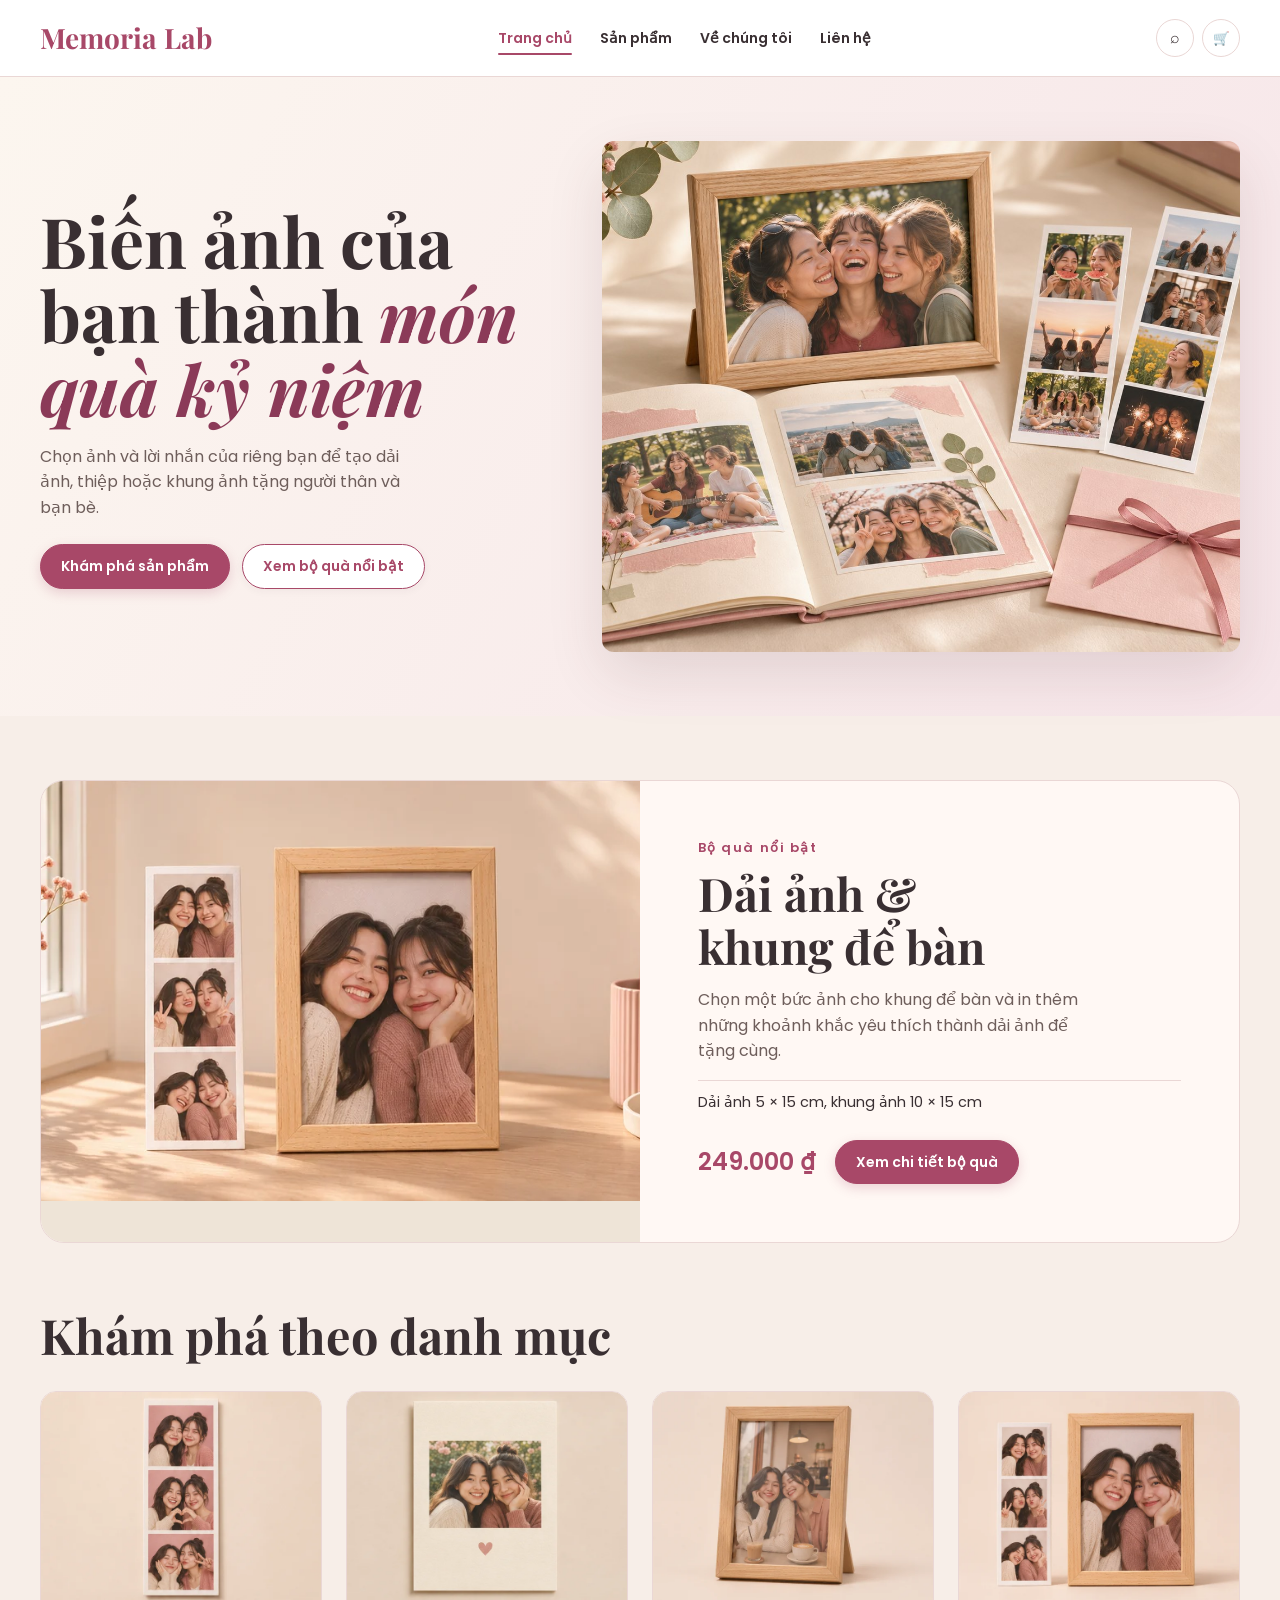
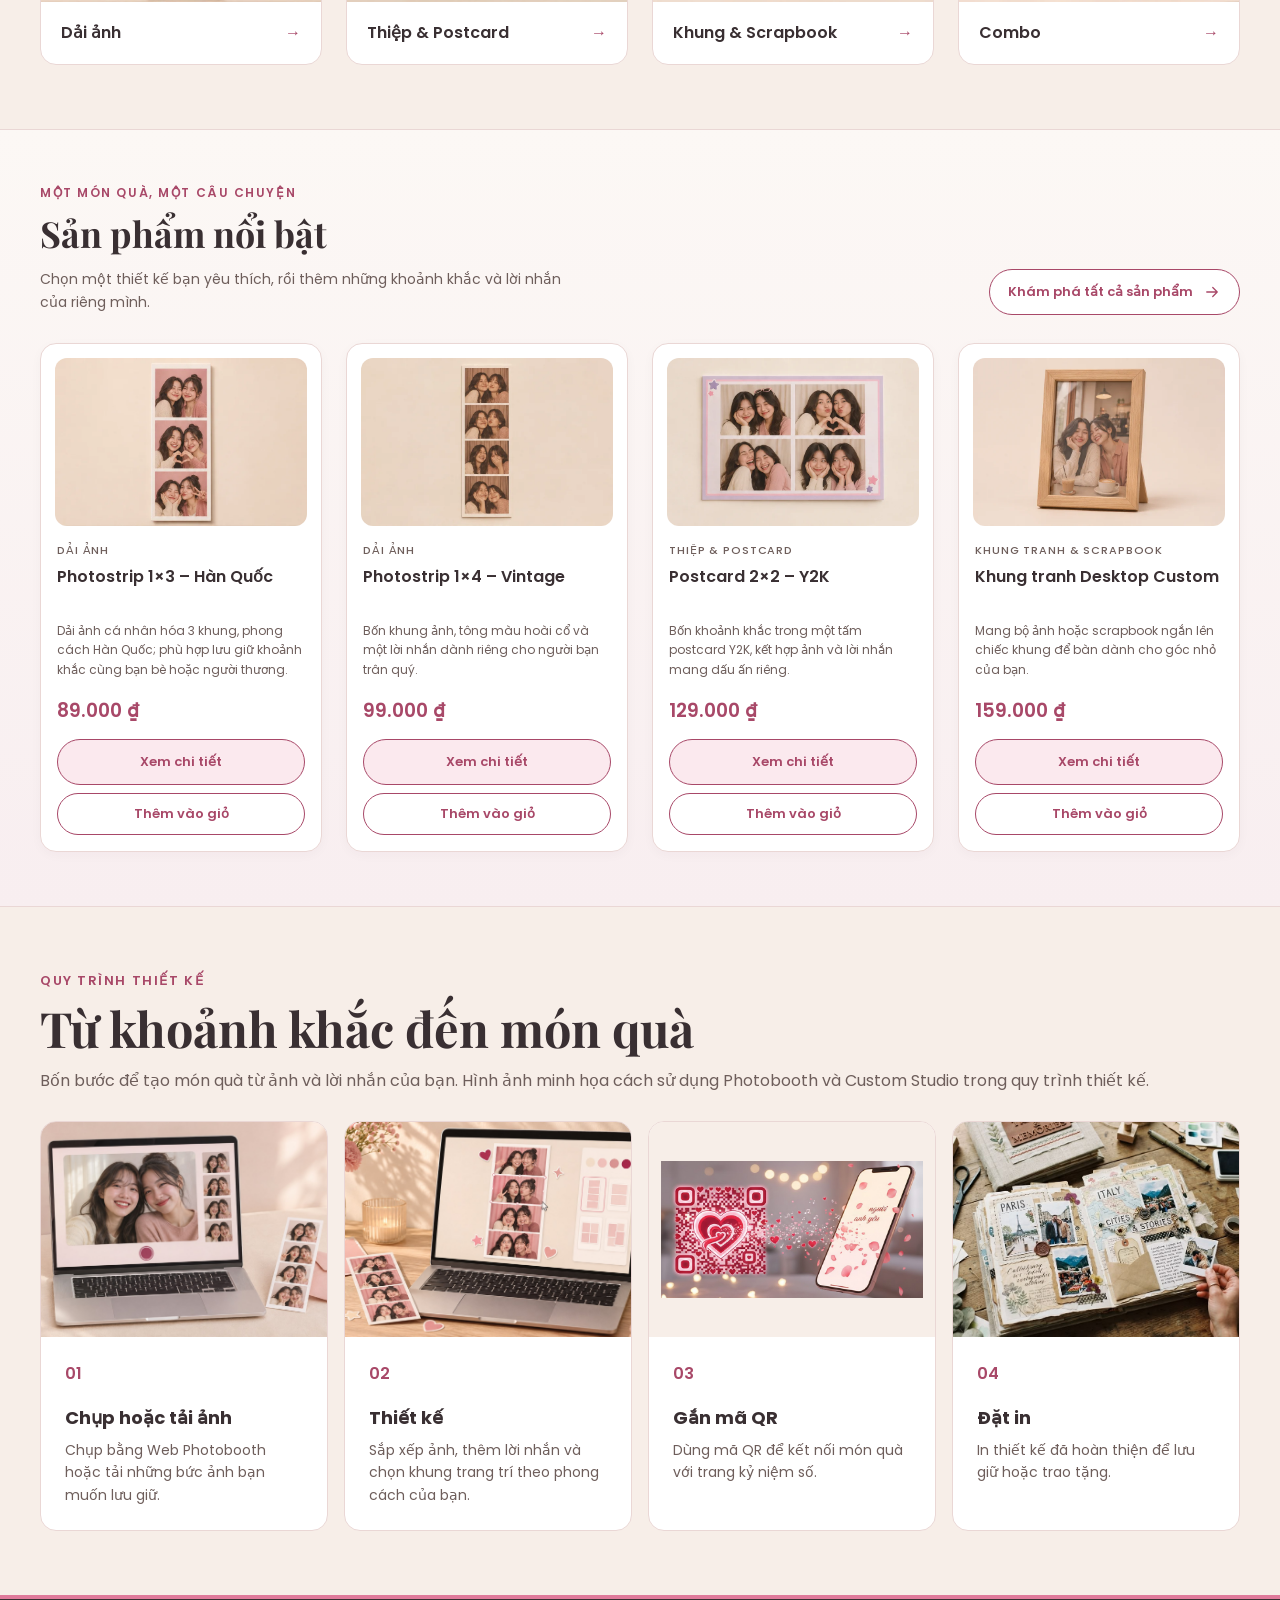
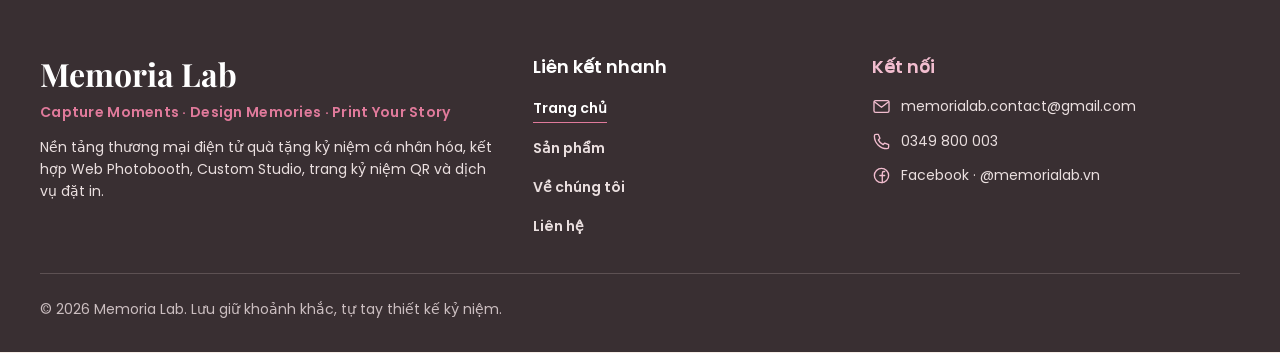
<file: index.html>
<!DOCTYPE html>
<html lang="vi">
<head>
  <meta charset="UTF-8">
  <meta name="viewport" content="width=device-width, initial-scale=1.0">
  <title>Memoria Lab – Trang chủ</title>
  <link rel="icon" href="favicon.ico" sizes="16x16 32x32">
  <link rel="icon" href="images/memoria-favicon.svg" type="image/svg+xml" sizes="any">
  <link rel="stylesheet" href="css/style.css?v=ux-20261112">
  <link rel="stylesheet" href="css/home.css?v=gallery">
  <script src="js/products.js?v=gallery-2" defer></script>
  <script src="js/cart.js?v=cart-customization-20261112" defer></script>
  <script src="js/cart-storage.js?v=cart-customization-20261112" defer></script>
  <script src="js/cart-ui.js?v=cart-feedback-20261112" defer></script>
  <script src="js/render-products.js?v=cart-feedback" defer></script>
</head>
<body>

  <!-- HEADER DÙNG CHUNG CHO 4 TRANG -->
  <header class="site-header">
    <div class="container site-header__inner">
      <a class="brand" href="index.html" aria-label="Memoria Lab - Trang chủ">
        <span class="brand__name">Memoria Lab</span>
      </a>

      <nav class="site-nav" aria-label="Điều hướng chính">
        <a class="nav-link nav-link--active" href="index.html">Trang chủ</a>
        <a class="nav-link" href="products.html">Sản phẩm</a>
        <a class="nav-link" href="about.html">Về chúng tôi</a>
        <a class="nav-link" href="contact.html">Liên hệ</a>
      </nav>

      <div class="header-actions" aria-label="Tiện ích">
        <a class="icon-button"
   href="products.html#product-search"
   aria-label="Tìm kiếm sản phẩm">⌕</a>
        <button class="icon-button" type="button" aria-label="Giỏ hàng">🛒</button>
      </div>
    </div>
  </header>

  <main>
    <!-- HERO -->
    <section class="hero home-hero" aria-labelledby="home-title">
      <div class="container hero__grid">
        <div class="hero__content">
          <h1 id="home-title">Biến ảnh của bạn thành <em>món quà kỷ niệm</em></h1>
          <p class="hero__text">
            Chọn ảnh và lời nhắn của riêng bạn để tạo dải ảnh, thiệp hoặc
            khung ảnh tặng người thân và bạn bè.
          </p>
          <div class="hero__actions">
            <a class="btn btn--primary" href="products.html">Khám phá sản phẩm</a>
            <a class="btn btn--secondary" href="#bo-qua-noi-bat">Xem bộ quà nổi bật</a>
          </div>
        </div>

        <div class="hero__image">
          <img
            class="home-hero-photo"
            src="images/hero-memoria.jpg"
            alt="Khung ảnh để bàn, dải ảnh và scrapbook lưu lại những khoảnh khắc cùng bạn bè"
            width="1672"
            height="941"
            fetchpriority="high"
            decoding="async"
          >
        </div>
      </div>
    </section>

    <section class="container home-spotlight" id="bo-qua-noi-bat"
             aria-labelledby="home-spotlight-title" data-spotlight-product="8">
      <div class="home-spotlight__content">
        <p class="eyebrow">Bộ quà nổi bật</p>
        <h2 id="home-spotlight-title">Dải ảnh &amp; khung để bàn</h2>
        <p class="home-spotlight__description">Chọn một bức ảnh cho khung để bàn và in thêm những khoảnh khắc yêu thích thành dải ảnh để tặng cùng.</p>
        <p class="home-spotlight__spec" data-spotlight-spec hidden></p>
        <div class="home-spotlight__actions">
          <p class="home-spotlight__price" data-spotlight-price hidden></p>
          <a class="btn btn--primary" href="product-detail.html?id=8">Xem chi tiết bộ quà</a>
        </div>
      </div>
      <div class="home-spotlight__visual">
        <img src="images/products/gallery/combo-lifestyle.webp" width="1024" height="512"
             alt="Minh họa bộ quà gồm một dải ảnh dọc và một khung ảnh để bàn"
             loading="lazy" decoding="async">
      </div>
    </section>

    <section class="section home-categories" aria-labelledby="home-categories-title">
      <div class="container">
        <div class="section-heading">
          <h2 id="home-categories-title">Khám phá theo danh mục</h2>
        </div>
        <div class="home-category-grid">
          <a class="home-category" href="products.html?category=photostrip">
            <img src="images/products/gallery/photostrip-overview.webp" alt="" width="1024" height="512" loading="lazy" decoding="async">
            <span>Dải ảnh<span aria-hidden="true">→</span></span>
          </a>
          <a class="home-category" href="products.html?category=cards">
            <img src="images/products/gallery/card-overview.webp" alt="" width="1024" height="506" loading="lazy" decoding="async">
            <span>Thiệp &amp; Postcard<span aria-hidden="true">→</span></span>
          </a>
          <a class="home-category" href="products.html?category=frames">
            <img src="images/products/gallery/frame-overview.webp" alt="" width="1024" height="510" loading="lazy" decoding="async">
            <span>Khung &amp; Scrapbook<span aria-hidden="true">→</span></span>
          </a>
          <a class="home-category" href="products.html?category=combo">
            <img src="images/products/gallery/combo-overview.webp" alt="" width="1024" height="512" loading="lazy" decoding="async">
            <span>Combo<span aria-hidden="true">→</span></span>
          </a>
        </div>
      </div>
    </section>

    <!-- THUY: BAT DAU KHU VUC SAN PHAM NOI BAT -->
    <section class="section section--soft featured-products" id="featured-products"
             aria-labelledby="featured-products-title">
      <div class="container">
        <div class="featured-products__heading">
          <div class="featured-products__intro">
            <p class="featured-products__eyebrow">Một món quà, một câu chuyện</p>
            <h2 class="featured-products__title" id="featured-products-title">Sản phẩm nổi bật</h2>
            <p class="featured-products__description">
              Chọn một thiết kế bạn yêu thích, rồi thêm những khoảnh khắc
              và lời nhắn của riêng mình.
            </p>
          </div>
          <a class="featured-products__all" href="products.html">
            <span>Khám phá tất cả sản phẩm</span>
            <svg class="featured-products__arrow" width="18" height="18" viewBox="0 0 24 24" fill="none" aria-hidden="true" focusable="false">
                  <path d="M5 12h14m-6-6 6 6-6 6" stroke="currentColor" stroke-width="1.7" stroke-linecap="round" stroke-linejoin="round"></path>
                </svg>
          </a>
        </div>

        <div class="product-grid product-grid--featured featured-products__grid"
             id="featured-product-list" aria-live="polite">
          <p class="product-render-message">Đang tải sản phẩm nổi bật…</p>
        </div>
      </div>
    </section>
    <!-- THUY: KET THUC KHU VUC SAN PHAM NOI BAT -->

    <!-- HOW IT WORKS -->
    <section class="section home-process" id="how-it-works" aria-labelledby="home-process-title">
      <div class="container">
        <div class="section-heading">
          <p class="eyebrow">QUY TRÌNH THIẾT KẾ</p>
          <h2 id="home-process-title">Từ khoảnh khắc đến món quà</h2>
          <p>Bốn bước để tạo món quà từ ảnh và lời nhắn của bạn. Hình ảnh minh họa cách sử dụng Photobooth và Custom Studio trong quy trình thiết kế.</p>
        </div>

        <div class="steps-grid">
          <article class="step-card">
            <img src="images/photobooth-preview.jpg" alt="Xem trước bố cục dải ảnh khi chụp Photobooth" loading="lazy" decoding="async">
            <div class="home-process__content">
              <span class="step-card__number">01</span>
              <h3>Chụp hoặc tải ảnh</h3>
              <p>Chụp bằng Web Photobooth hoặc tải những bức ảnh bạn muốn lưu giữ.</p>
            </div>
          </article>
          <article class="step-card">
            <img src="images/studio-preview.jpg" alt="Sắp xếp ảnh và hình trang trí trong Custom Studio" loading="lazy" decoding="async">
            <div class="home-process__content">
              <span class="step-card__number">02</span>
              <h3>Thiết kế</h3>
              <p>Sắp xếp ảnh, thêm lời nhắn và chọn khung trang trí theo phong cách của bạn.</p>
            </div>
          </article>
          <article class="step-card">
            <img src="images/21572.png" alt="Mã QR dùng để mở trang kỷ niệm" loading="lazy" decoding="async">
            <div class="home-process__content">
              <span class="step-card__number">03</span>
              <h3>Gắn mã QR</h3>
              <p>Dùng mã QR để kết nối món quà với trang kỷ niệm số.</p>
            </div>
          </article>
          <article class="step-card">
            <img src="images/bd7de513cc42206d8eb39cbd60e7bbb6.jpg" alt="Các ảnh in được sắp xếp thành một trang scrapbook" loading="lazy" decoding="async">
            <div class="home-process__content">
              <span class="step-card__number">04</span>
              <h3>Đặt in</h3>
              <p>In thiết kế đã hoàn thiện để lưu giữ hoặc trao tặng.</p>
            </div>
          </article>
        </div>
      </div>
    </section>

  </main>

  <!-- FOOTER DO YẾN HOÀN THIỆN THEO ĐÚNG MỤC 2.4, 3.1, 3.5 & 4 TRONG ĐẶC TẢ PDF -->
  <footer class="site-footer">
    <div class="container">
      <!-- Bố cục 3 cột trên Desktop -> 2 cột trên Tablet -> 1 cột xếp dọc trên Mobile -->
      <div class="site-footer__inner">
        <!-- Nhóm 1: Logo (về index.html), Tagline & Giới thiệu ngắn -->
        <div class="site-footer__brand">
          <a class="brand brand--footer" href="index.html" aria-label="Memoria Lab - Quay về trang chủ">
            Memoria Lab
          </a>
          <p class="site-footer__tagline">
            Capture Moments · Design Memories · Print Your Story
          </p>
          <p class="site-footer__desc">
            Nền tảng thương mại điện tử quà tặng kỷ niệm cá nhân hóa, kết hợp
            Web Photobooth, Custom Studio, trang kỷ niệm QR và dịch vụ đặt in.
          </p>
        </div>

        <!-- Nhóm 2: Liên kết nhanh (Mục 2.4, 3.1 & 3.5: trỏ đúng 4 file HTML trong repository) -->
        <div class="site-footer__nav">
          <h3 class="site-footer__title">Liên kết nhanh</h3>
          <nav class="footer-links" aria-label="Liên kết chân trang">
            <a class="footer-link footer-link--active" href="index.html">Trang chủ</a>
            <a class="footer-link" href="products.html">Sản phẩm</a>
            <a class="footer-link" href="about.html">Về chúng tôi</a>
            <a class="footer-link" href="contact.html">Liên hệ</a>
          </nav>
        </div>

        <!-- Nhóm 3: Thông tin liên hệ & Mạng xã hội (Mục 2.4 & 3.4: chỉ điền sau khi nhóm xác nhận) -->
        <div class="site-footer__contact">
          <h3 class="site-footer__title">Kết nối</h3>
          <ul class="footer-contact">
            <li>
              <svg viewBox="0 0 24 24" aria-hidden="true"><rect x="2.5" y="4.5" width="19" height="15" rx="2"/><path d="m3 6 9 7 9-7"/></svg>
              <span><span class="footer-contact__label">Email </span>memorialab.contact@gmail.com</span>
            </li>
            <li>
              <svg viewBox="0 0 24 24" aria-hidden="true"><path d="M8 3H5a2 2 0 0 0-2 2c0 8.8 7.2 16 16 16a2 2 0 0 0 2-2v-3l-5-2-2 2a13 13 0 0 1-6-6l2-2-2-5Z"/></svg>
              <span><span class="footer-contact__label">Điện thoại </span>0349 800 003</span>
            </li>
            <li>
              <svg viewBox="0 0 24 24" aria-hidden="true"><circle cx="12" cy="12" r="9"/><path d="M13 21v-9h3m-6 0h3V9a2 2 0 0 1 2-2h1"/></svg>
              <span>Facebook · @memorialab.vn</span>
            </li>
          </ul>
        </div>
      </div>

      <!-- Dòng bản quyền dưới cùng -->
      <div class="site-footer__bottom">
        <p class="site-footer__copyright">
          © 2026 Memoria Lab. Lưu giữ khoảnh khắc, tự tay thiết kế kỷ niệm.
        </p>
      </div>
    </div>
  </footer>

</body>
</html>
</file>
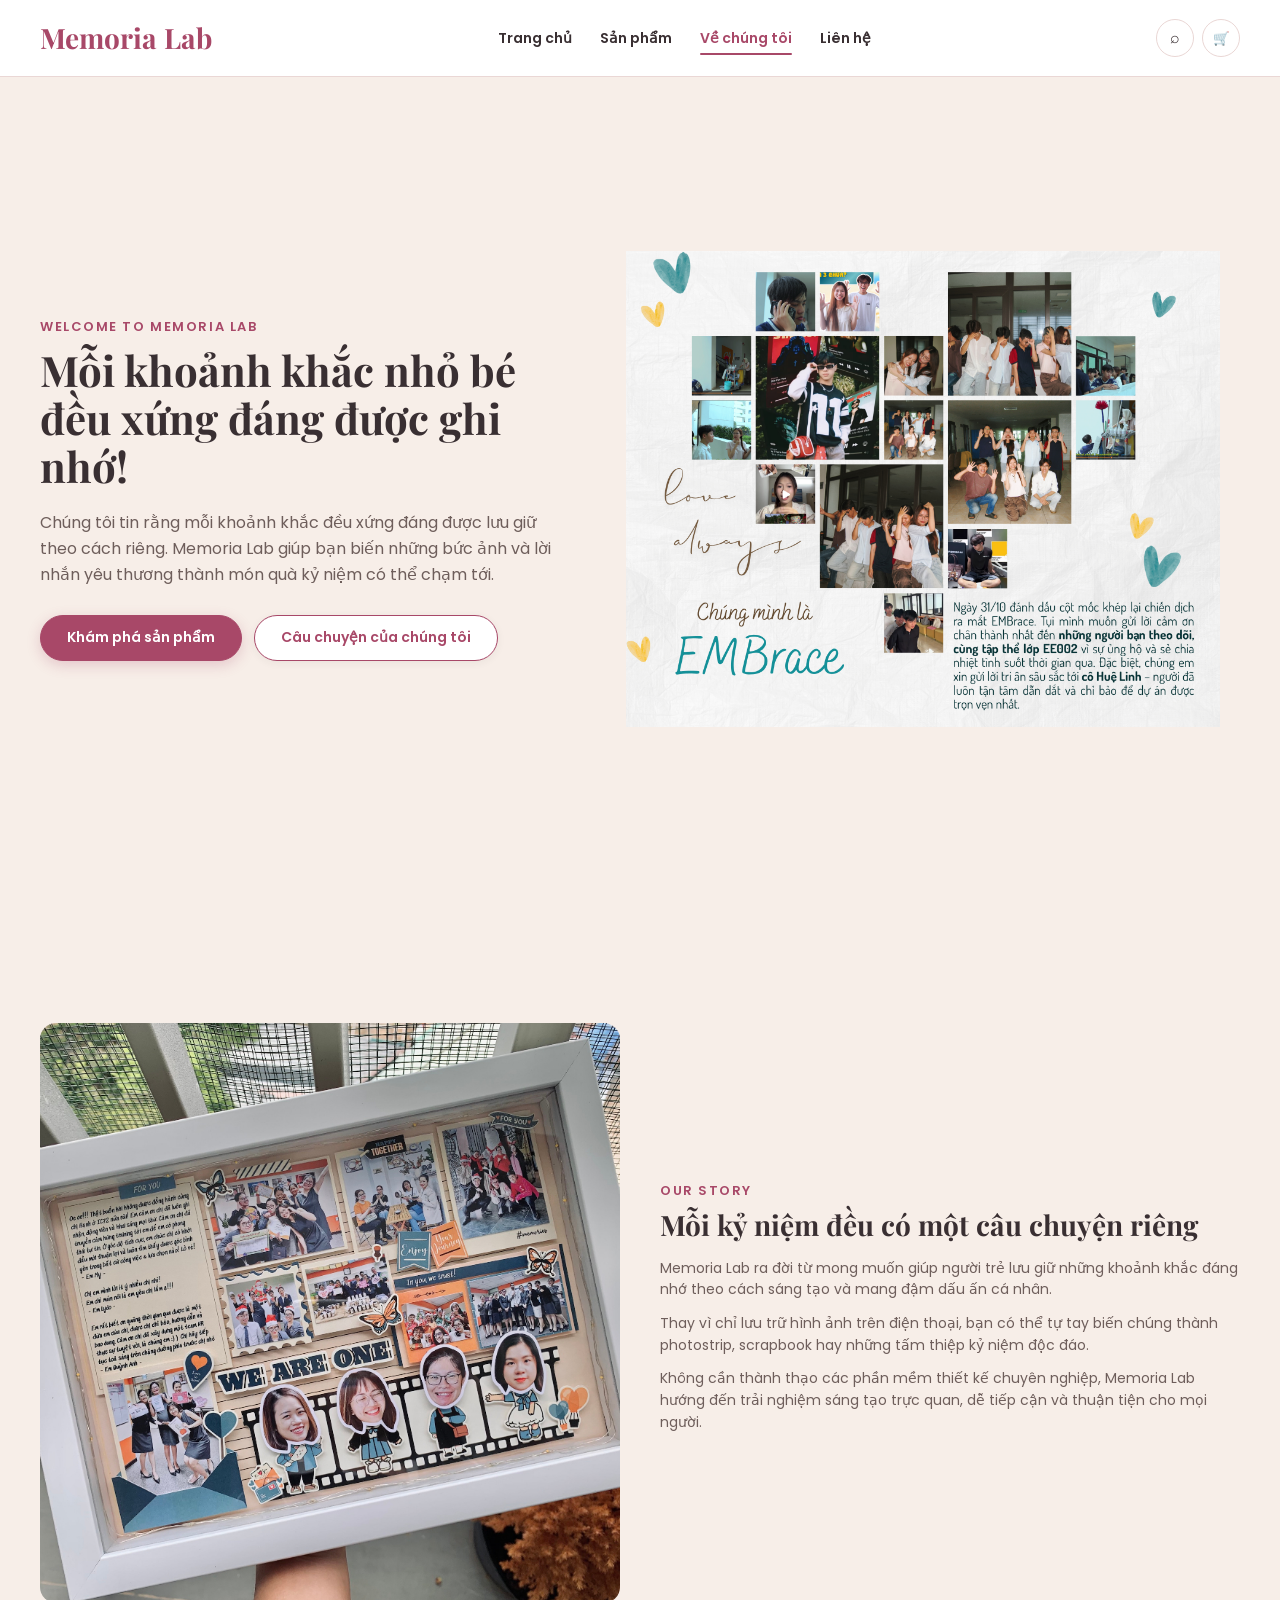
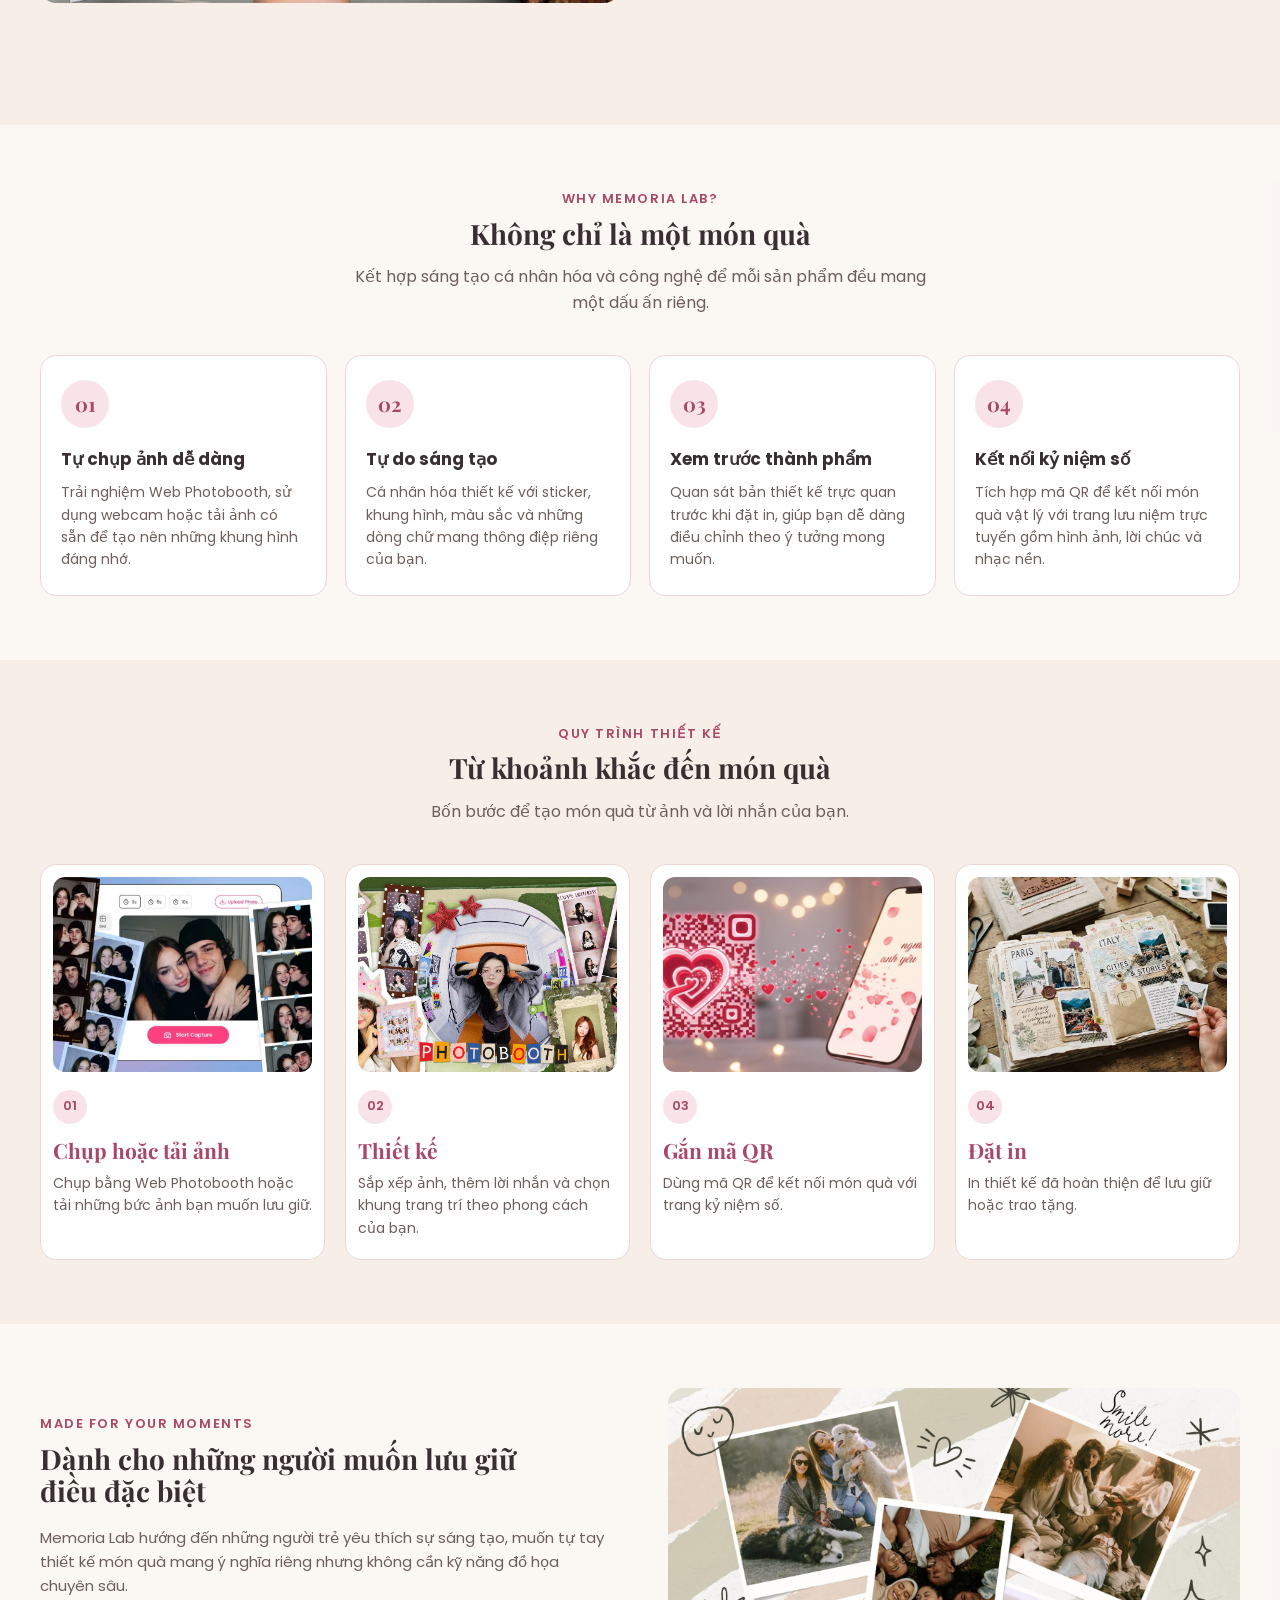
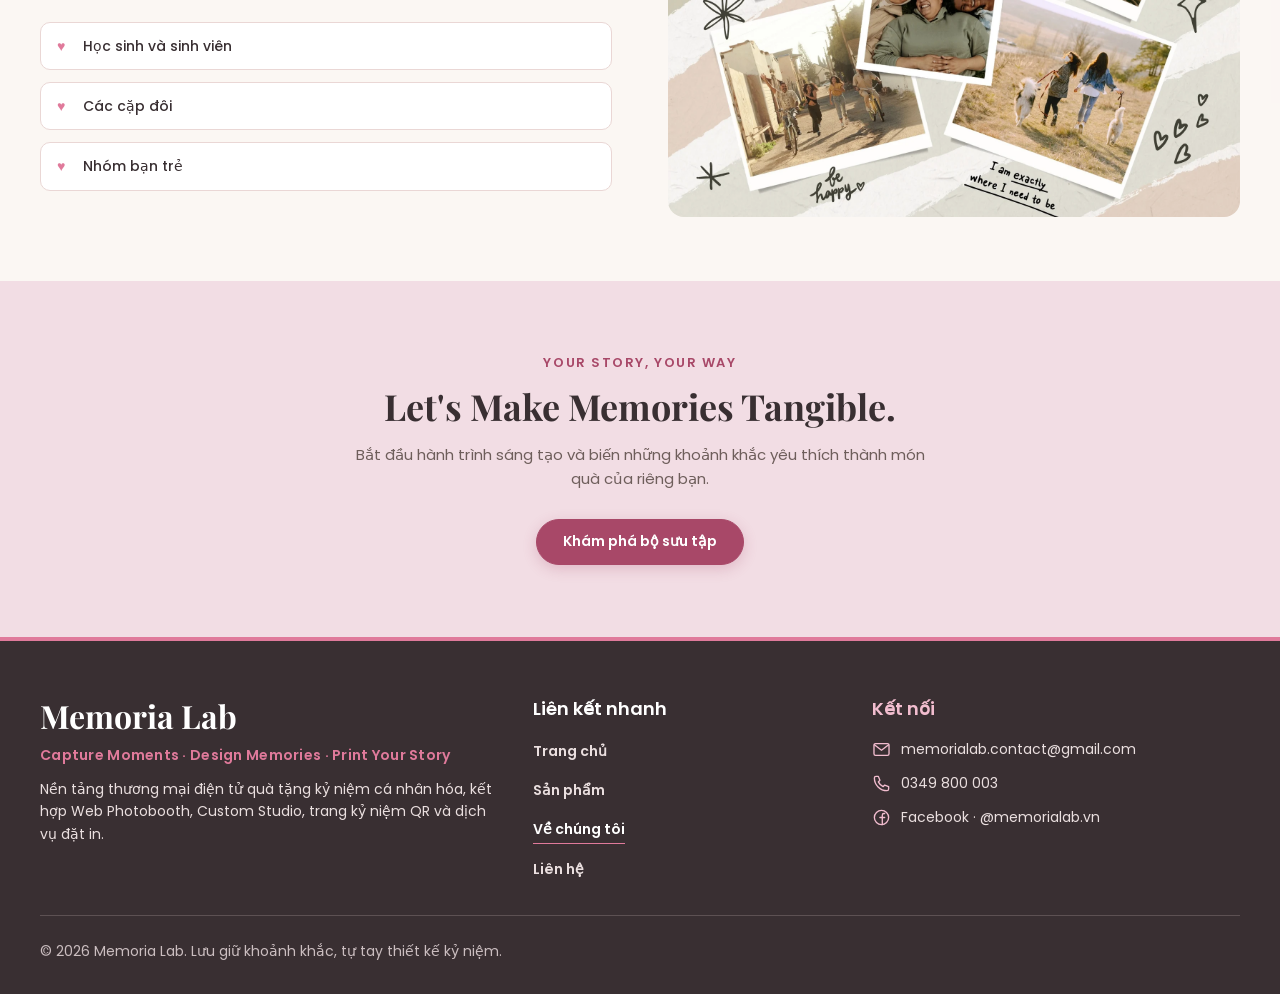
<file: about.html>
<!DOCTYPE html>
<html lang="vi">
<head>
    <meta charset="UTF-8">
    <meta name="viewport" content="width=device-width, initial-scale=1.0">
    <meta name="description" content="Khám phá Memoria Lab - nền tảng sáng tạo quà tặng kỷ niệm cá nhân hóa, kết nối Photobooth, thiết kế và in ấn.">
    <title>Về chúng tôi | Memoria Lab</title>
  <link rel="icon" href="favicon.ico" sizes="16x16 32x32">
  <link rel="icon" href="images/memoria-favicon.svg" type="image/svg+xml" sizes="any">
    <link rel="stylesheet" href="css/style.css?v=ket-noi">
    <link rel="stylesheet" href="css/about.css">
    <script src="js/products.js?v=gallery-2" defer></script>
    <script src="js/cart.js" defer></script>
    <script src="js/cart-storage.js" defer></script>
    <script src="js/cart-ui.js" defer></script>
</head>

<body>

  <!-- HEADER DÙNG CHUNG CHO 4 TRANG -->
  <header class="site-header">
    <div class="container site-header__inner">
      <a class="brand" href="index.html" aria-label="Memoria Lab - Trang chủ">
        <span class="brand__name">Memoria Lab</span>
      </a>

      <nav class="site-nav" aria-label="Điều hướng chính">
        <a class="nav-link" href="index.html">Trang chủ</a>
        <a class="nav-link" href="products.html">Sản phẩm</a>
        <a class="nav-link nav-link--active" aria-current="page" href="about.html">Về chúng tôi</a>
        <a class="nav-link" href="contact.html">Liên hệ</a>
      </nav>

      <div class="header-actions" aria-label="Tiện ích">
        <a class="icon-button"
   href="products.html#product-search"
   aria-label="Tìm kiếm sản phẩm">⌕</a>
        <button class="icon-button" type="button" aria-label="Giỏ hàng">🛒</button>
      </div>
    </div>
  </header>

    <main>

        <!-- 1. ABOUT HERO -->
        <section class="about-hero">
            <div class="container about-hero__grid">

                <div class="about-hero__content">
                    <p class="eyebrow">WELCOME TO MEMORIA LAB</p>

                    <h1>
                        Mỗi khoảnh khắc nhỏ bé đều xứng đáng được ghi nhớ!
                    </h1>

                    <p class="about-hero__text">
                        Chúng tôi tin rằng mỗi khoảnh khắc đều xứng đáng
                        được lưu giữ theo cách riêng. Memoria Lab giúp bạn
                        biến những bức ảnh và lời nhắn yêu thương thành
                        món quà kỷ niệm có thể chạm tới.
                    </p>

                    <div class="hero__actions">
                        <a href="products.html" class="btn btn--primary">
                            Khám phá sản phẩm
                        </a>

                        <a href="#our-story" class="btn btn--secondary">
                            Câu chuyện của chúng tôi
                        </a>
                    </div>
                </div>

                <div class="about-hero__image">
                    <img
                        src="images/5.png"
                        alt="Bộ sưu tập photostrip, scrapbook và thiệp kỷ niệm Memoria Lab">
                </div>

            </div>
        </section>


        <!-- 2. OUR STORY -->
        <section class="section about-story" id="our-story">
            <div class="container about-story__grid">

                <div class="about-story__image">
                    <img
                        src="images/vn-11134207-7qukw-lkerkt1kqnxk69.jpg"
                        alt="Không gian sáng tạo và trang trí quà tặng kỷ niệm">
                </div>

                <div class="about-story__content">
                    <p class="eyebrow">OUR STORY</p>

                    <h2>Mỗi kỷ niệm đều có một câu chuyện riêng</h2>

                    <p>
                        Memoria Lab ra đời từ mong muốn giúp người trẻ
                        lưu giữ những khoảnh khắc đáng nhớ theo cách
                        sáng tạo và mang đậm dấu ấn cá nhân.
                    </p>

                    <p>
                        Thay vì chỉ lưu trữ hình ảnh trên điện thoại,
                        bạn có thể tự tay biến chúng thành photostrip,
                        scrapbook hay những tấm thiệp kỷ niệm độc đáo.
                    </p>

                    <p>
                        Không cần thành thạo các phần mềm thiết kế
                        chuyên nghiệp, Memoria Lab hướng đến trải nghiệm
                        sáng tạo trực quan, dễ tiếp cận và thuận tiện
                        cho mọi người.
                    </p>
                </div>

            </div>
        </section>


        <!-- 3. OUR DIFFERENCE -->
        <section class="section section--soft about-values">
            <div class="container">

                <div class="section-heading about-section-heading">
                    <p class="eyebrow">WHY MEMORIA LAB?</p>
                    <h2>Không chỉ là một món quà</h2>
                    <p>
                        Kết hợp sáng tạo cá nhân hóa và công nghệ để
                        mỗi sản phẩm đều mang một dấu ấn riêng.
                    </p>
                </div>

                <div class="about-values__grid">

                    <article class="about-value-card">
                        <div class="about-value-card__icon"
                             aria-hidden="true">01</div>
                        <h3>Tự chụp ảnh dễ dàng</h3>
                        <p>
                            Trải nghiệm Web Photobooth, sử dụng webcam
                            hoặc tải ảnh có sẵn để tạo nên những
                            khung hình đáng nhớ.
                        </p>
                    </article>

                    <article class="about-value-card">
                        <div class="about-value-card__icon"
                             aria-hidden="true">02</div>
                        <h3>Tự do sáng tạo</h3>
                        <p>
                            Cá nhân hóa thiết kế với sticker, khung hình,
                            màu sắc và những dòng chữ mang thông điệp
                            riêng của bạn.
                        </p>
                    </article>

                    <article class="about-value-card">
                        <div class="about-value-card__icon"
                             aria-hidden="true">03</div>
                        <h3>Xem trước thành phẩm</h3>
                        <p>
                            Quan sát bản thiết kế trực quan trước khi
                            đặt in, giúp bạn dễ dàng điều chỉnh theo
                            ý tưởng mong muốn.
                        </p>
                    </article>

                    <article class="about-value-card">
                        <div class="about-value-card__icon"
                             aria-hidden="true">04</div>
                        <h3>Kết nối kỷ niệm số</h3>
                        <p>
                            Tích hợp mã QR để kết nối món quà vật lý
                            với trang lưu niệm trực tuyến gồm hình ảnh,
                            lời chúc và nhạc nền.
                        </p>
                    </article>

                </div>
            </div>
        </section>


        <!-- 4. OUR PROCESS -->
        <section class="section about-process">
            <div class="container">

                <div class="section-heading about-section-heading">
                    <p class="eyebrow">QUY TRÌNH THIẾT KẾ</p>
                    <h2>Từ khoảnh khắc đến món quà</h2>
                    <p>Bốn bước để tạo món quà từ ảnh và lời nhắn của bạn.</p>
                </div>

                <div class="about-process__grid">

                    <article class="about-process-card">
                        <img
                            src="images/chup_photobooth_tren_laptop_thumb_4225642aa1.webp"
                            alt="Minh họa bước chụp ảnh Photobooth">
                        <span class="about-process-card__number">01</span>
                        <h3>Chụp hoặc tải ảnh</h3>
                        <p>Chụp bằng Web Photobooth hoặc tải những bức ảnh bạn muốn lưu giữ.</p>
                    </article>

                    <article class="about-process-card">
                        <img
                            src="images/1788948688330-2c33e2ba-3e52-4bed-b381-44b4cc8541bb-mmmmmm.png"
                            alt="Minh họa bước thiết kế và trang trí">
                        <span class="about-process-card__number">02</span>
                        <h3>Thiết kế</h3>
                        <p>Sắp xếp ảnh, thêm lời nhắn và chọn khung trang trí theo phong cách của bạn.</p>
                    </article>

                    <article class="about-process-card">
                        <img
                            src="images/21572.png"
                            alt="Minh họa mã QR kết nối kỷ niệm số">
                        <span class="about-process-card__number">03</span>
                        <h3>Gắn mã QR</h3>
                        <p>Dùng mã QR để kết nối món quà với trang kỷ niệm số.</p>
                    </article>

                    <article class="about-process-card">
                        <img
                            src="images/bd7de513cc42206d8eb39cbd60e7bbb6.jpg"
                            alt="Minh họa thành phẩm quà tặng được in">
                        <span class="about-process-card__number">04</span>
                        <h3>Đặt in</h3>
                        <p>In thiết kế đã hoàn thiện để lưu giữ hoặc trao tặng.</p>
                    </article>

                </div>
            </div>
        </section>


        <!-- 5. OUR AUDIENCE -->
        <section class="section section--soft about-audience">
            <div class="container about-audience__grid">

                <div class="about-audience__content">
                    <p class="eyebrow">MADE FOR YOUR MOMENTS</p>

                    <h2>Dành cho những người muốn lưu giữ điều đặc biệt</h2>

                    <p>
                        Memoria Lab hướng đến những người trẻ yêu thích
                        sự sáng tạo, muốn tự tay thiết kế món quà
                        mang ý nghĩa riêng nhưng không cần kỹ năng
                        đồ họa chuyên sâu.
                    </p>

                    <ul class="about-audience__list">
                        <li>Học sinh và sinh viên</li>
                        <li>Các cặp đôi</li>
                        <li>Nhóm bạn trẻ</li>
                    </ul>
                </div>

                <div class="about-audience__image">
                    <img
                        src="images/1600w-0PoFaV36UgU.webp"
                        alt="Những người trẻ cùng xem và chia sẻ ảnh kỷ niệm">
                </div>

            </div>
        </section>


        <!-- 6. CALL TO ACTION -->
        <section class="about-cta">
            <div class="container about-cta__content">
                <p class="eyebrow">YOUR STORY, YOUR WAY</p>

                <h2>Let's Make Memories Tangible.</h2>

                <p>
                    Bắt đầu hành trình sáng tạo và biến những
                    khoảnh khắc yêu thích thành món quà của riêng bạn.
                </p>

                <a href="products.html" class="btn btn--primary">
                    Khám phá bộ sưu tập
                </a>
            </div>
        </section>

    </main>


  <!-- FOOTER DO YẾN HOÀN THIỆN THEO ĐÚNG MỤC 2.4, 3.1, 3.5 & 4 TRONG ĐẶC TẢ PDF -->
  <footer class="site-footer">
    <div class="container">
      <!-- Bố cục 3 cột trên Desktop -> 2 cột trên Tablet -> 1 cột xếp dọc trên Mobile -->
      <div class="site-footer__inner">
        <!-- Nhóm 1: Logo (về index.html), Tagline & Giới thiệu ngắn -->
        <div class="site-footer__brand">
          <a class="brand brand--footer" href="index.html" aria-label="Memoria Lab - Quay về trang chủ">
            Memoria Lab
          </a>
          <p class="site-footer__tagline">
            Capture Moments · Design Memories · Print Your Story
          </p>
          <p class="site-footer__desc">
            Nền tảng thương mại điện tử quà tặng kỷ niệm cá nhân hóa, kết hợp
            Web Photobooth, Custom Studio, trang kỷ niệm QR và dịch vụ đặt in.
          </p>
        </div>

        <!-- Nhóm 2: Liên kết nhanh (Mục 2.4, 3.1 & 3.5: trỏ đúng 4 file HTML trong repository) -->
        <div class="site-footer__nav">
          <h3 class="site-footer__title">Liên kết nhanh</h3>
          <nav class="footer-links" aria-label="Liên kết chân trang">
            <a class="footer-link" href="index.html">Trang chủ</a>
            <a class="footer-link" href="products.html">Sản phẩm</a>
            <a class="footer-link footer-link--active" aria-current="page" href="about.html">Về chúng tôi</a>
            <a class="footer-link" href="contact.html">Liên hệ</a>
          </nav>
        </div>

        <!-- Nhóm 3: Thông tin liên hệ & Mạng xã hội (Mục 2.4 & 3.4: chỉ điền sau khi nhóm xác nhận) -->
        <div class="site-footer__contact">
          <h3 class="site-footer__title">Kết nối</h3>
          <ul class="footer-contact">
            <li>
              <svg viewBox="0 0 24 24" aria-hidden="true"><rect x="2.5" y="4.5" width="19" height="15" rx="2"/><path d="m3 6 9 7 9-7"/></svg>
              <span><span class="footer-contact__label">Email </span>memorialab.contact@gmail.com</span>
            </li>
            <li>
              <svg viewBox="0 0 24 24" aria-hidden="true"><path d="M8 3H5a2 2 0 0 0-2 2c0 8.8 7.2 16 16 16a2 2 0 0 0 2-2v-3l-5-2-2 2a13 13 0 0 1-6-6l2-2-2-5Z"/></svg>
              <span><span class="footer-contact__label">Điện thoại </span>0349 800 003</span>
            </li>
            <li>
              <svg viewBox="0 0 24 24" aria-hidden="true"><circle cx="12" cy="12" r="9"/><path d="M13 21v-9h3m-6 0h3V9a2 2 0 0 1 2-2h1"/></svg>
              <span>Facebook · @memorialab.vn</span>
            </li>
          </ul>
        </div>
      </div>

      <!-- Dòng bản quyền dưới cùng -->
      <div class="site-footer__bottom">
        <p class="site-footer__copyright">
          © 2026 Memoria Lab. Lưu giữ khoảnh khắc, tự tay thiết kế kỷ niệm.
        </p>
        
      </div>
    </div>
  </footer>

</body>
</html>
</file>
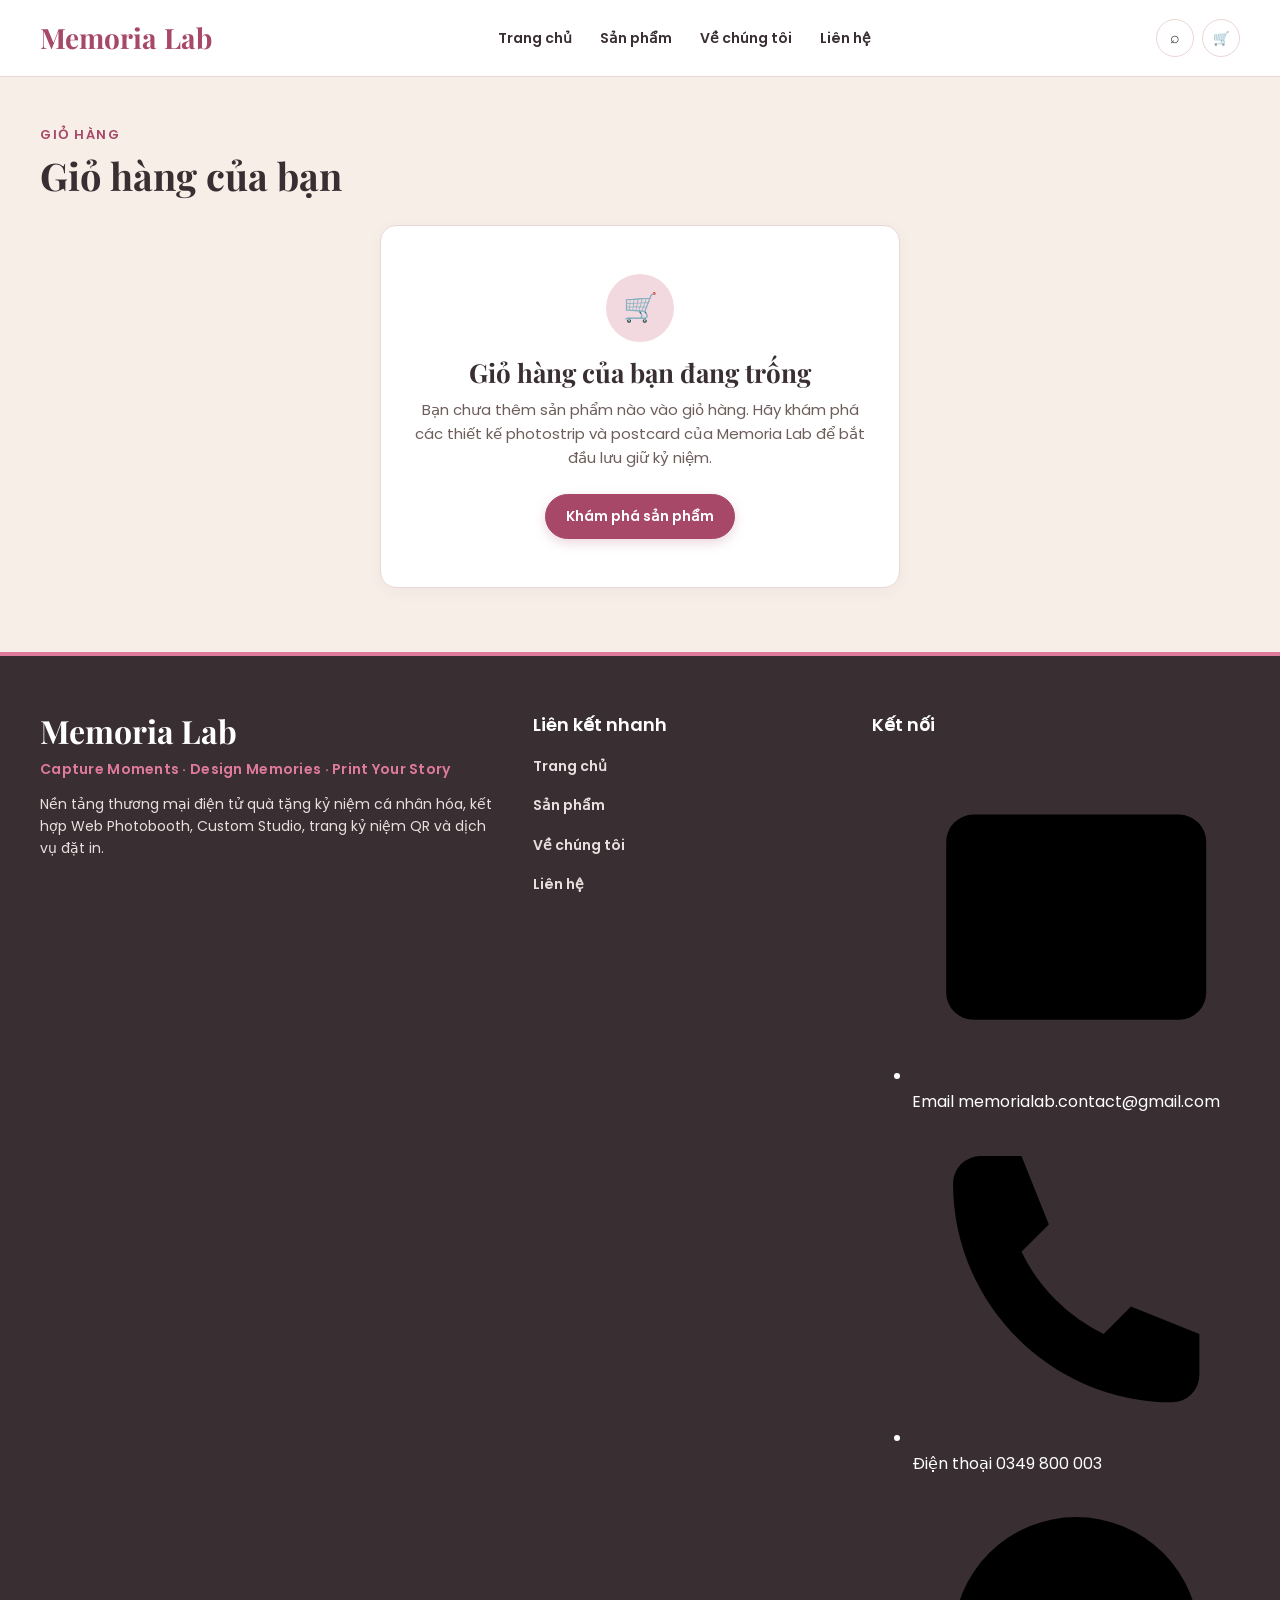
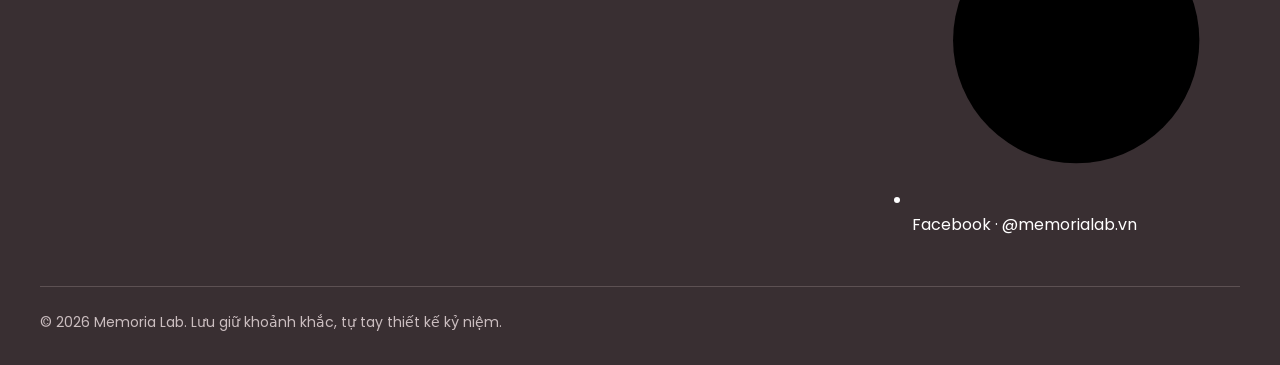
<file: cart.html>
<!DOCTYPE html>
<html lang="vi">
<head>
  <meta charset="UTF-8">
  <meta name="viewport" content="width=device-width, initial-scale=1.0">
  <title>Memoria Lab – Giỏ hàng</title>
  <link rel="icon" href="favicon.ico" sizes="16x16 32x32">
  <link rel="icon" href="images/memoria-favicon.svg" type="image/svg+xml" sizes="any">
  <link rel="stylesheet" href="css/cart.css?v=cart-customization-20261112">
      <script src="js/products.js?v=gallery-2" defer></script>
  <script src="js/cart.js?v=cart-customization-20261112" defer></script>
  <script src="js/cart-storage.js?v=cart-customization-20261112" defer></script>
  <script src="js/cart-ui.js?v=cart-feedback-20261112" defer></script>
</head>
<body>

  <!-- HEADER DÙNG CHUNG CHO 4 TRANG (Đưa trực tiếp từ index.html) -->
  <header class="site-header">
    <div class="container site-header__inner">
      <a class="brand" href="index.html" aria-label="Memoria Lab - Trang chủ">
        <span class="brand__name">Memoria Lab</span>
      </a>

      <nav class="site-nav" aria-label="Điều hướng chính">
        <a class="nav-link" href="index.html">Trang chủ</a>
        <a class="nav-link" href="products.html">Sản phẩm</a>
        <a class="nav-link" href="about.html">Về chúng tôi</a>
        <a class="nav-link" href="contact.html">Liên hệ</a>
      </nav>

      <div class="header-actions" aria-label="Tiện ích">
        <a class="icon-button"
           href="products.html#product-search"
           aria-label="Tìm kiếm sản phẩm">⌕</a>
        <button class="icon-button" type="button" aria-label="Giỏ hàng">🛒</button>
      </div>
    </div>
  </header>

  <main class="cart-page">
    <div class="container">
      <div class="section-heading cart-heading">
        <p class="eyebrow">GIỎ HÀNG</p>
        <h1 id="cart-title">Giỏ hàng của bạn</h1>
      </div>

      <!-- TRẠNG THÁI 1: GIỎ HÀNG CÓ SẢN PHẨM -->
      <section class="cart-layout" id="cart-content" aria-labelledby="cart-title" hidden>
        <div class="cart-items-panel">
          <div class="cart-list-head" aria-hidden="true">
            <span>Sản phẩm</span>
            <span class="text-center">Đơn giá</span>
            <span class="text-center">Số lượng</span>
            <span class="text-right">Thành tiền</span>
            <span class="sr-only">Xóa</span>
          </div>

          <ul class="cart-list" id="cart-items-list" aria-label="Danh sách sản phẩm trong giỏ hàng">
            <!-- Các dòng sản phẩm (.cart-item) được render tự động từ js/cart.js -->
          </ul>

          <div class="cart-list-footer">
            <a class="text-link" href="products.html">← Tiếp tục mua sắm</a>
            <button type="button"
                    class="cart-clear-btn"
                    id="btn-clear-cart"
                    aria-label="Xóa toàn bộ sản phẩm trong giỏ hàng">
              Xóa toàn bộ giỏ hàng
            </button>
          </div>
        </div>

        <!-- Khu vực tổng kết: chỉ giữ đúng Tổng số lượng, Tổng tiền và nút Đặt hàng -->
        <aside class="cart-summary" aria-labelledby="cart-summary-title">
          <h2 id="cart-summary-title" class="cart-summary__title">Tổng kết giỏ hàng</h2>

          <dl class="cart-summary__list" aria-live="polite">
            <div class="cart-summary__row">
              <dt>Tổng số lượng</dt>
              <dd><strong id="summary-total-qty">0</strong> sản phẩm</dd>
            </div>
            <div class="cart-summary__row cart-summary__row--total">
              <dt>Tổng tiền</dt>
              <dd id="summary-total-price">0 đ</dd>
            </div>
          </dl>

        </aside>
      </section>

      <!-- TRẠNG THÁI 2: GIỎ HÀNG TRỐNG -->
      <section class="cart-empty" id="cart-empty" aria-labelledby="empty-cart-title" aria-live="polite" hidden>
        <div class="cart-empty__icon" aria-hidden="true">🛒</div>
        <h2 id="empty-cart-title" class="cart-empty__title">Giỏ hàng của bạn đang trống</h2>
        <p class="cart-empty__desc">
          Bạn chưa thêm sản phẩm nào vào giỏ hàng. Hãy khám phá các thiết kế photostrip và postcard của Memoria Lab để bắt đầu lưu giữ kỷ niệm.
        </p>
        <a class="btn btn--primary" href="products.html">Khám phá sản phẩm</a>
      </section>
    </div>
  </main>

  <!-- FOOTER DO YẾN HOÀN THIỆN (Đưa trực tiếp từ index.html) -->
  <footer class="site-footer">
    <div class="container">
      <!-- Bố cục 3 cột trên Desktop -> 2 cột trên Tablet -> 1 cột xếp dọc trên Mobile -->
      <div class="site-footer__inner">
        <!-- Nhóm 1: Logo (về index.html), Tagline & Giới thiệu ngắn -->
        <div class="site-footer__brand">
          <a class="brand brand--footer" href="index.html" aria-label="Memoria Lab - Quay về trang chủ">
            Memoria Lab
          </a>
          <p class="site-footer__tagline">
            Capture Moments · Design Memories · Print Your Story
          </p>
          <p class="site-footer__desc">
            Nền tảng thương mại điện tử quà tặng kỷ niệm cá nhân hóa, kết hợp
            Web Photobooth, Custom Studio, trang kỷ niệm QR và dịch vụ đặt in.
          </p>
        </div>

        <!-- Nhóm 2: Liên kết nhanh (Mục 2.4, 3.1 & 3.5: trỏ đúng 4 file HTML trong repository) -->
        <div class="site-footer__nav">
          <h3 class="site-footer__title">Liên kết nhanh</h3>
          <nav class="footer-links" aria-label="Liên kết chân trang">
            <a class="footer-link" href="index.html">Trang chủ</a>
            <a class="footer-link" href="products.html">Sản phẩm</a>
            <a class="footer-link" href="about.html">Về chúng tôi</a>
            <a class="footer-link" href="contact.html">Liên hệ</a>
          </nav>
        </div>

        <!-- Nhóm 3: Thông tin liên hệ & Mạng xã hội (Mục 2.4 & 3.4: chỉ điền sau khi nhóm xác nhận) -->
        <div class="site-footer__contact">
          <h3 class="site-footer__title">Kết nối</h3>
          <ul class="footer-contact">
            <li>
              <svg viewBox="0 0 24 24" aria-hidden="true"><rect x="2.5" y="4.5" width="19" height="15" rx="2"/><path d="m3 6 9 7 9-7"/></svg>
              <span><span class="footer-contact__label">Email </span>memorialab.contact@gmail.com</span>
            </li>
            <li>
              <svg viewBox="0 0 24 24" aria-hidden="true"><path d="M8 3H5a2 2 0 0 0-2 2c0 8.8 7.2 16 16 16a2 2 0 0 0 2-2v-3l-5-2-2 2a13 13 0 0 1-6-6l2-2-2-5Z"/></svg>
              <span><span class="footer-contact__label">Điện thoại </span>0349 800 003</span>
            </li>
            <li>
              <svg viewBox="0 0 24 24" aria-hidden="true"><circle cx="12" cy="12" r="9"/><path d="M13 21v-9h3m-6 0h3V9a2 2 0 0 1 2-2h1"/></svg>
              <span>Facebook · @memorialab.vn</span>
            </li>
          </ul>
        </div>
      </div>

      <!-- Dòng bản quyền dưới cùng -->
      <div class="site-footer__bottom">
        <p class="site-footer__copyright">
          © 2026 Memoria Lab. Lưu giữ khoảnh khắc, tự tay thiết kế kỷ niệm.
        </p>
      </div>
    </div>
  </footer>

</body>
</html>
</file>
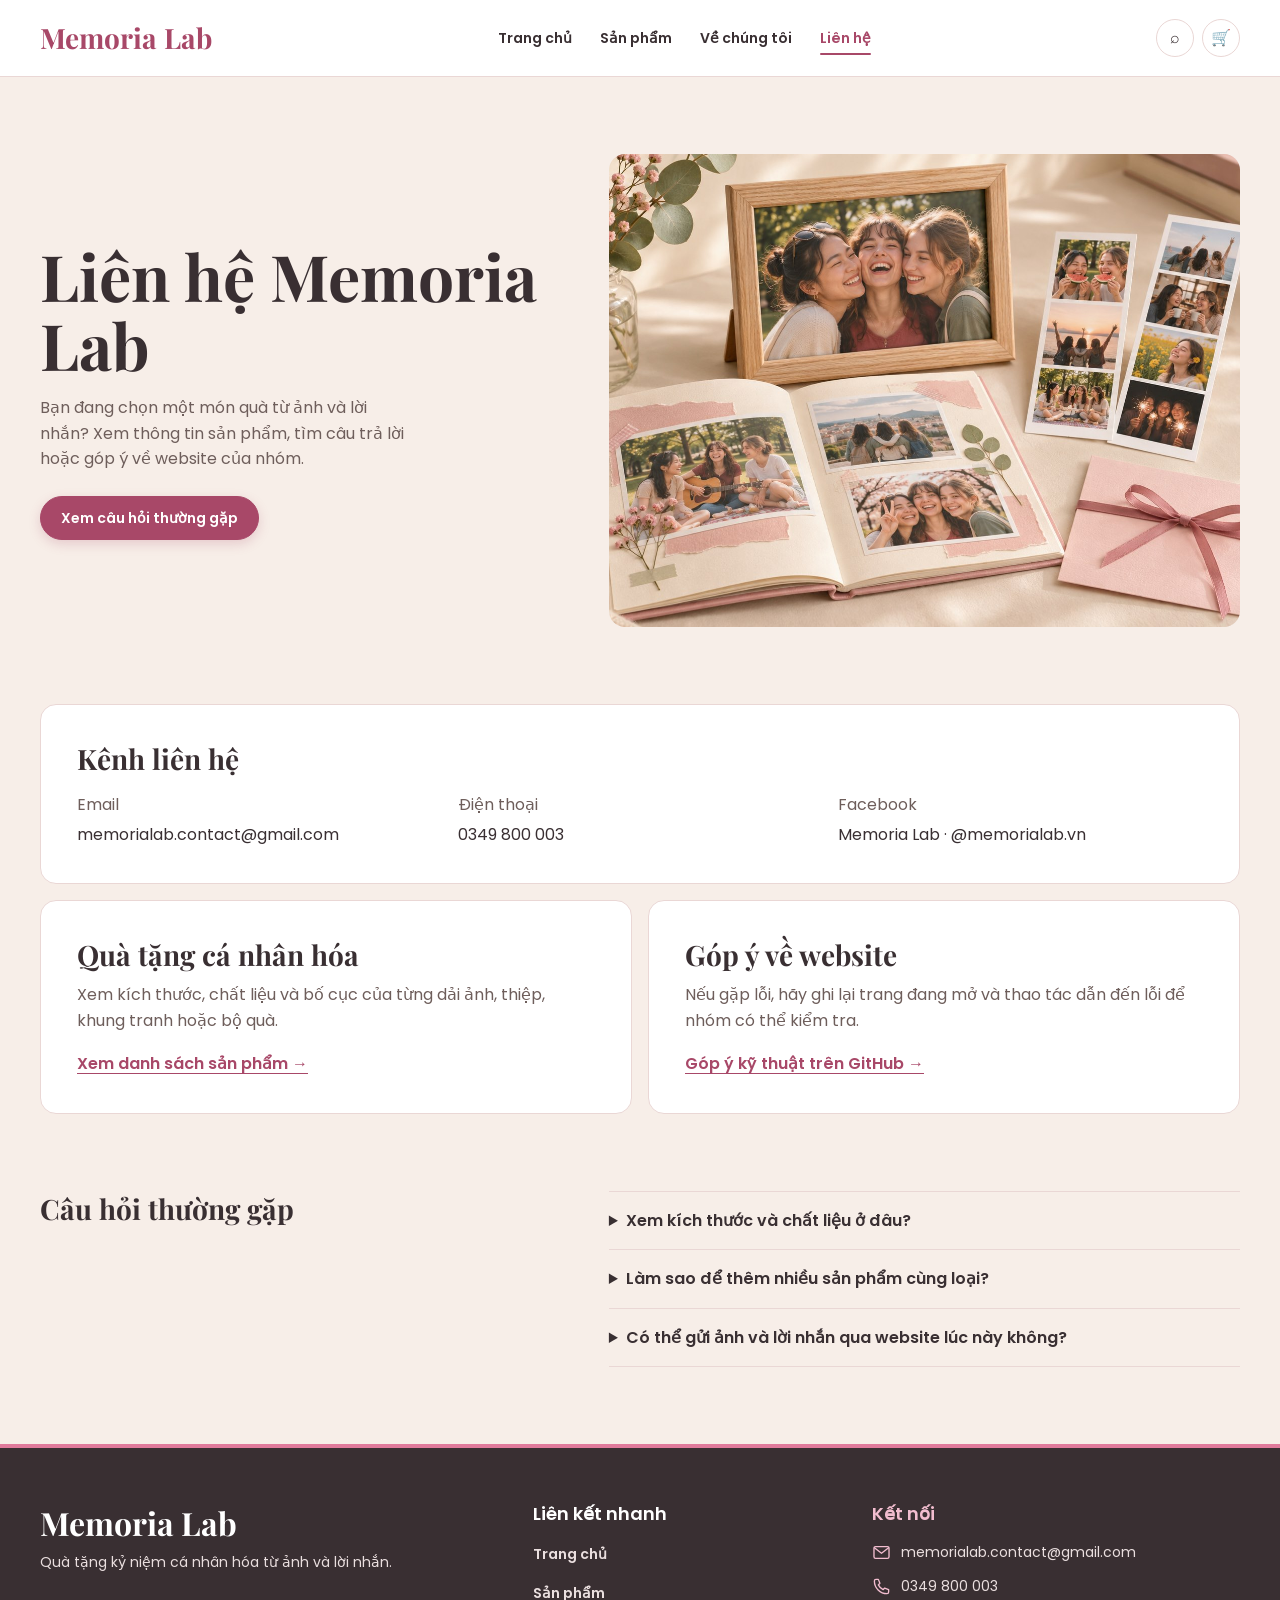
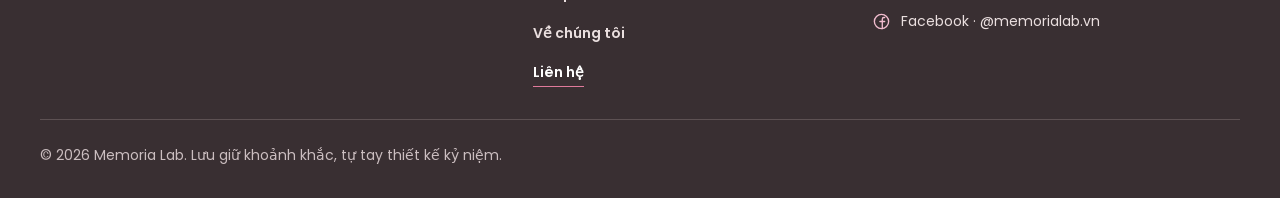
<file: contact.html>
<!DOCTYPE html>
<html lang="vi">
<head>
  <meta charset="UTF-8">
  <meta name="viewport" content="width=device-width, initial-scale=1.0">
  <meta name="description" content="Tìm thông tin về quà tặng cá nhân hóa và gửi góp ý về website Memoria Lab.">
  <title>Liên hệ | Memoria Lab</title>
  <link rel="icon" href="favicon.ico" sizes="16x16 32x32">
  <link rel="icon" href="images/memoria-favicon.svg" type="image/svg+xml" sizes="any">
  <link rel="stylesheet" href="css/style.css?v=ket-noi">
  <link rel="stylesheet" href="css/contact.css">
  <script src="js/products.js?v=gallery-2" defer></script>
  <script src="js/cart.js" defer></script>
  <script src="js/cart-storage.js" defer></script>
  <script src="js/cart-ui.js" defer></script>
</head>
<body>
  <header class="site-header">
    <div class="container site-header__inner">
      <a class="brand" href="index.html" aria-label="Memoria Lab - Trang chủ">
        <span class="brand__name">Memoria Lab</span>
      </a>
      <nav class="site-nav" aria-label="Điều hướng chính">
        <a class="nav-link" href="index.html">Trang chủ</a>
        <a class="nav-link" href="products.html">Sản phẩm</a>
        <a class="nav-link" href="about.html">Về chúng tôi</a>
        <a class="nav-link nav-link--active" href="contact.html" aria-current="page">Liên hệ</a>
      </nav>
      <div class="header-actions" aria-label="Tiện ích">
        <a class="icon-button" href="products.html#product-search" aria-label="Tìm kiếm sản phẩm">⌕</a>
        <a class="icon-button" href="cart.html" aria-label="Giỏ hàng">🛒</a>
      </div>
    </div>
  </header>

  <main class="contact-page">
    <section class="contact-hero container" aria-labelledby="contact-title">
      <div class="contact-hero__content">
        <h1 id="contact-title">Liên hệ Memoria Lab</h1>
        <p>Bạn đang chọn một món quà từ ảnh và lời nhắn? Xem thông tin sản phẩm, tìm câu trả lời hoặc góp ý về website của nhóm.</p>
        <a class="btn btn--primary" href="#cau-hoi">Xem câu hỏi thường gặp</a>
      </div>
      <img class="contact-hero__photo" src="images/hero-memoria.jpg" width="1672" height="941"
           alt="Dải ảnh, khung ảnh và scrapbook dùng làm quà tặng">
    </section>

    <section class="container contact-topics" aria-label="Nội dung hỗ trợ">
      <article class="contact-channels">
        <h2>Kênh liên hệ</h2>
        <dl>
          <div>
            <dt>Email</dt>
            <dd>memorialab.contact@gmail.com</dd>
          </div>
          <div>
            <dt>Điện thoại</dt>
            <dd>0349 800 003</dd>
          </div>
          <div>
            <dt>Facebook</dt>
            <dd>Memoria Lab · @memorialab.vn</dd>
          </div>
        </dl>
      </article>
      <article>
        <h2>Quà tặng cá nhân hóa</h2>
        <p>Xem kích thước, chất liệu và bố cục của từng dải ảnh, thiệp, khung tranh hoặc bộ quà.</p>
        <a href="products.html">Xem danh sách sản phẩm →</a>
      </article>
      <article>
        <h2>Góp ý về website</h2>
        <p>Nếu gặp lỗi, hãy ghi lại trang đang mở và thao tác dẫn đến lỗi để nhóm có thể kiểm tra.</p>
        <a href="https://github.com/huytran31241023748-code/Memoria-Lab/issues">Góp ý kỹ thuật trên GitHub →</a>
      </article>
    </section>

    <section class="container contact-faq" id="cau-hoi" aria-labelledby="faq-title">
      <h2 id="faq-title">Câu hỏi thường gặp</h2>
      <div>
        <details>
          <summary>Xem kích thước và chất liệu ở đâu?</summary>
          <p>Mở một sản phẩm từ danh sách và xem mục Thông tin sản phẩm. Với bộ quà, quy cách liệt kê riêng kích thước dải ảnh và khổ ảnh dùng cho khung.</p>
        </details>
        <details>
          <summary>Làm sao để thêm nhiều sản phẩm cùng loại?</summary>
          <p>Nhập số lượng hoặc dùng nút tăng, giảm trên trang chi tiết, sau đó chọn Thêm vào giỏ. Bạn có thể chỉnh lại số lượng trong giỏ hàng.</p>
        </details>
        <details>
          <summary>Có thể gửi ảnh và lời nhắn qua website lúc này không?</summary>
          <p>Trang chi tiết cho phép xem thử các tùy chọn và nhập ghi chú tại chỗ. Ở phiên bản hiện tại, giỏ hàng lưu sản phẩm và số lượng trên trình duyệt.</p>
        </details>
      </div>
    </section>
  </main>

  <footer class="site-footer">
    <div class="container">
      <div class="site-footer__inner">
        <div class="site-footer__brand">
          <a class="brand brand--footer" href="index.html">Memoria Lab</a>
          <p class="site-footer__desc">Quà tặng kỷ niệm cá nhân hóa từ ảnh và lời nhắn.</p>
        </div>
        <div class="site-footer__nav">
          <h2 class="site-footer__title">Liên kết nhanh</h2>
          <nav class="footer-links" aria-label="Liên kết chân trang">
            <a class="footer-link" href="index.html">Trang chủ</a>
            <a class="footer-link" href="products.html">Sản phẩm</a>
            <a class="footer-link" href="about.html">Về chúng tôi</a>
            <a class="footer-link footer-link--active" href="contact.html" aria-current="page">Liên hệ</a>
          </nav>
        </div>
        <div class="site-footer__contact">
          <h2 class="site-footer__title">Kết nối</h2>
          <ul class="footer-contact">
            <li>
              <svg viewBox="0 0 24 24" aria-hidden="true"><rect x="2.5" y="4.5" width="19" height="15" rx="2"/><path d="m3 6 9 7 9-7"/></svg>
              <span><span class="footer-contact__label">Email </span>memorialab.contact@gmail.com</span>
            </li>
            <li>
              <svg viewBox="0 0 24 24" aria-hidden="true"><path d="M8 3H5a2 2 0 0 0-2 2c0 8.8 7.2 16 16 16a2 2 0 0 0 2-2v-3l-5-2-2 2a13 13 0 0 1-6-6l2-2-2-5Z"/></svg>
              <span><span class="footer-contact__label">Điện thoại </span>0349 800 003</span>
            </li>
            <li>
              <svg viewBox="0 0 24 24" aria-hidden="true"><circle cx="12" cy="12" r="9"/><path d="M13 21v-9h3m-6 0h3V9a2 2 0 0 1 2-2h1"/></svg>
              <span>Facebook · @memorialab.vn</span>
            </li>
          </ul>
        </div>
      </div>
      <div class="site-footer__bottom">
        <p class="site-footer__copyright">© 2026 Memoria Lab. Lưu giữ khoảnh khắc, tự tay thiết kế kỷ niệm.</p>
      </div>
    </div>
  </footer>
</body>
</html>
</file>
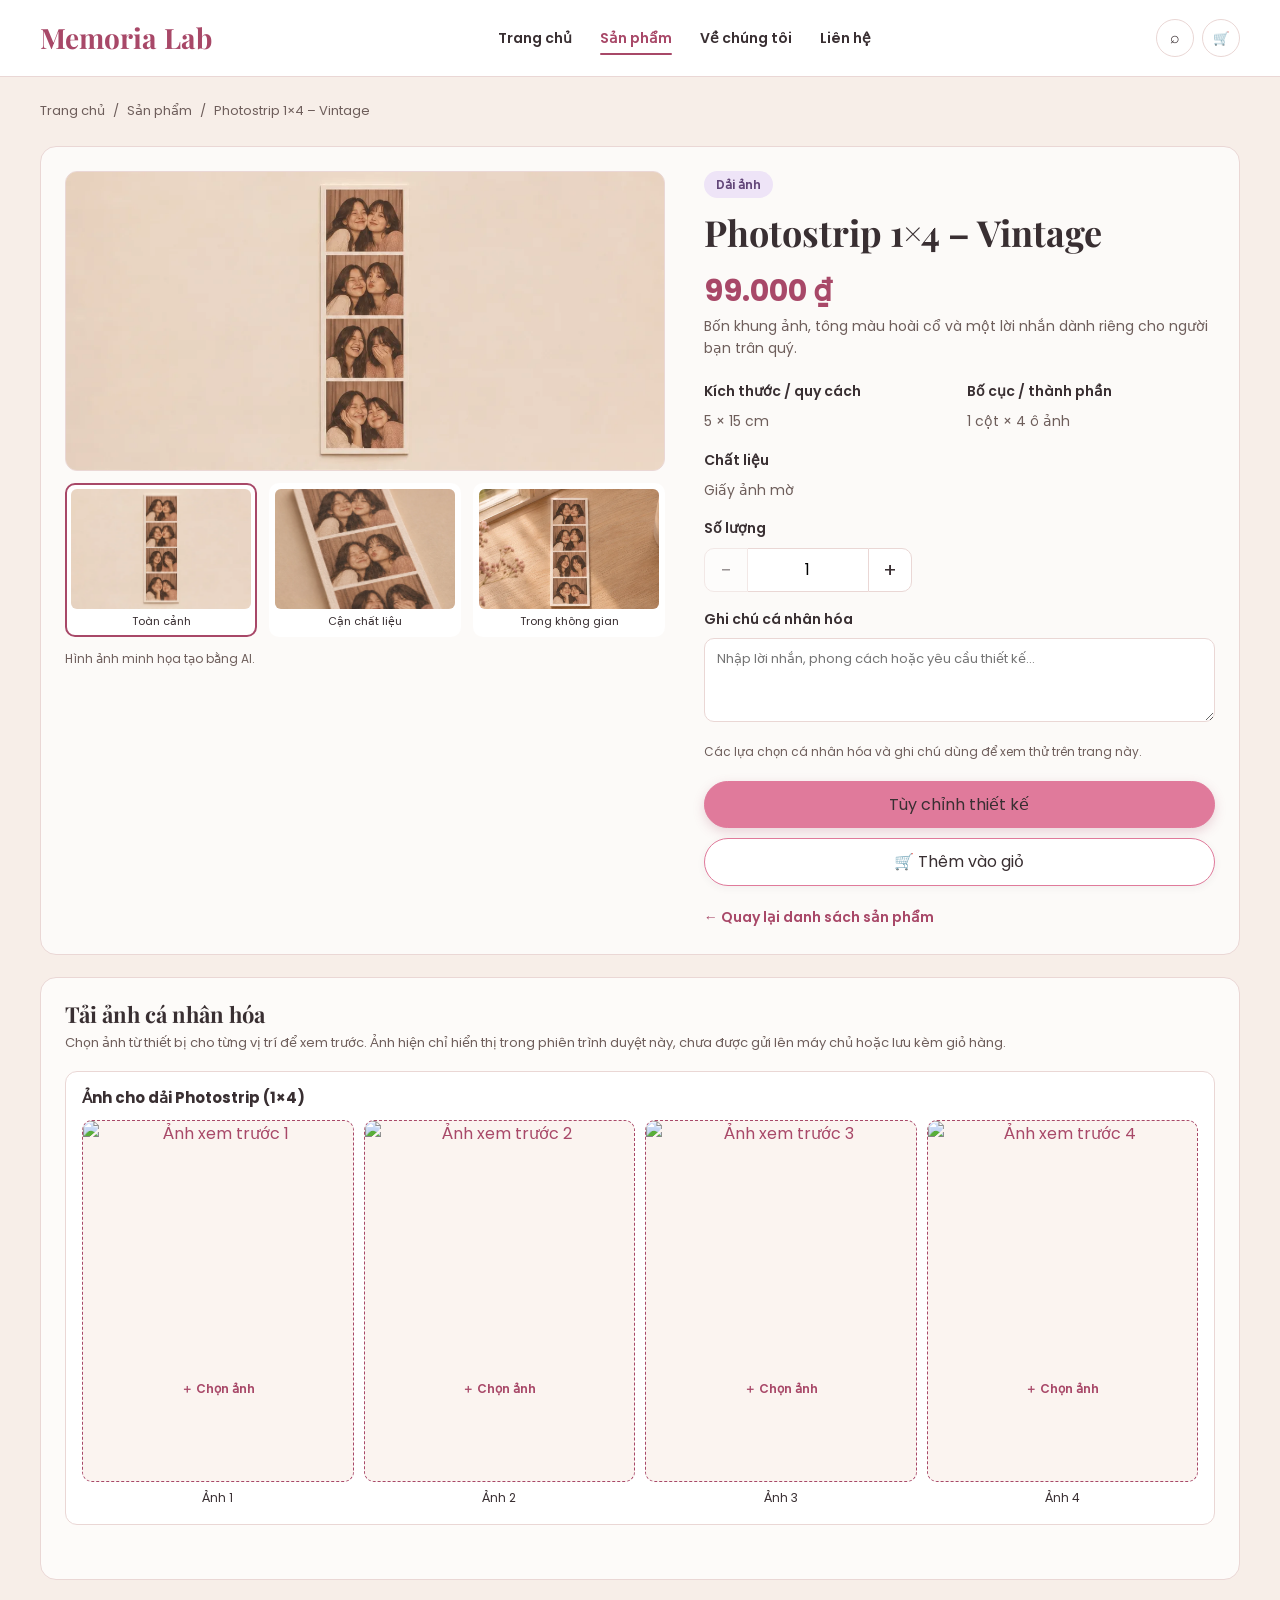
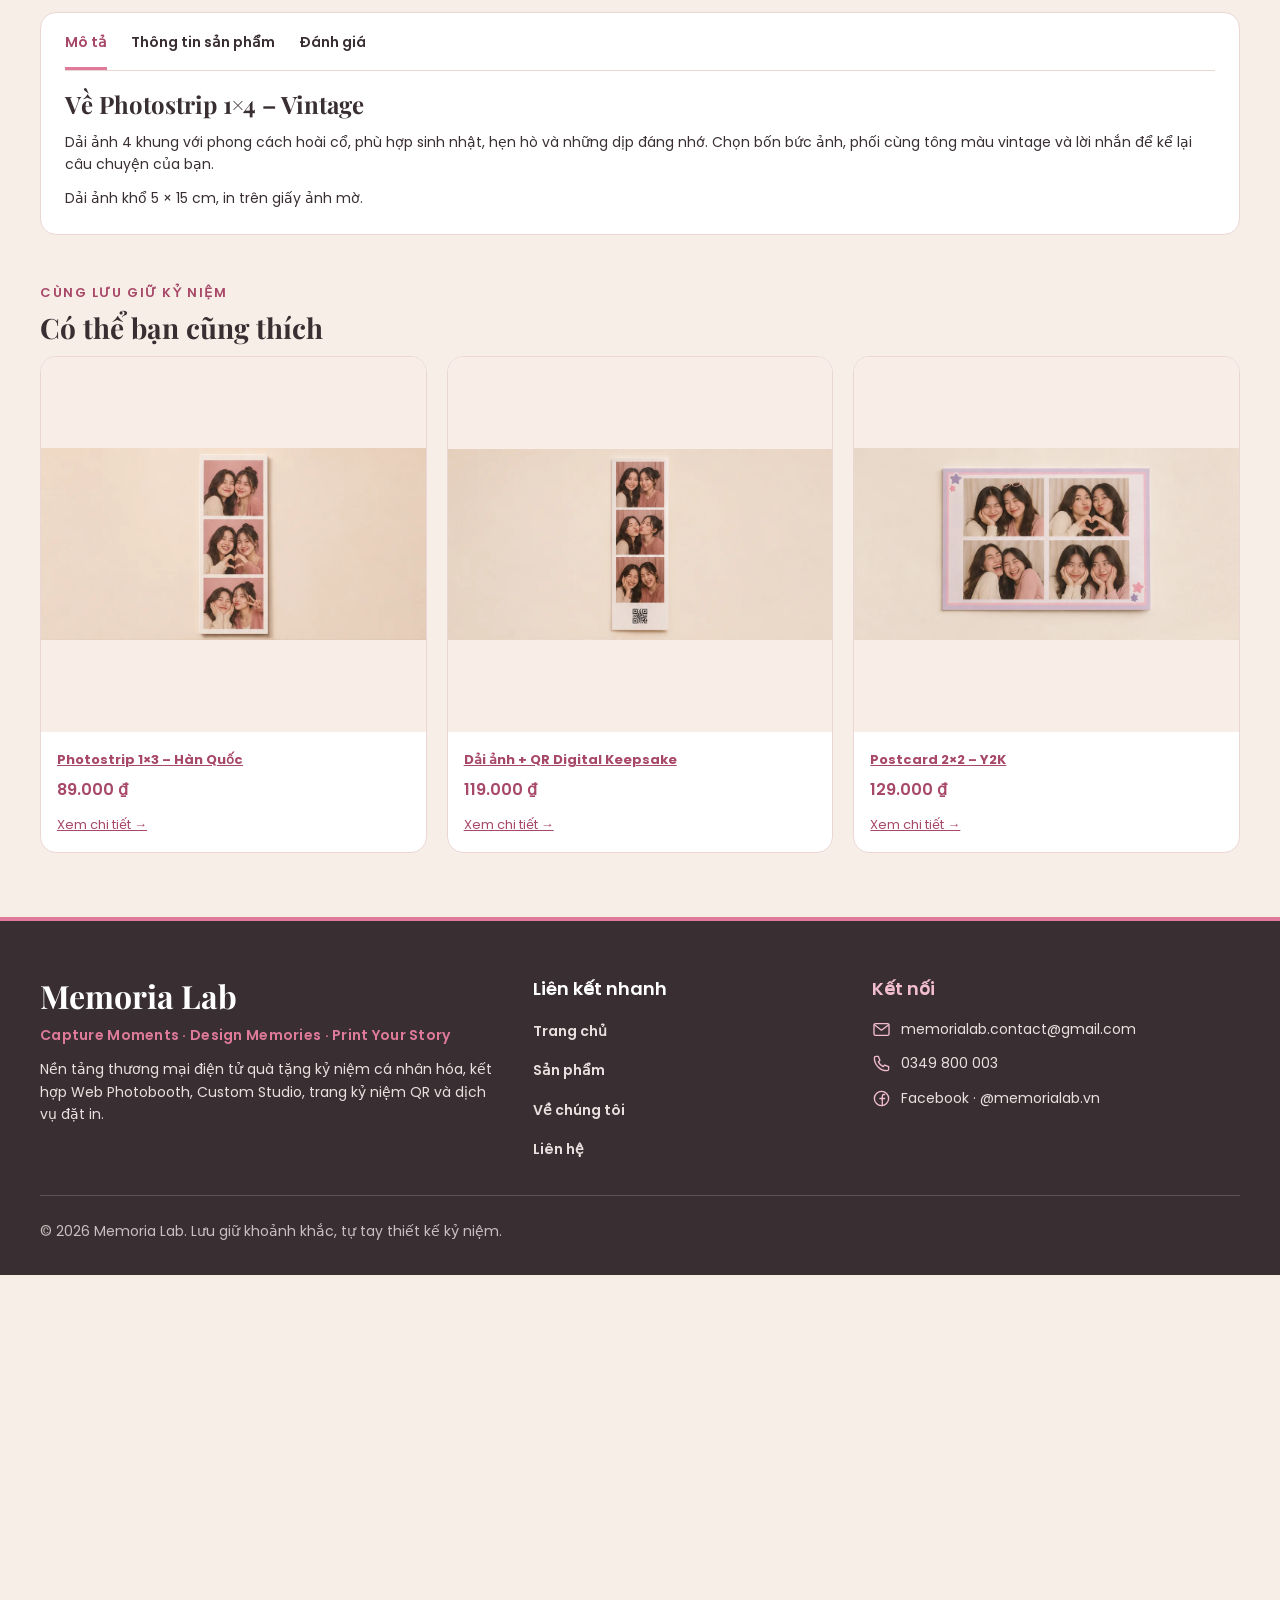
<file: product-detail-02.html>
<!DOCTYPE html>
<html lang="vi">
<head>
  <meta charset="UTF-8">
  <meta name="viewport" content="width=device-width, initial-scale=1">
  <meta http-equiv="refresh" content="0; url=product-detail.html?id=2">
  <link rel="canonical" href="product-detail.html?id=2">
  <title>Chi tiết sản phẩm | Memoria Lab</title>
  <link rel="icon" href="favicon.ico" sizes="16x16 32x32">
  <link rel="icon" href="images/memoria-favicon.svg" type="image/svg+xml" sizes="any">
</head>
<body>
  <p><a href="product-detail.html?id=2">Mở trang chi tiết sản phẩm</a></p>
</body>
</html>
</file>
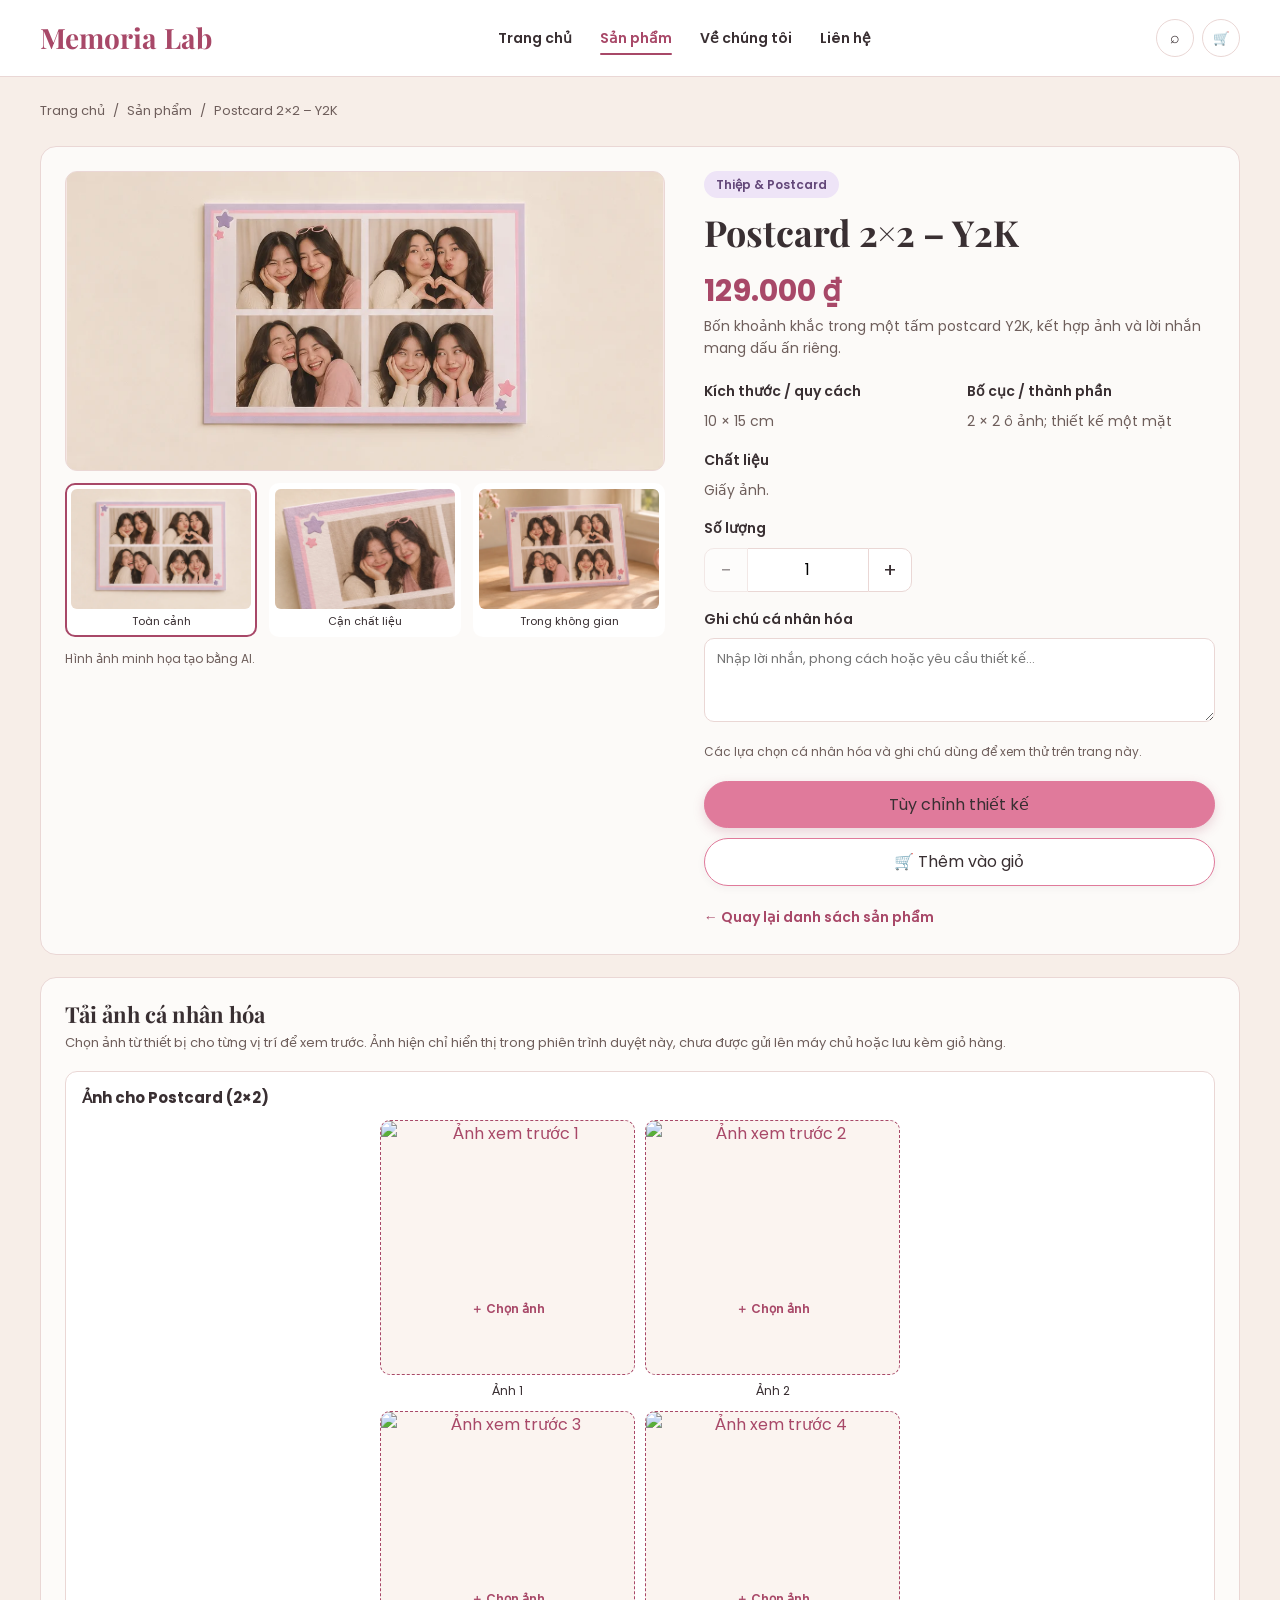
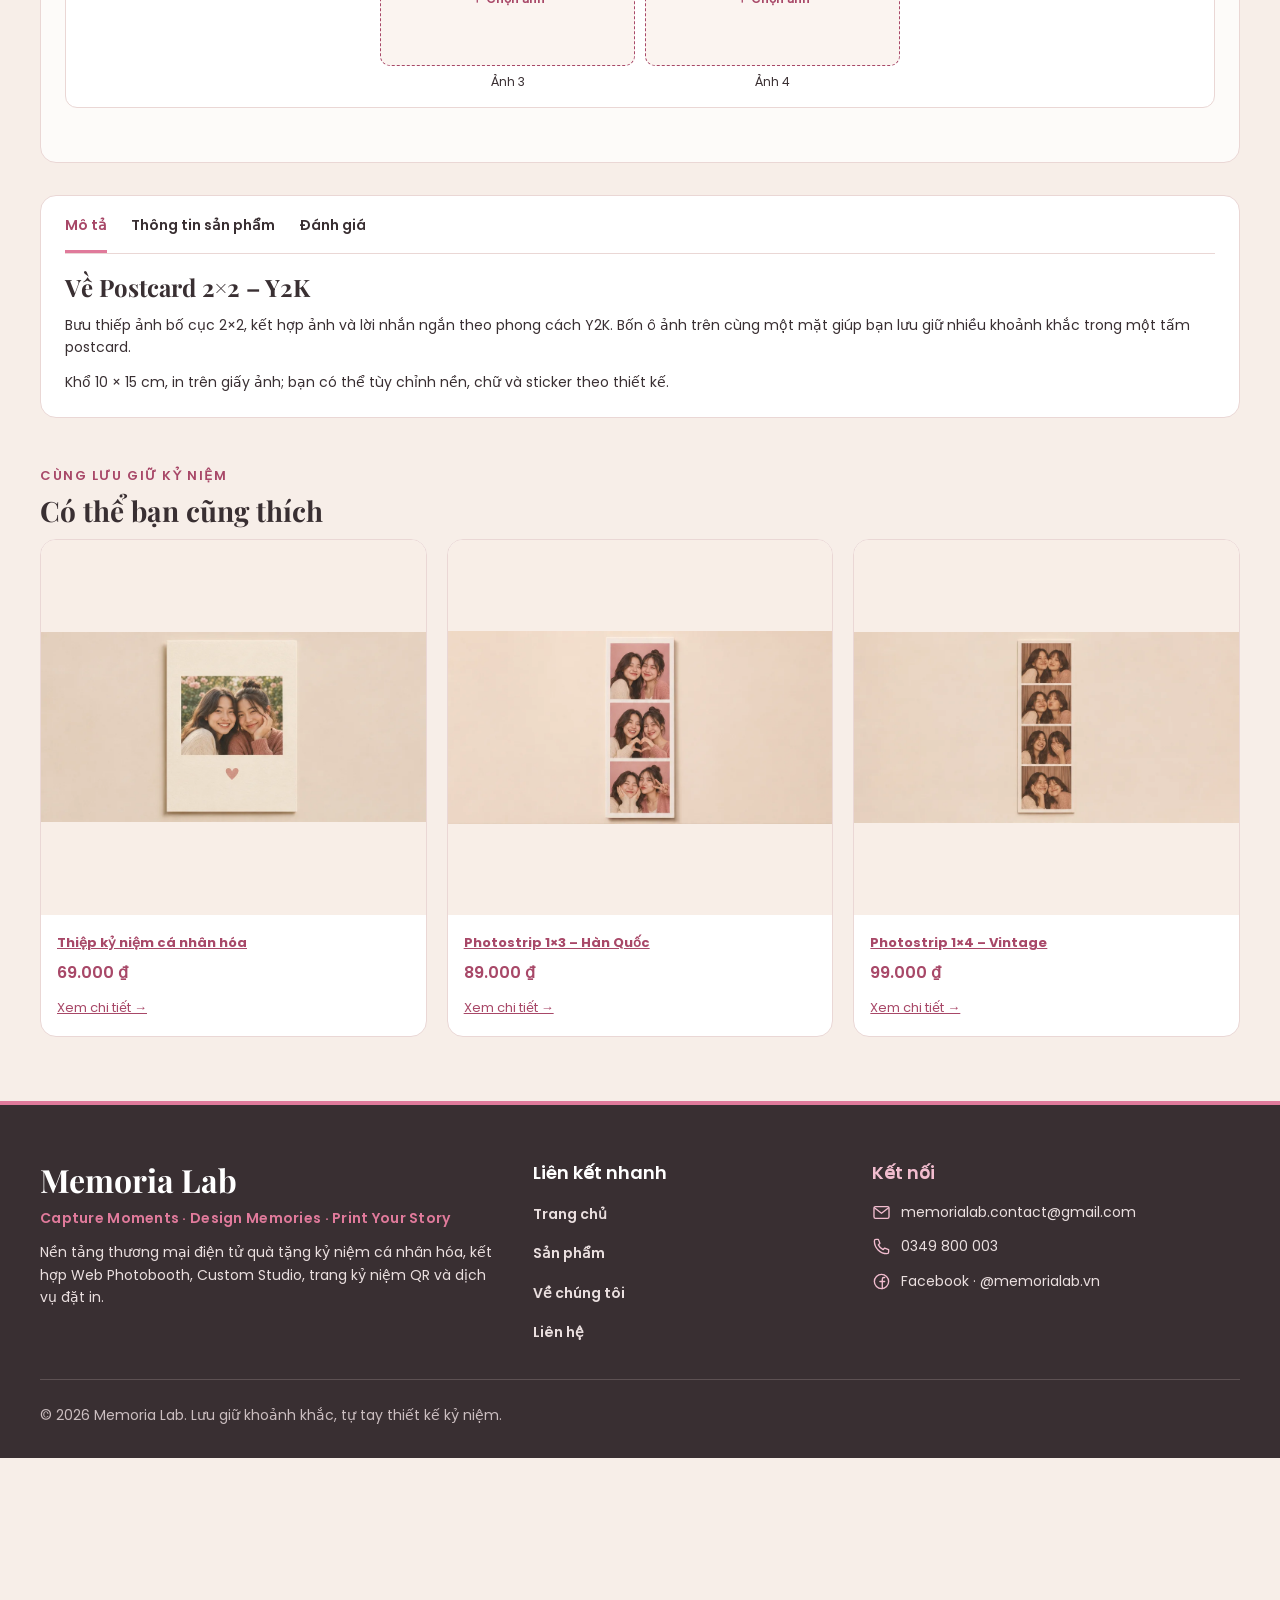
<file: product-detail-03.html>
<!DOCTYPE html>
<html lang="vi">
<head>
  <meta charset="UTF-8">
  <meta name="viewport" content="width=device-width, initial-scale=1">
  <meta http-equiv="refresh" content="0; url=product-detail.html?id=3">
  <link rel="canonical" href="product-detail.html?id=3">
  <title>Chi tiết sản phẩm | Memoria Lab</title>
  <link rel="icon" href="favicon.ico" sizes="16x16 32x32">
  <link rel="icon" href="images/memoria-favicon.svg" type="image/svg+xml" sizes="any">
</head>
<body>
  <p><a href="product-detail.html?id=3">Mở trang chi tiết sản phẩm</a></p>
</body>
</html>
</file>
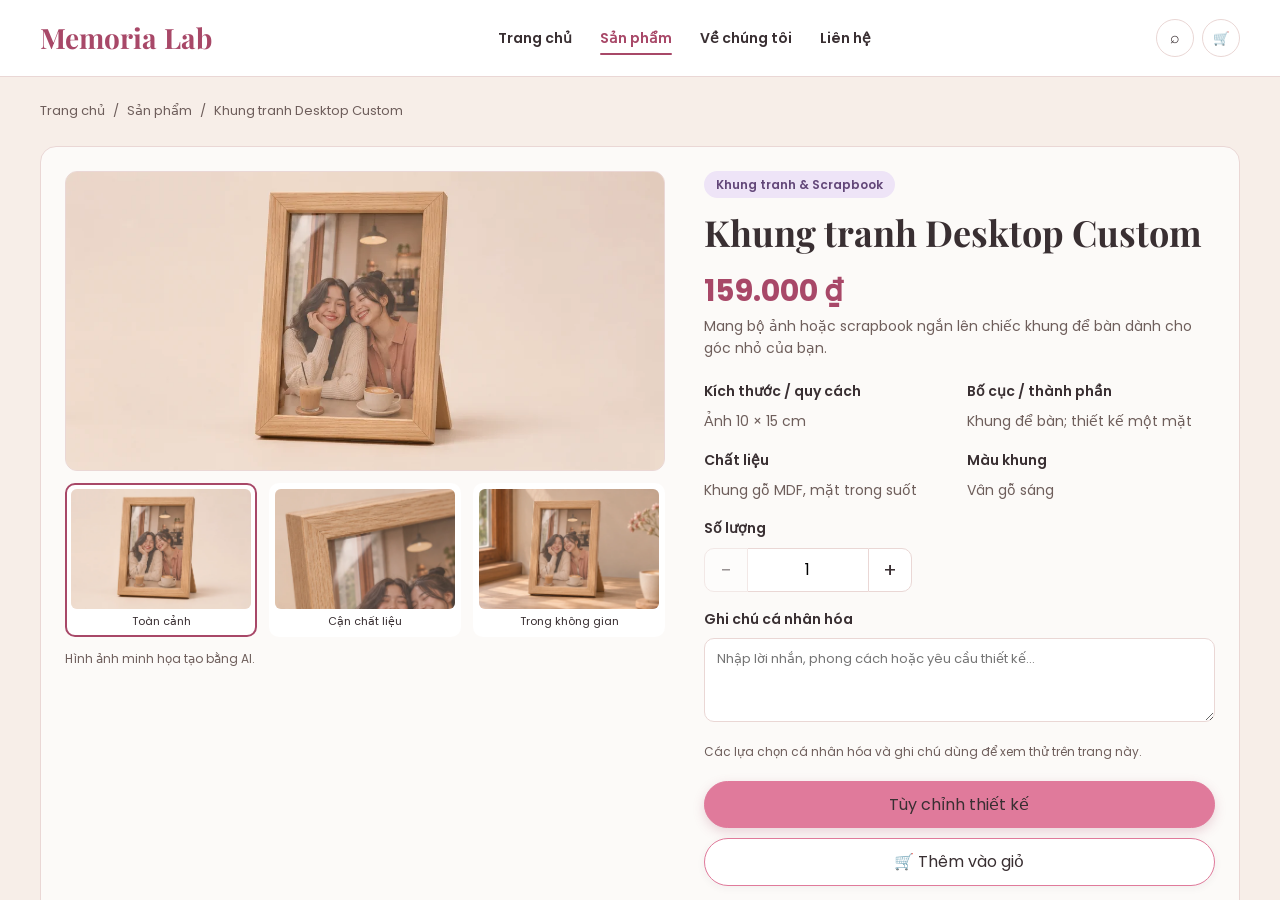
<file: product-detail-04.html>
<!DOCTYPE html>
<html lang="vi">
<head>
  <meta charset="UTF-8">
  <meta name="viewport" content="width=device-width, initial-scale=1">
  <meta http-equiv="refresh" content="0; url=product-detail.html?id=4">
  <link rel="canonical" href="product-detail.html?id=4">
  <title>Chi tiết sản phẩm | Memoria Lab</title>
  <link rel="icon" href="favicon.ico" sizes="16x16 32x32">
  <link rel="icon" href="images/memoria-favicon.svg" type="image/svg+xml" sizes="any">
</head>
<body>
  <p><a href="product-detail.html?id=4">Mở trang chi tiết sản phẩm</a></p>
</body>
</html>
</file>
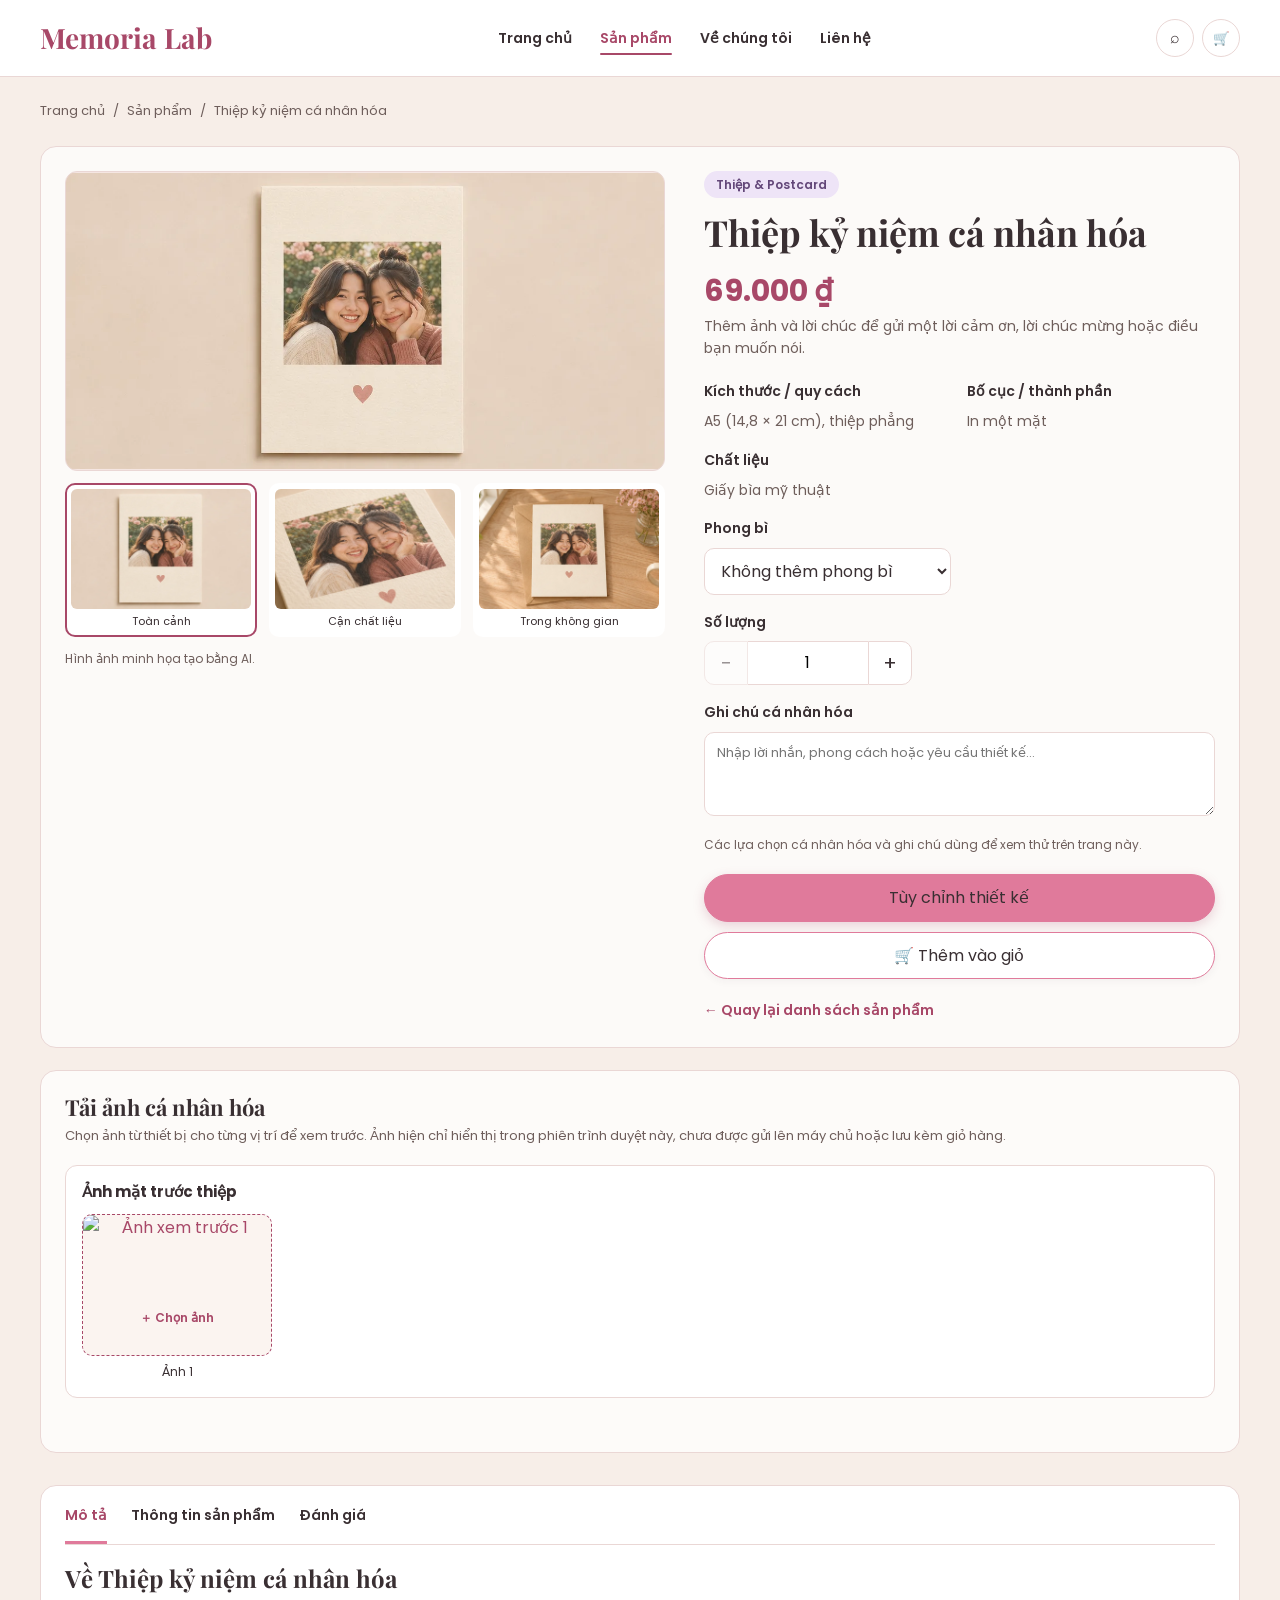
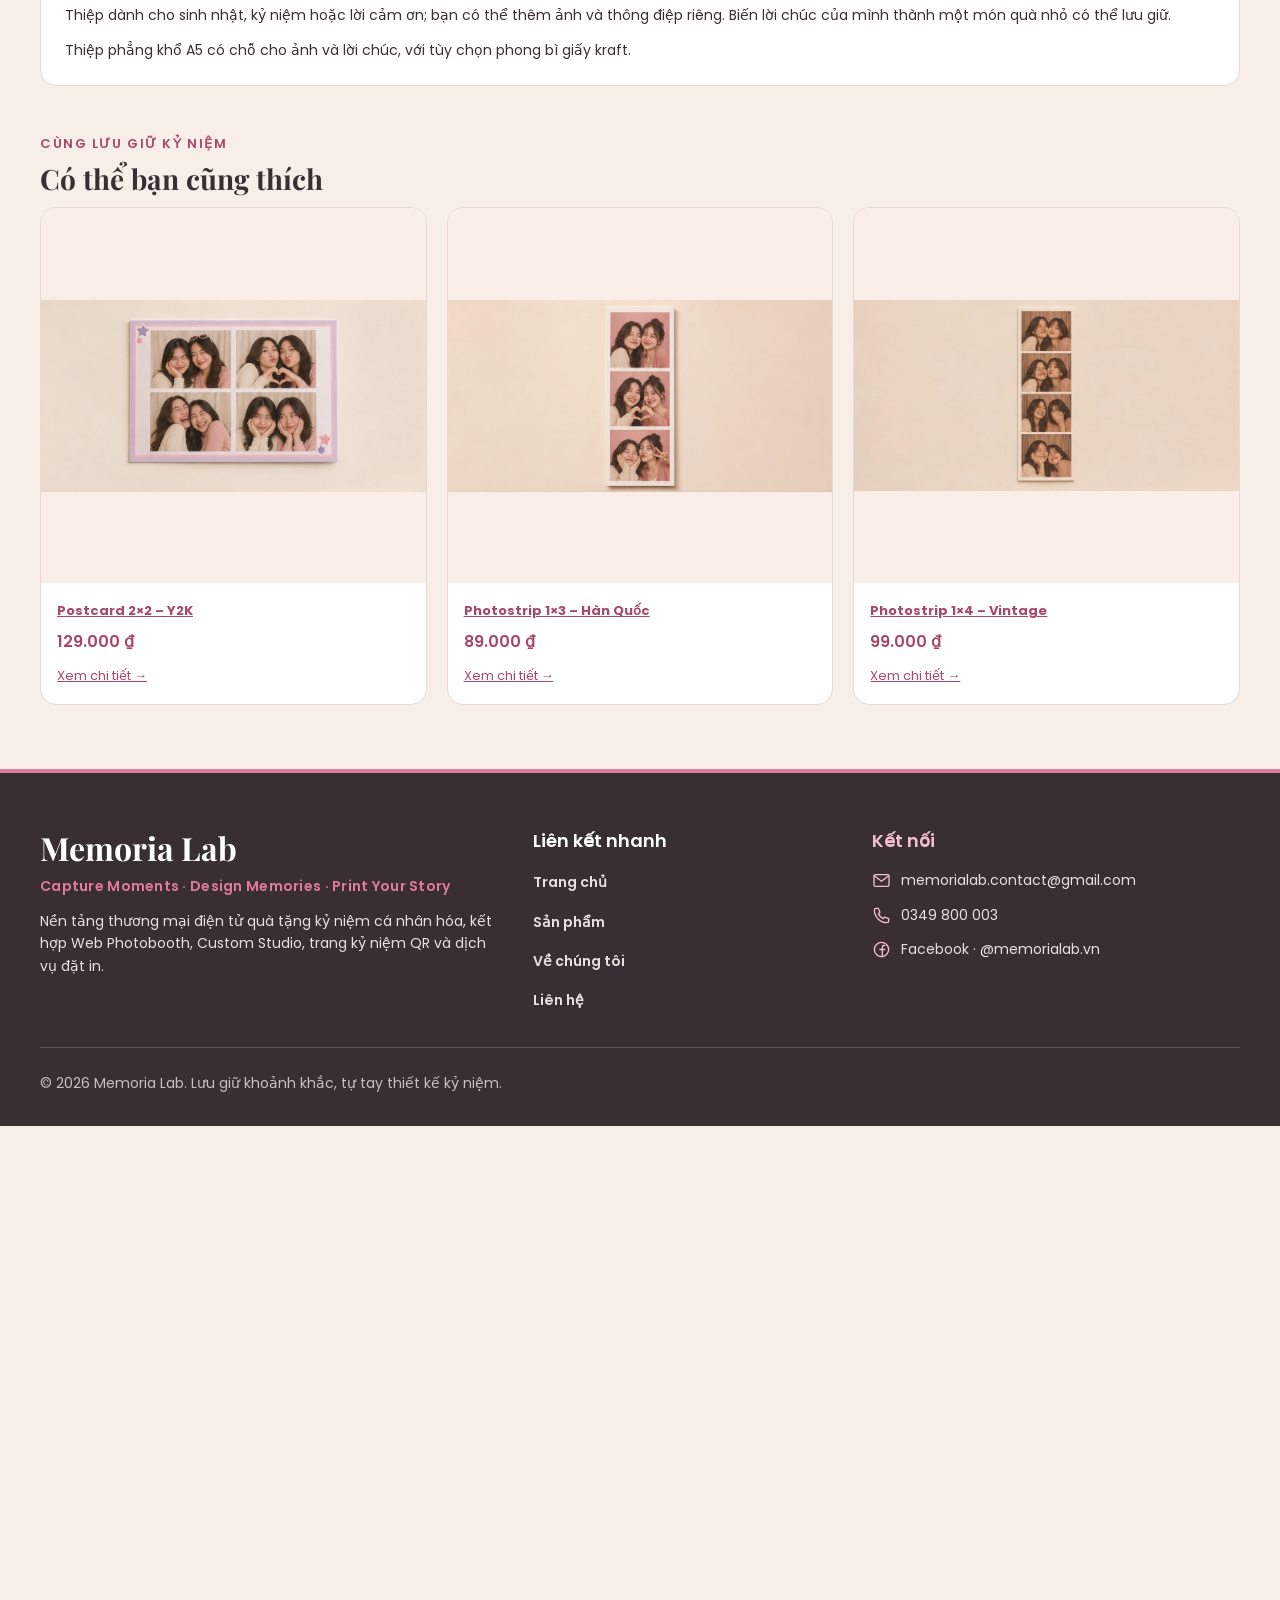
<file: product-detail-05.html>
<!DOCTYPE html>
<html lang="vi">
<head>
  <meta charset="UTF-8">
  <meta name="viewport" content="width=device-width, initial-scale=1">
  <meta http-equiv="refresh" content="0; url=product-detail.html?id=5">
  <link rel="canonical" href="product-detail.html?id=5">
  <title>Chi tiết sản phẩm | Memoria Lab</title>
  <link rel="icon" href="favicon.ico" sizes="16x16 32x32">
  <link rel="icon" href="images/memoria-favicon.svg" type="image/svg+xml" sizes="any">
</head>
<body>
  <p><a href="product-detail.html?id=5">Mở trang chi tiết sản phẩm</a></p>
</body>
</html>
</file>
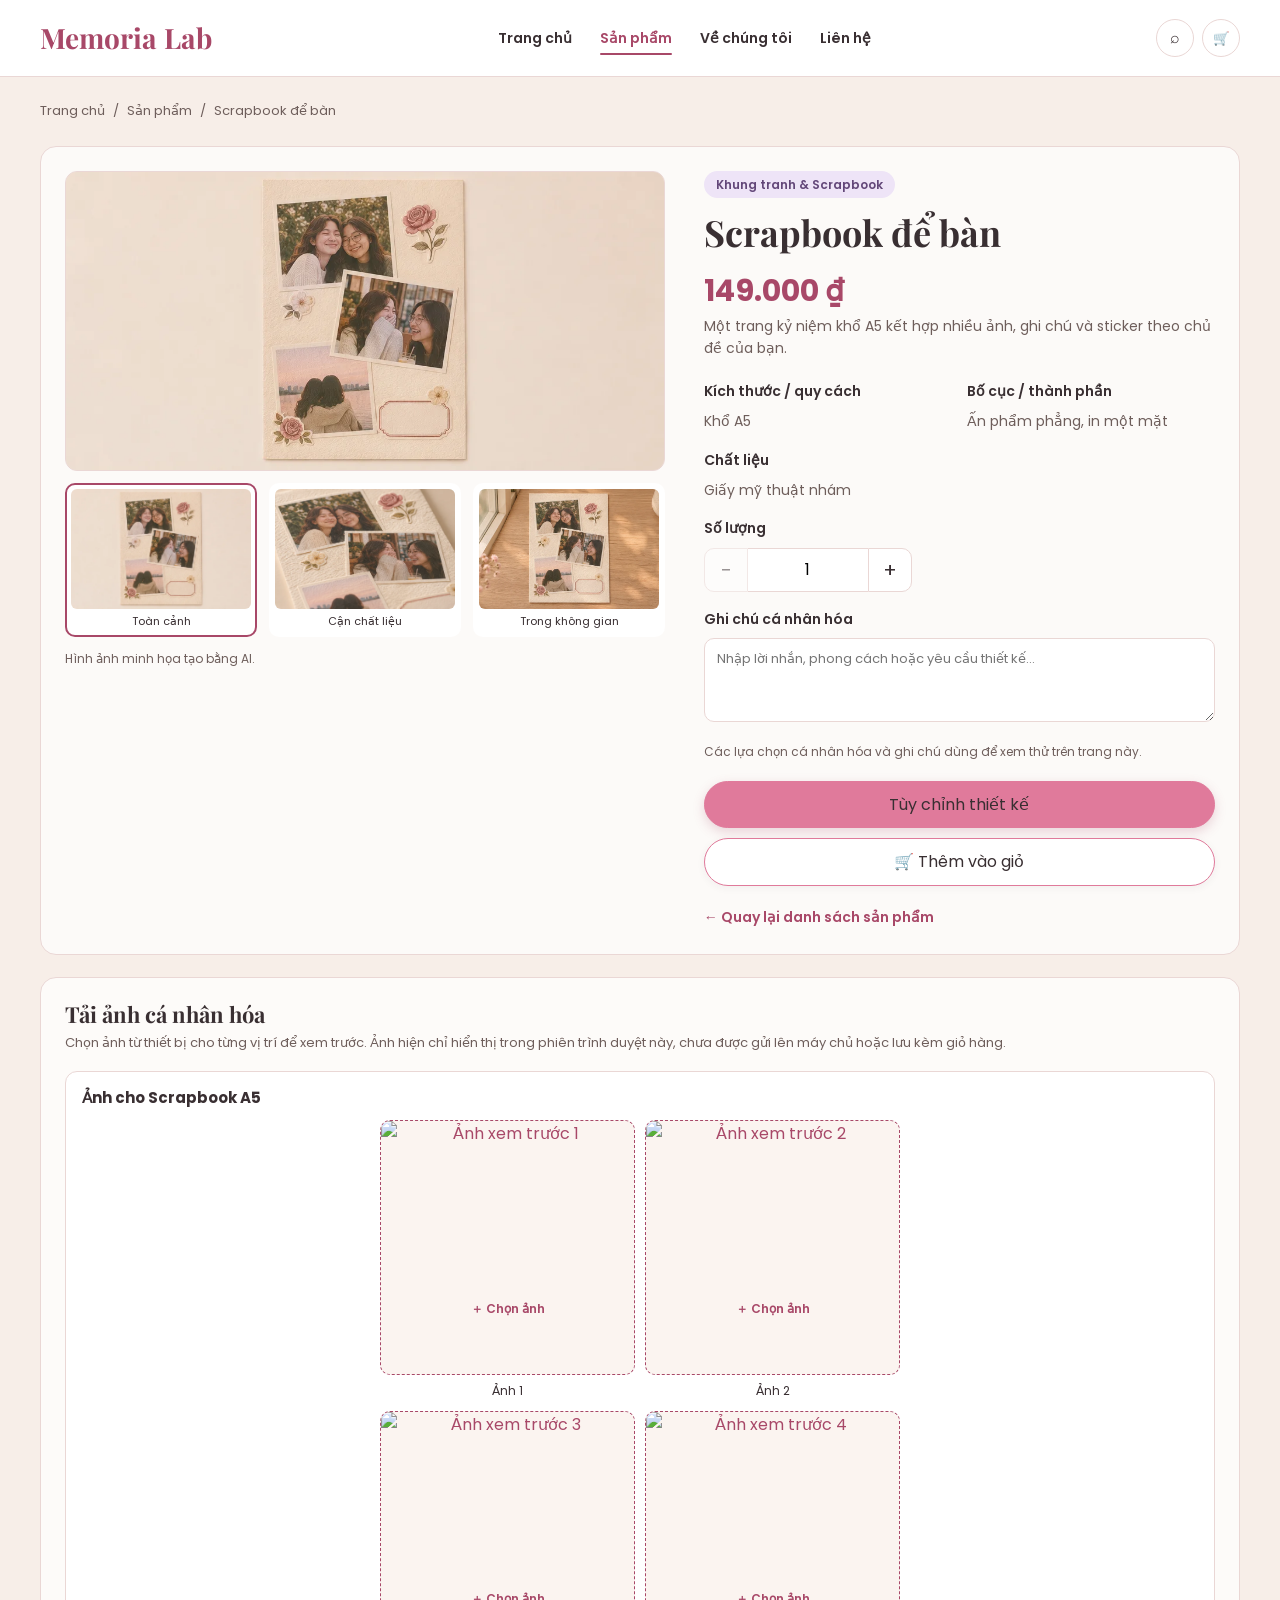
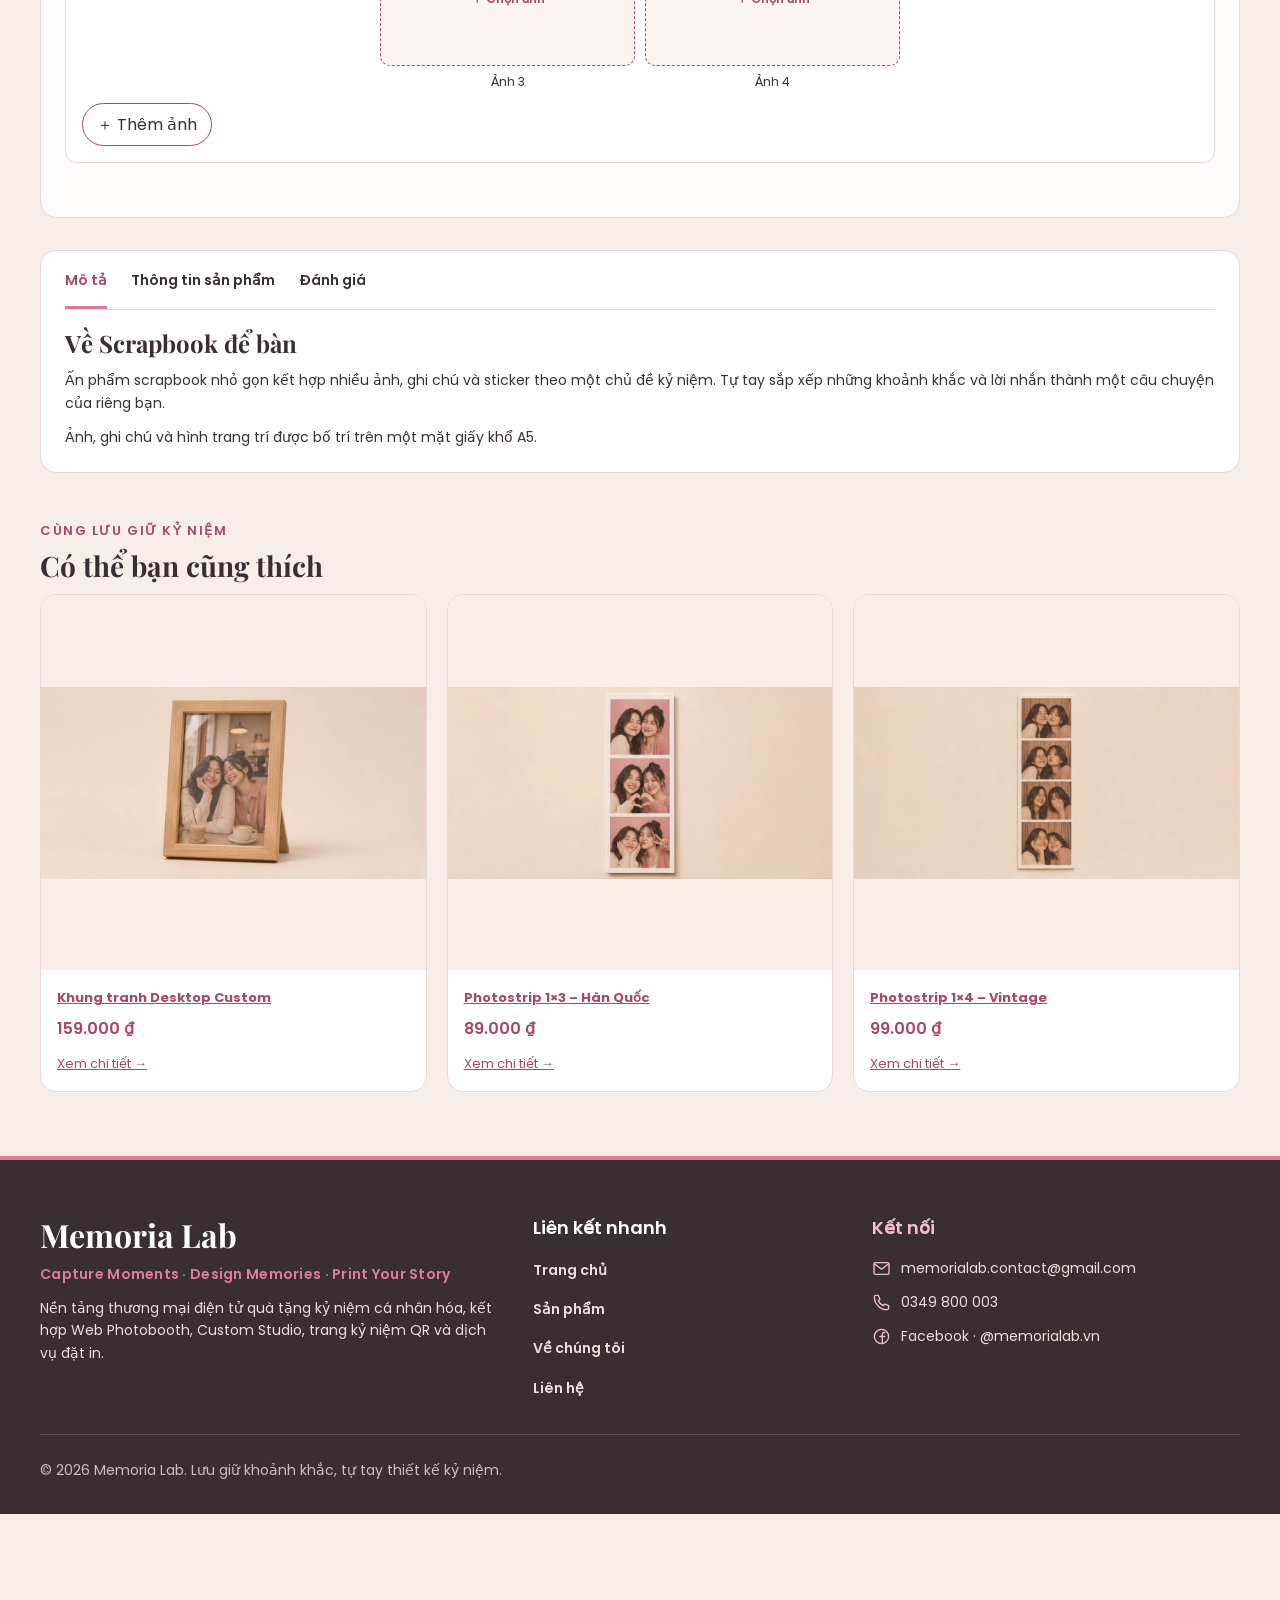
<file: product-detail-06.html>
<!DOCTYPE html>
<html lang="vi">
<head>
  <meta charset="UTF-8">
  <meta name="viewport" content="width=device-width, initial-scale=1">
  <meta http-equiv="refresh" content="0; url=product-detail.html?id=6">
  <link rel="canonical" href="product-detail.html?id=6">
  <title>Chi tiết sản phẩm | Memoria Lab</title>
  <link rel="icon" href="favicon.ico" sizes="16x16 32x32">
  <link rel="icon" href="images/memoria-favicon.svg" type="image/svg+xml" sizes="any">
</head>
<body>
  <p><a href="product-detail.html?id=6">Mở trang chi tiết sản phẩm</a></p>
</body>
</html>
</file>
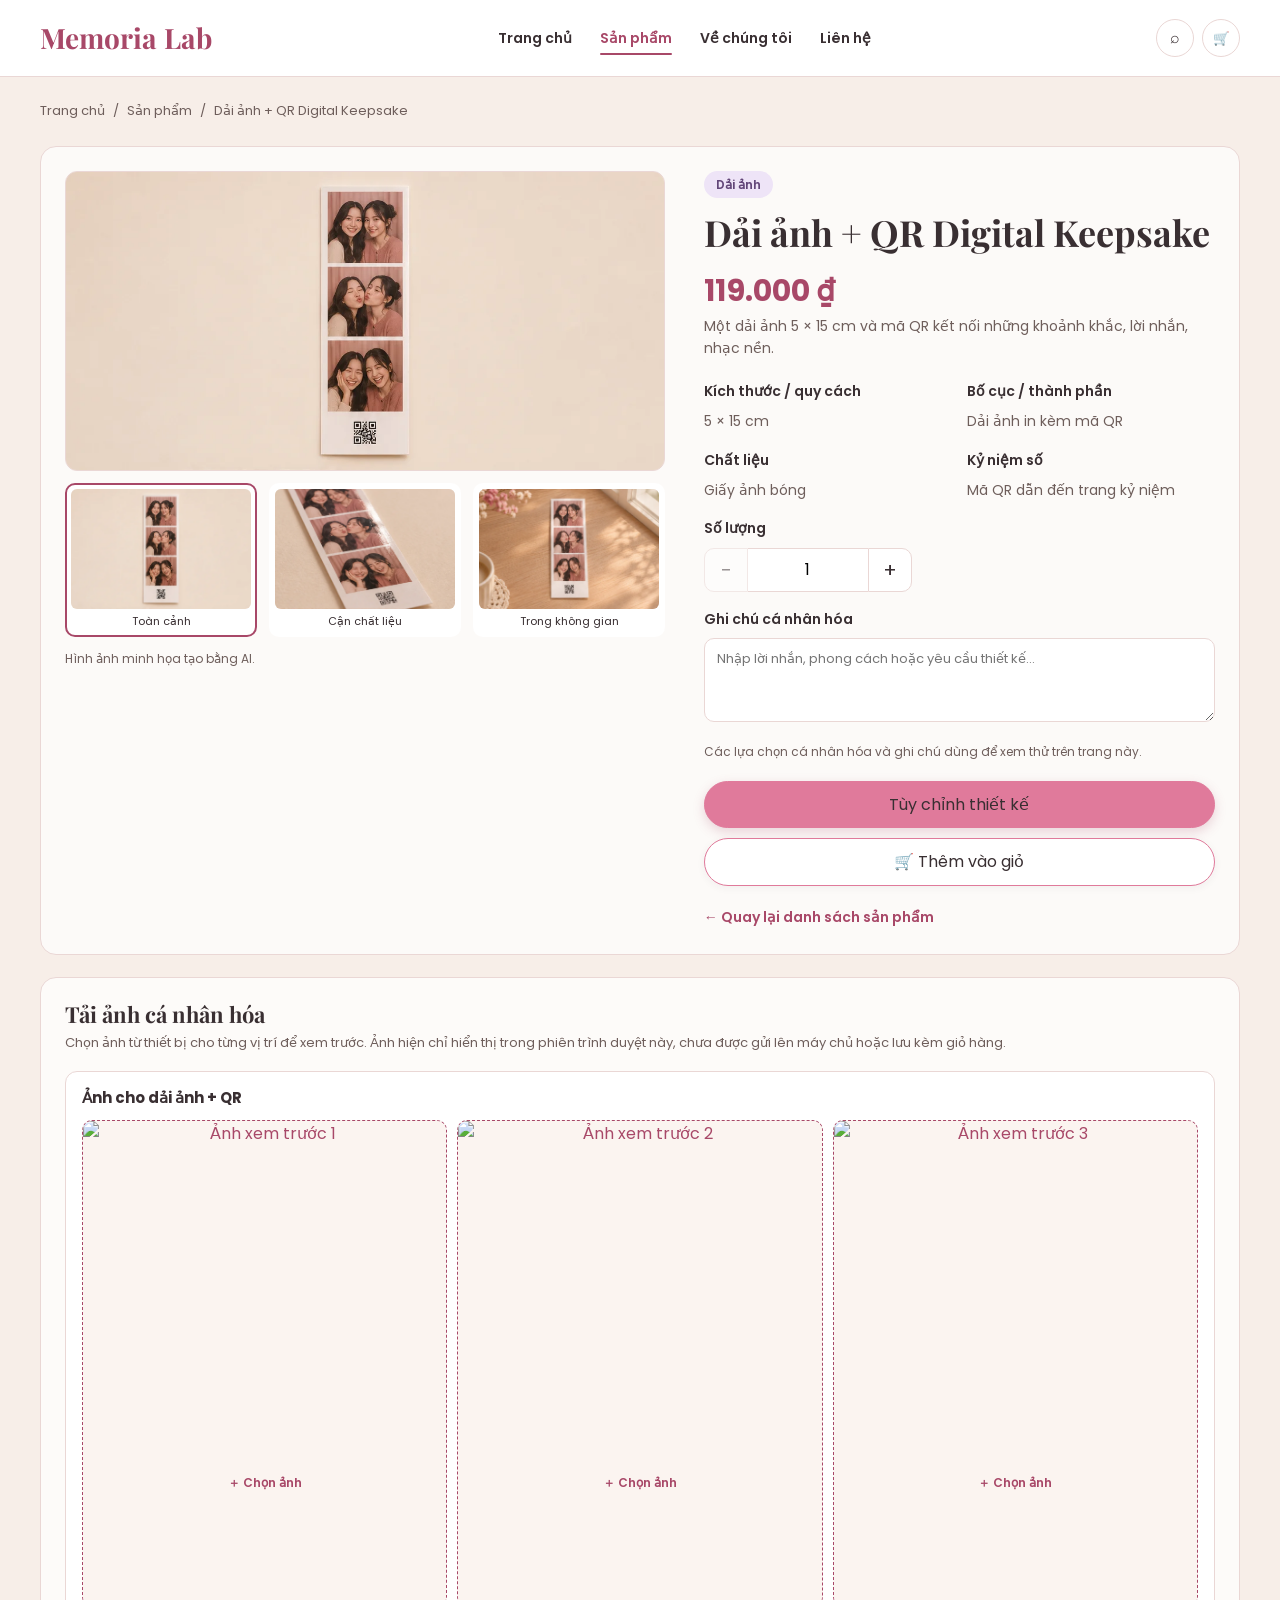
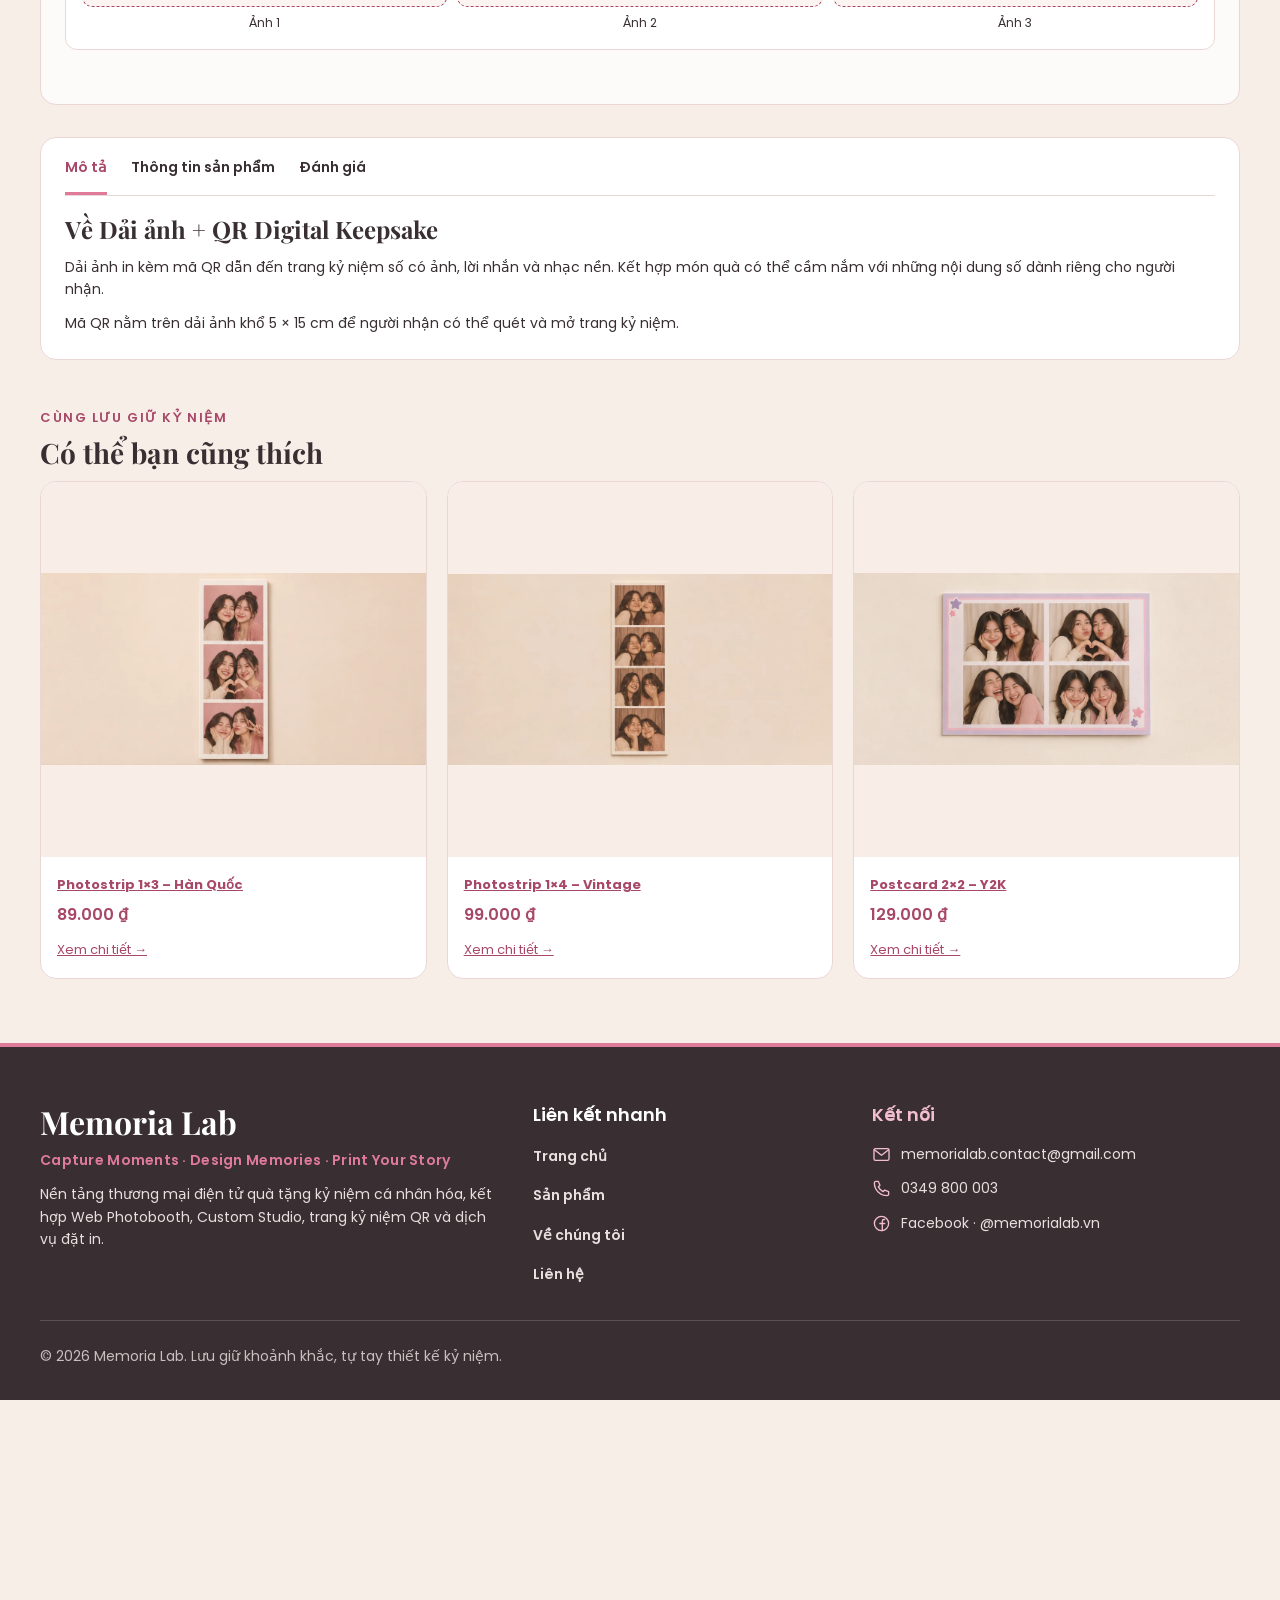
<file: product-detail-07.html>
<!DOCTYPE html>
<html lang="vi">
<head>
  <meta charset="UTF-8">
  <meta name="viewport" content="width=device-width, initial-scale=1">
  <meta http-equiv="refresh" content="0; url=product-detail.html?id=7">
  <link rel="canonical" href="product-detail.html?id=7">
  <title>Chi tiết sản phẩm | Memoria Lab</title>
  <link rel="icon" href="favicon.ico" sizes="16x16 32x32">
  <link rel="icon" href="images/memoria-favicon.svg" type="image/svg+xml" sizes="any">
</head>
<body>
  <p><a href="product-detail.html?id=7">Mở trang chi tiết sản phẩm</a></p>
</body>
</html>
</file>
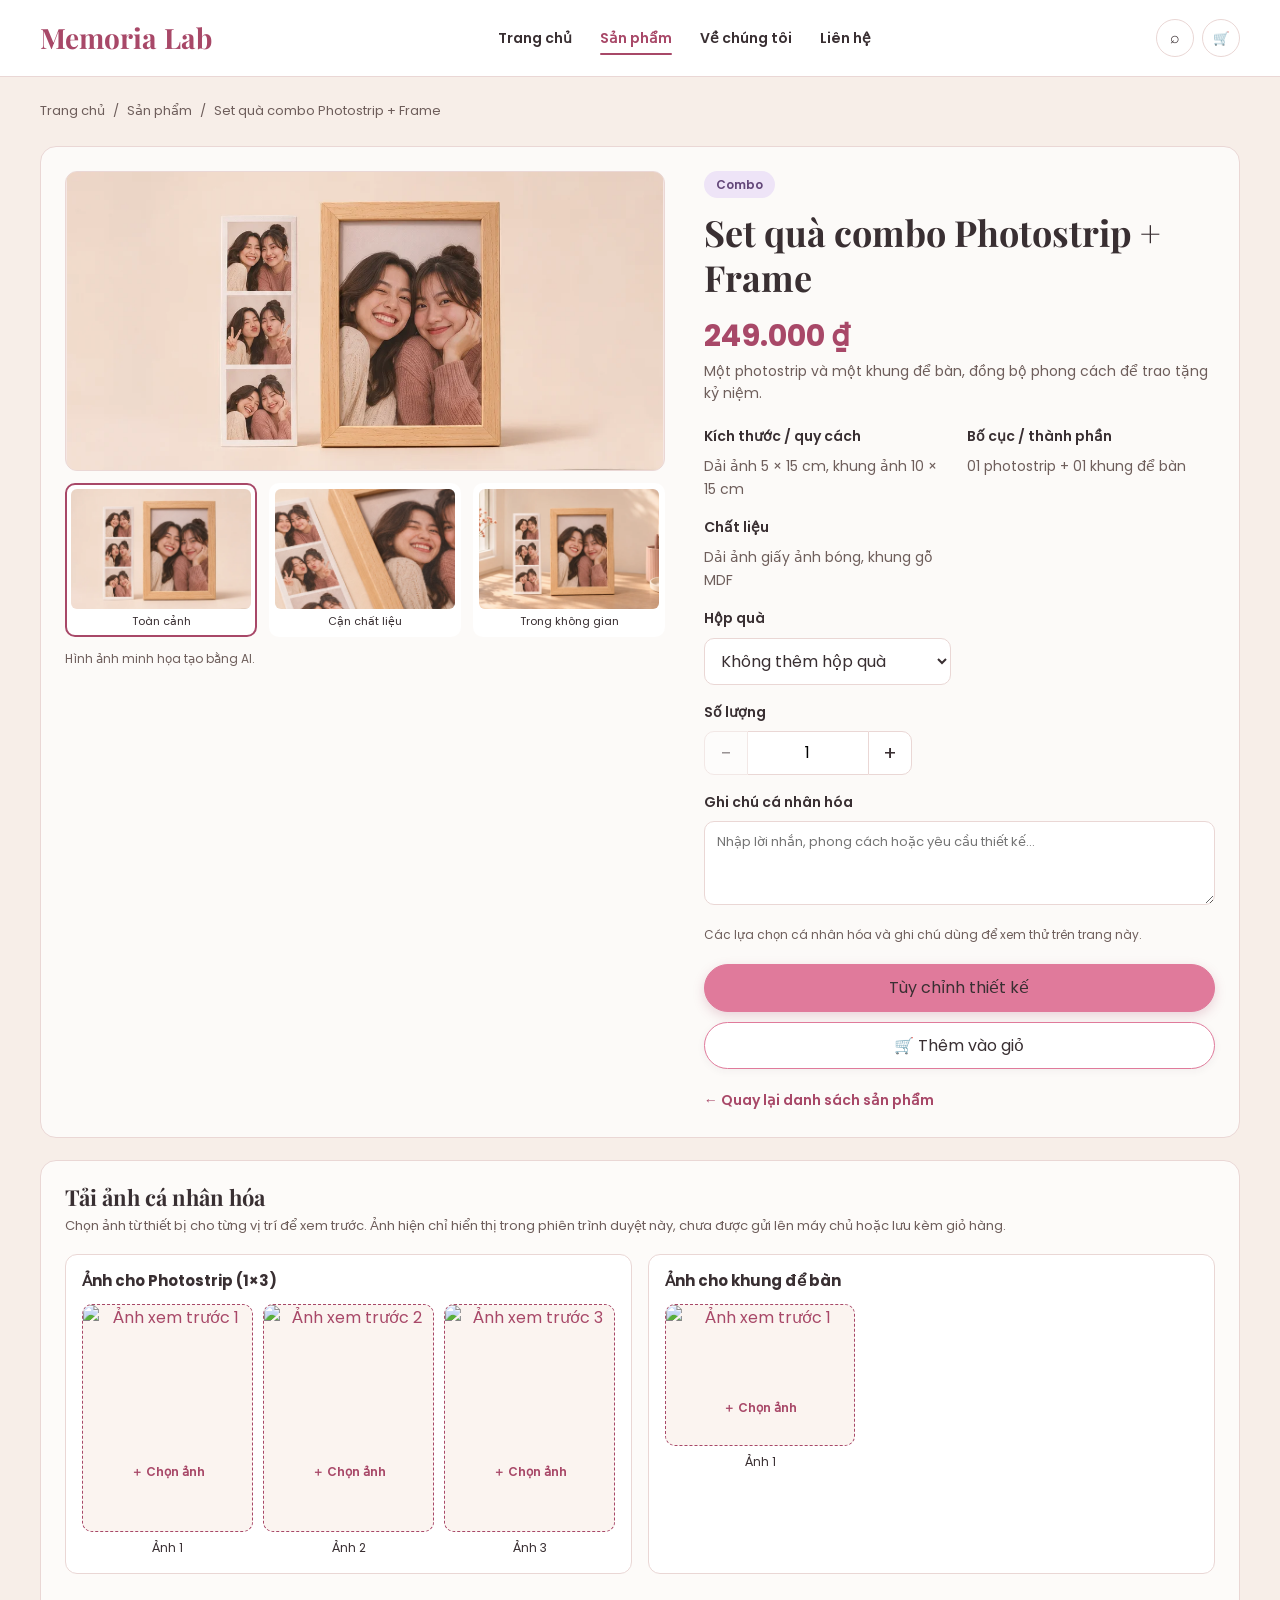
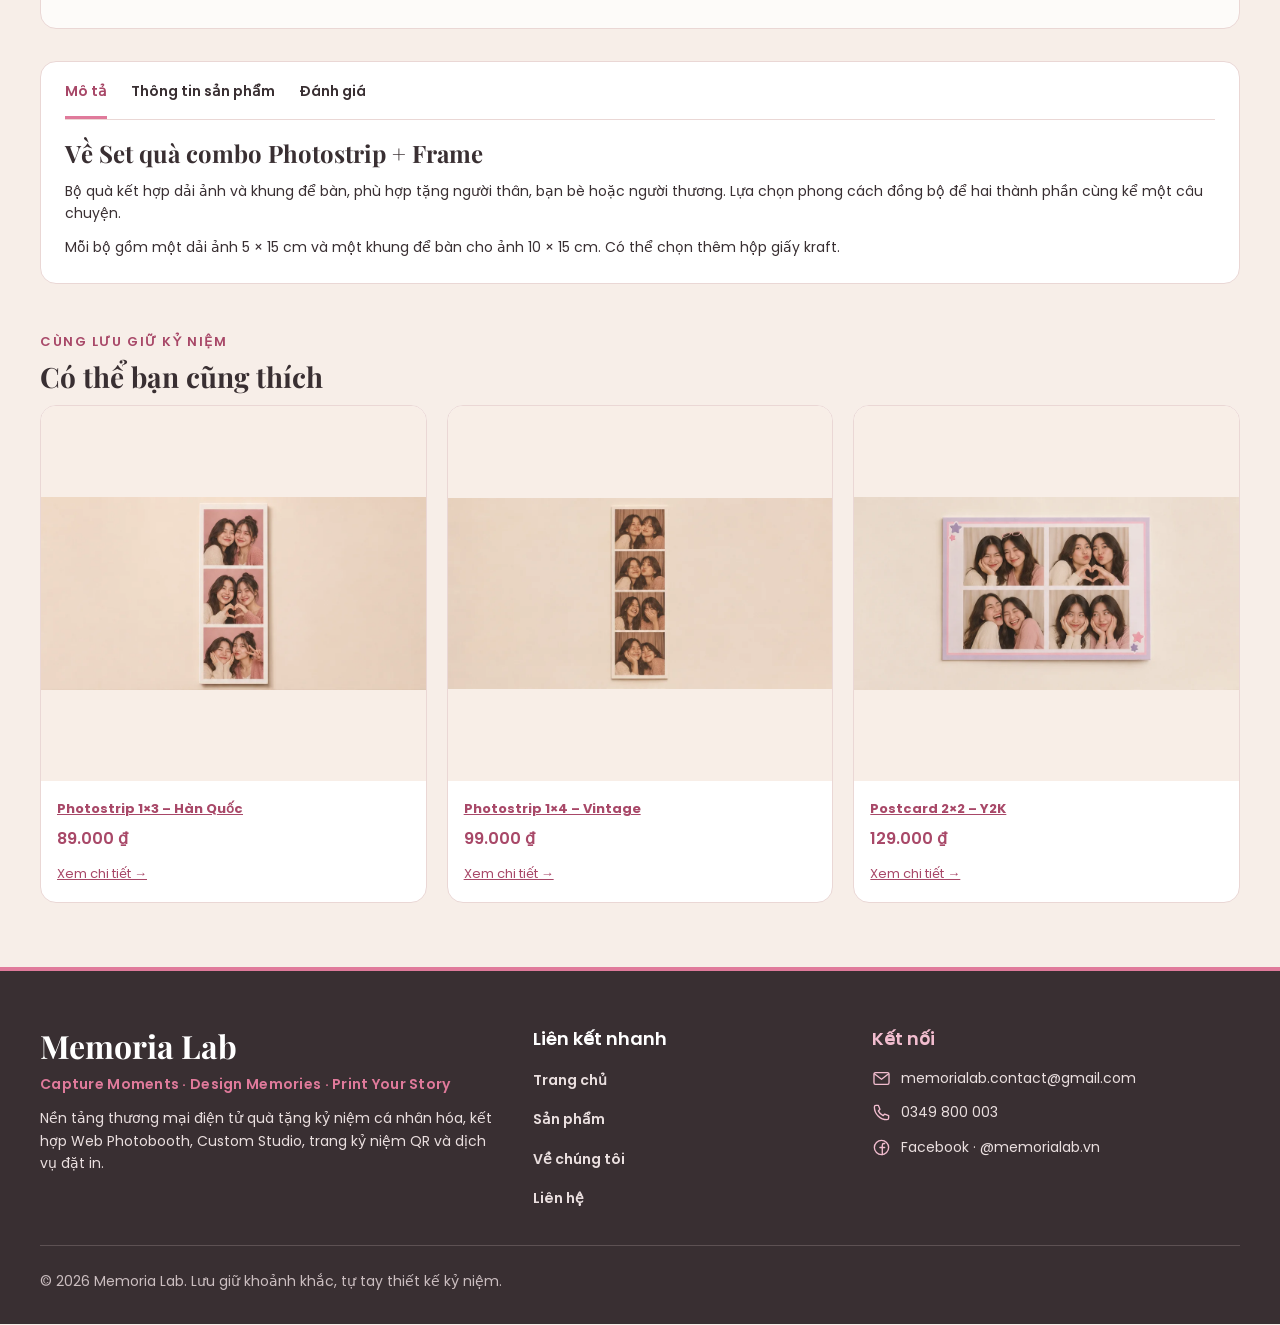
<file: product-detail-08.html>
<!DOCTYPE html>
<html lang="vi">
<head>
  <meta charset="UTF-8">
  <meta name="viewport" content="width=device-width, initial-scale=1">
  <meta http-equiv="refresh" content="0; url=product-detail.html?id=8">
  <link rel="canonical" href="product-detail.html?id=8">
  <title>Chi tiết sản phẩm | Memoria Lab</title>
  <link rel="icon" href="favicon.ico" sizes="16x16 32x32">
  <link rel="icon" href="images/memoria-favicon.svg" type="image/svg+xml" sizes="any">
</head>
<body>
  <p><a href="product-detail.html?id=8">Mở trang chi tiết sản phẩm</a></p>
</body>
</html>
</file>
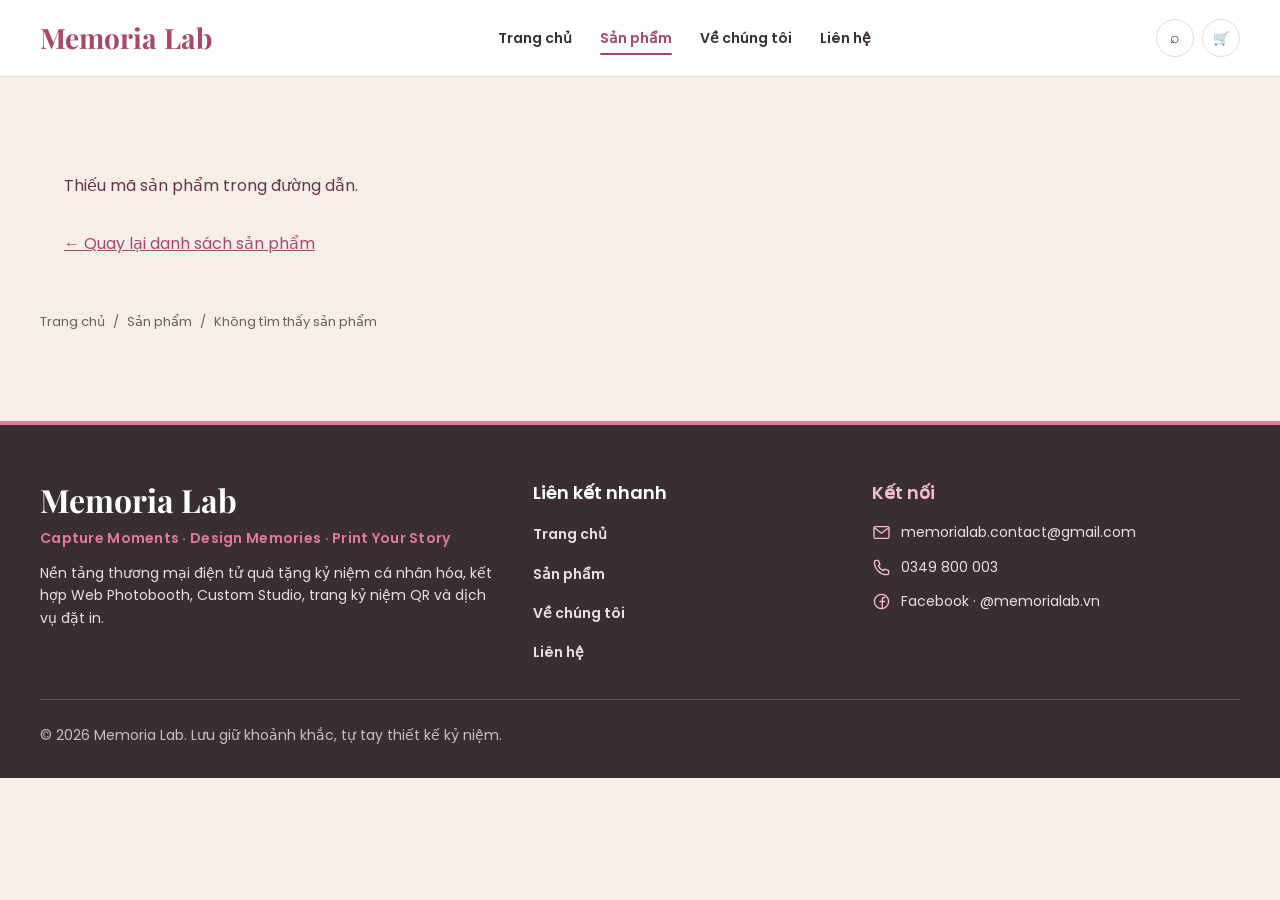
<file: product-detail.html>
<!DOCTYPE html>

<html lang="vi"><head><meta charset="utf-8"/><meta content="width=device-width,initial-scale=1.0" name="viewport"/><meta content="Chi tiết sản phẩm và quà tặng cá nhân hóa tại Memoria Lab." name="description"/><title>Chi tiết sản phẩm | Memoria Lab</title>
  <link rel="icon" href="favicon.ico" sizes="16x16 32x32">
  <link rel="icon" href="images/memoria-favicon.svg" type="image/svg+xml" sizes="any"><link href="css/style.css?v=ux-20261112" rel="stylesheet"/>
<link href="css/product-detail.css?v=gallery-layout-v3" rel="stylesheet"/>  <script src="js/products.js?v=photo-upload-config-v2" defer></script>
  <script src="js/cart.js?v=cart-customization-20261112" defer></script>
  <script src="js/cart-storage.js?v=cart-customization-20261112" defer></script>
  <script src="js/cart-ui.js?v=cart-feedback-20261112" defer></script>
  <script src="js/product-detail.js?v=photo-uploader-v3" defer></script>
</head><body><header class="site-header">
<div class="container site-header__inner">
<a aria-label="Memoria Lab - Trang chủ" class="brand" href="index.html"><span class="brand__name">Memoria Lab</span></a>
<nav aria-label="Điều hướng chính" class="site-nav">
<a class="nav-link" href="index.html">Trang chủ</a><a class="nav-link nav-link--active" href="products.html">Sản phẩm</a><a class="nav-link" href="about.html">Về chúng tôi</a><a class="nav-link" href="contact.html">Liên hệ</a></nav>
<div aria-label="Tiện ích" class="header-actions"><a aria-label="Tìm kiếm sản phẩm" class="icon-button" href="products.html#product-search">⌕</a><button aria-label="Giỏ hàng" class="icon-button" type="button">🛒</button></div></div></header><main class="detail-page"><div class="container product-detail-notice" hidden="" id="product-detail-notice" role="status"></div><div class="container">
<nav aria-label="Đường dẫn" class="breadcrumb"><a href="index.html">Trang chủ</a><span aria-hidden="true">/</span><a href="products.html">Sản phẩm</a><span aria-hidden="true">/</span><span aria-current="page">Photostrip 1×3 – Hàn Quốc</span></nav>
<section aria-labelledby="product-title" class="product-detail" hidden=""><div class="product-gallery" role="group" aria-label="Ảnh sản phẩm">
  <input class="gallery-input" type="radio" name="gallery" id="view-1" checked hidden>
  <input class="gallery-input" type="radio" name="gallery" id="view-2" hidden>
  <input class="gallery-input" type="radio" name="gallery" id="view-3" hidden>
  <div class="gallery-stage">
    <figure class="view-1"><img alt="" decoding="async"></figure>
    <figure class="view-2"><img alt="" decoding="async" loading="lazy"></figure>
    <figure class="view-3"><img alt="" decoding="async" loading="lazy"></figure>
  </div>
  <div class="gallery-thumbs" hidden>
    <label for="view-1"><img alt="" loading="lazy"><span>Toàn cảnh</span></label>
    <label for="view-2"><img alt="" loading="lazy"><span>Cận chất liệu</span></label>
    <label for="view-3"><img alt="" loading="lazy"><span>Trong không gian</span></label>
  </div>
  <p class="image-note gallery-disclosure" hidden>Hình ảnh minh họa tạo bằng AI.</p>
</div><div class="product-info"><span class="product-tag"></span><h1 id="product-title">Đang tải sản phẩm…</h1><p class="product-price"></p><p class="product-summary"></p><div class="product-options" role="group" aria-label="Lựa chọn sản phẩm">
  <dl class="product-quick-specs" aria-label="Quy cách sản phẩm"></dl>
  <div class="option-grid" id="detail-choices" hidden></div>
  <div>
    <label class="field-title" for="quantity">Số lượng</label>
    <div class="detail-quantity">
      <button id="detail-quantity-decrease" type="button" aria-label="Giảm số lượng" disabled>−</button>
      <input id="quantity" name="quantity" type="number" inputmode="numeric" min="1" step="1" value="1" required>
      <button id="detail-quantity-increase" type="button" aria-label="Tăng số lượng">+</button>
    </div>
  </div>
  <div>
    <label class="field-title" for="personal-note">Ghi chú cá nhân hóa</label>
    <textarea id="personal-note" name="personal-note" placeholder="Nhập lời nhắn, phong cách hoặc yêu cầu thiết kế…" maxlength="500" aria-describedby="customization-note"></textarea>
    <p class="demo-note" id="customization-note">Các lựa chọn cá nhân hóa và ghi chú dùng để xem thử trên trang này.</p>
  </div>
</div>
<div class="purchase-actions">
  <button class="btn btn--primary" id="detail-customize" type="button">Tùy chỉnh thiết kế</button>
  <button class="btn btn--secondary" id="detail-add-to-cart" type="button">🛒 Thêm vào giỏ</button>
</div>
<p class="demo-note" id="purchase-note" role="status"></p>
<a class="back-link" href="products.html">← Quay lại danh sách sản phẩm</a></div></section>
<section aria-label="Thông tin chi tiết" class="product-tabs" hidden=""><input aria-label="Mô tả" checked="" class="tab-input" id="tab-description" name="product-tab" type="radio"/><input aria-label="Thông tin sản phẩm" class="tab-input" id="tab-specs" name="product-tab" type="radio"/><input aria-label="Đánh giá" class="tab-input" id="tab-reviews" name="product-tab" type="radio"/><div class="tab-bar"><label for="tab-description">Mô tả</label><label for="tab-specs">Thông tin sản phẩm</label><label for="tab-reviews">Đánh giá</label></div><div class="tab-panel" id="description-panel"></div><div class="tab-panel" id="specs-panel"><h2>Thông tin sản phẩm</h2><dl class="spec-list"></dl></div><div class="tab-panel" id="reviews-panel"><h2>Đánh giá sản phẩm</h2><p>Chưa có đánh giá.</p></div></section>
<section aria-labelledby="related-title" class="related-products" hidden=""><p class="eyebrow">CÙNG LƯU GIỮ KỶ NIỆM</p><h2 id="related-title">Có thể bạn cũng thích</h2><div class="related-grid"></div></section></div></main><footer class="site-footer"><div class="container"><div class="site-footer__inner">
<div class="site-footer__brand"><a aria-label="Memoria Lab - Quay về trang chủ" class="brand brand--footer" href="index.html">Memoria Lab</a><p class="site-footer__tagline">Capture Moments · Design Memories · Print Your Story</p><p class="site-footer__desc">Nền tảng thương mại điện tử quà tặng kỷ niệm cá nhân hóa, kết hợp Web Photobooth, Custom Studio, trang kỷ niệm QR và dịch vụ đặt in.</p></div>
<div class="site-footer__nav"><h3 class="site-footer__title">Liên kết nhanh</h3><nav aria-label="Liên kết chân trang" class="footer-links"><a class="footer-link" href="index.html">Trang chủ</a><a class="footer-link" href="products.html">Sản phẩm</a><a class="footer-link" href="about.html">Về chúng tôi</a><a class="footer-link" href="contact.html">Liên hệ</a></nav></div>
<div class="site-footer__contact">
  <h3 class="site-footer__title">Kết nối</h3>
  <ul class="footer-contact">
    <li>
      <svg viewBox="0 0 24 24" aria-hidden="true"><rect x="2.5" y="4.5" width="19" height="15" rx="2"/><path d="m3 6 9 7 9-7"/></svg>
      <span><span class="footer-contact__label">Email </span>memorialab.contact@gmail.com</span>
    </li>
    <li>
      <svg viewBox="0 0 24 24" aria-hidden="true"><path d="M8 3H5a2 2 0 0 0-2 2c0 8.8 7.2 16 16 16a2 2 0 0 0 2-2v-3l-5-2-2 2a13 13 0 0 1-6-6l2-2-2-5Z"/></svg>
      <span><span class="footer-contact__label">Điện thoại </span>0349 800 003</span>
    </li>
    <li>
      <svg viewBox="0 0 24 24" aria-hidden="true"><circle cx="12" cy="12" r="9"/><path d="M13 21v-9h3m-6 0h3V9a2 2 0 0 1 2-2h1"/></svg>
      <span>Facebook · @memorialab.vn</span>
    </li>
  </ul>
</div></div>
<div class="site-footer__bottom"><p class="site-footer__copyright">© 2026 Memoria Lab. Lưu giữ khoảnh khắc, tự tay thiết kế kỷ niệm.</p></div></div></footer></body></html>
</file>
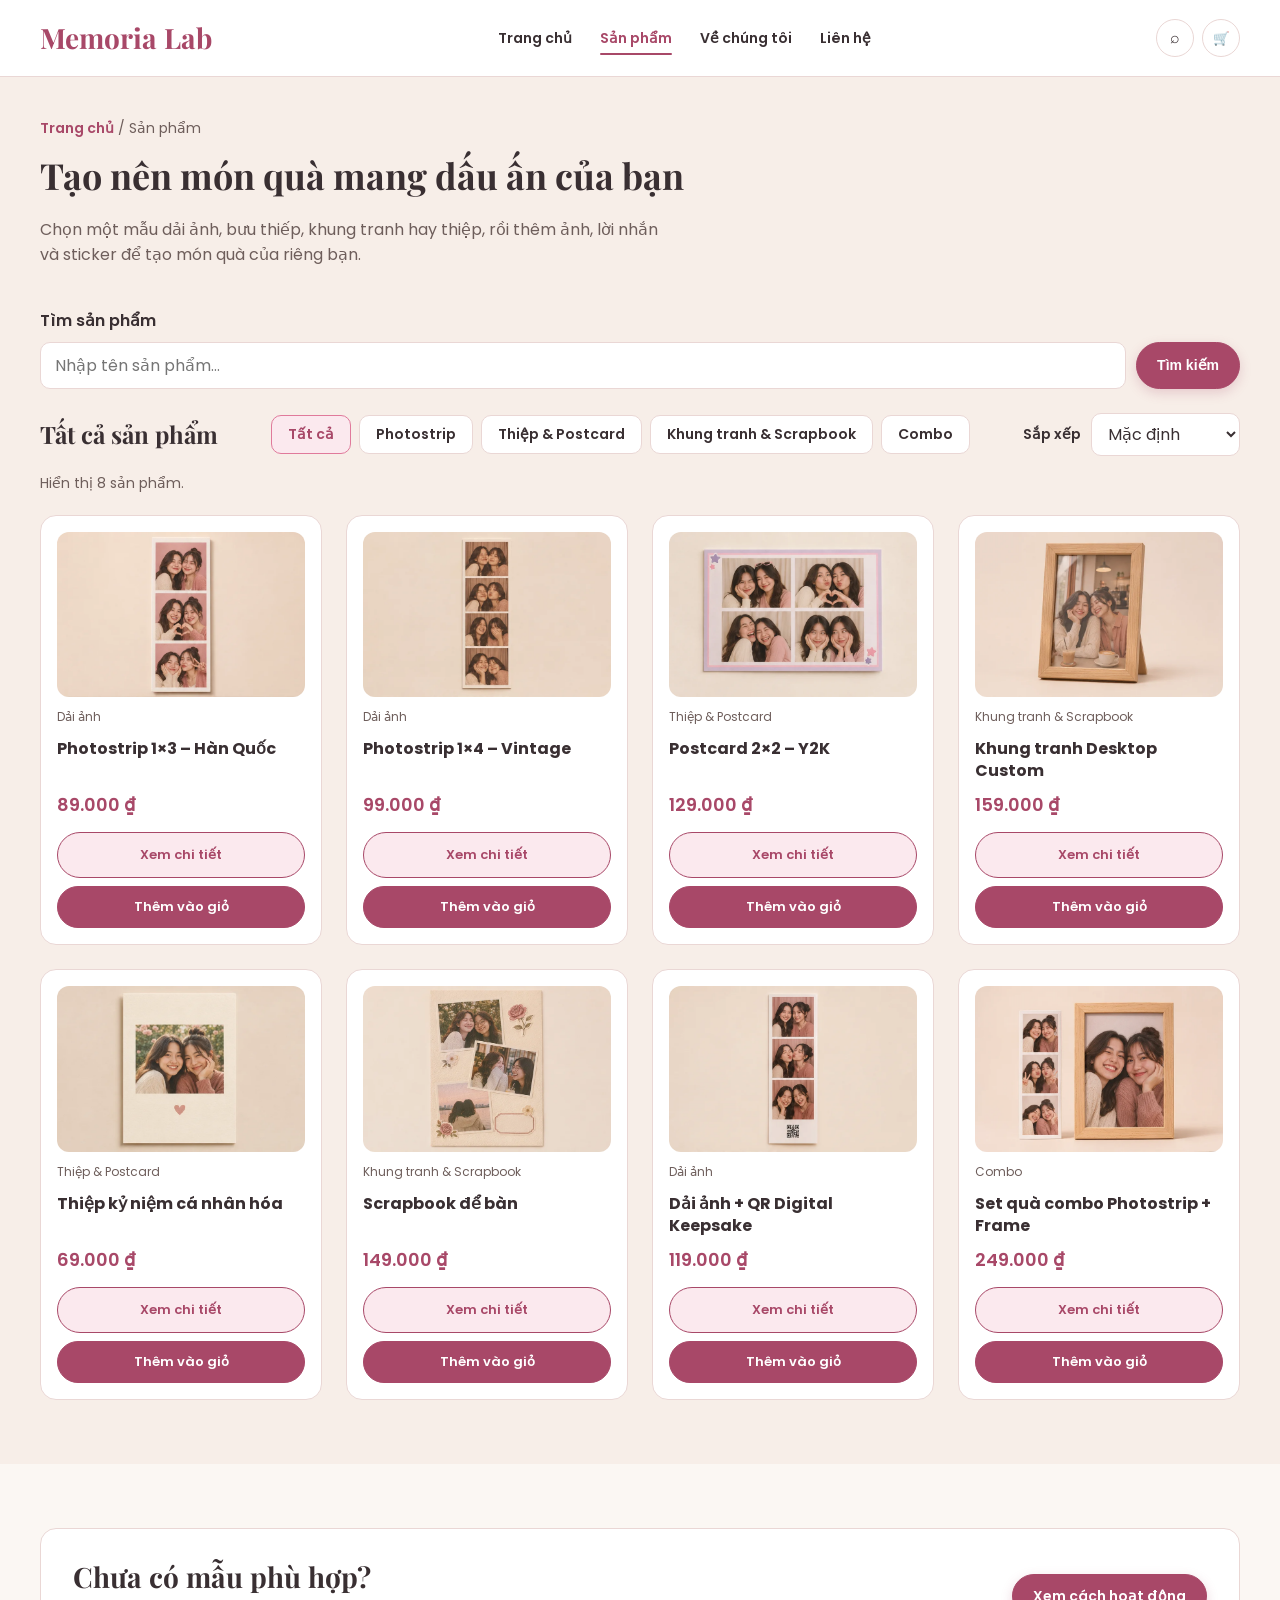
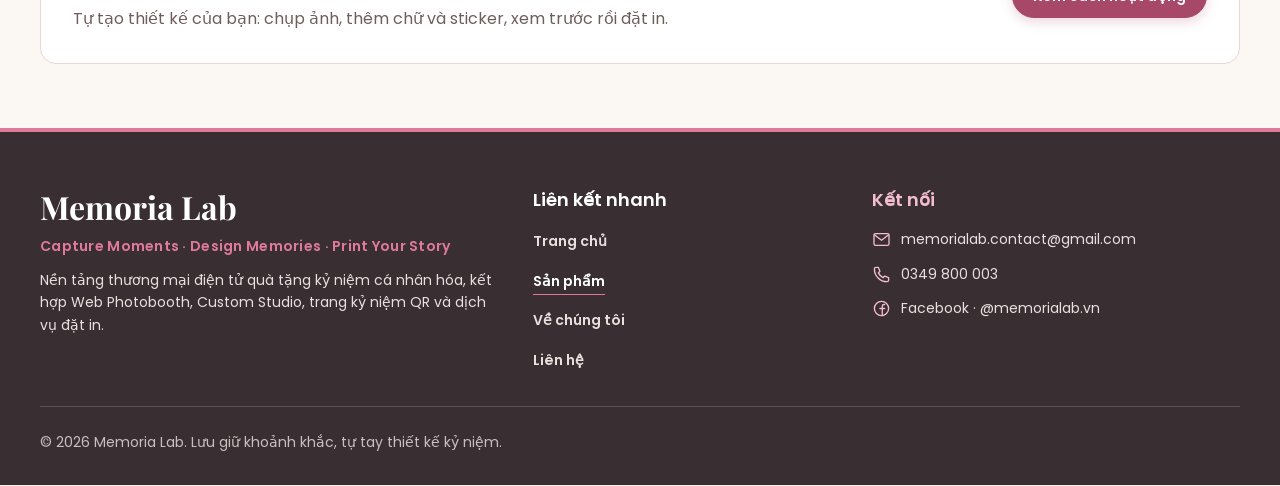
<file: products.html>
<!DOCTYPE html>
<html lang="vi">
<head>
  <meta charset="UTF-8">
  <meta name="viewport" content="width=device-width, initial-scale=1.0">
  <title>Memoria Lab – Sản phẩm</title>
  <link rel="icon" href="favicon.ico" sizes="16x16 32x32">
  <link rel="icon" href="images/memoria-favicon.svg" type="image/svg+xml" sizes="any">
  <link rel="stylesheet" href="css/style.css?v=ux-20261112">
  <link rel="stylesheet" href="css/products.css?v=gallery-2">
        <script src="js/products.js?v=gallery-2" defer></script>
  <script src="js/cart.js?v=cart-customization-20261112" defer></script>
  <script src="js/cart-storage.js?v=cart-customization-20261112" defer></script>
  <script src="js/cart-ui.js?v=cart-feedback-20261112" defer></script>
  <script src="js/render-products.js?v=cart-feedback" defer></script>
  <script src="js/product-filters.js?v=2" defer></script>
</head>
<body>

  <!-- HEADER DÙNG CHUNG -->
  <header class="site-header">
    <div class="container site-header__inner">
      <a class="brand" href="index.html" aria-label="Memoria Lab - Trang chủ">
        <span class="brand__name">Memoria Lab</span>
      </a>

      <nav class="site-nav" aria-label="Điều hướng chính">
        <a class="nav-link" href="index.html">Trang chủ</a>
        <a class="nav-link nav-link--active" href="products.html">Sản phẩm</a>
        <a class="nav-link" href="about.html">Về chúng tôi</a>
        <a class="nav-link" href="contact.html">Liên hệ</a>
      </nav>

      <div class="header-actions" aria-label="Tiện ích">
        <a class="icon-button"
   href="products.html#product-search"
   aria-label="Tìm kiếm sản phẩm">⌕</a>
        <button class="icon-button" type="button" aria-label="Giỏ hàng">🛒</button>
      </div>
    </div>
  </header>

  <main>

    <!-- 1. TIÊU ĐỀ TRANG -->
    <section class="page-title">
      <div class="container">
        <p class="breadcrumb">
          <a href="index.html">Trang chủ</a> / <span>Sản phẩm</span>
        </p>
        <h1>Tạo nên món quà mang dấu ấn của bạn</h1>
        <p class="page-title__text">
          Chọn một mẫu dải ảnh, bưu thiếp, khung tranh hay thiệp, rồi thêm ảnh,
          lời nhắn và sticker để tạo món quà của riêng bạn.
        </p>
      </div>
    </section>

    <!-- 2. DANH SÁCH SẢN PHẨM -->
    <section class="section section--products">
      <div class="container">
<form class="product-search" id="product-search-form" role="search"
      action="products.html" method="get">
  <label for="product-search">Tìm sản phẩm</label>

  <div class="product-search__fields">
    <input type="search" id="product-search" name="q"
           placeholder="Nhập tên sản phẩm…" maxlength="100"
           aria-controls="product-list" autocomplete="off">

    <button class="btn btn--primary" type="submit">
      Tìm kiếm
    </button>

    <button class="btn btn--secondary" id="clear-product-search"
            type="button" hidden>
      Xóa từ khóa
    </button>
  </div>
</form>
        <!-- Lọc sản phẩm theo danh mục -->
        <div class="product-toolbar">
          <h2 id="product-list-title">Tất cả sản phẩm</h2>
          <div class="category-list" data-product-filters role="group"
               aria-label="Lọc sản phẩm theo danh mục" hidden>
            <button class="category-btn category-btn--active" type="button" data-filter="all" aria-pressed="true" aria-controls="product-list">Tất cả</button>
            <button class="category-btn" type="button" data-filter="photostrip" aria-pressed="false" aria-controls="product-list">Photostrip</button>
            <button class="category-btn" type="button" data-filter="cards" aria-pressed="false" aria-controls="product-list">Thiệp &amp; Postcard</button>
            <button class="category-btn" type="button" data-filter="frames" aria-pressed="false" aria-controls="product-list">Khung tranh &amp; Scrapbook</button>
            <button class="category-btn" type="button" data-filter="combo" aria-pressed="false" aria-controls="product-list">Combo</button>
          </div>
          <div class="product-sort">
            <label for="product-sort">Sắp xếp</label>
            <select id="product-sort" aria-controls="product-list">
              <option value="default">Mặc định</option>
              <option value="price-asc">Giá tăng dần</option>
              <option value="price-desc">Giá giảm dần</option>
            </select>
          </div>
        </div>
        <p class="product-filter-status" id="product-filter-status"
           role="status" aria-live="polite" aria-atomic="true" hidden></p>

        <!-- Lưới 8 sản phẩm -->
        <div class="product-grid product-grid--list" id="product-list" aria-labelledby="product-list-title">
          <p class="product-render-message">Đang tải sản phẩm…</p>
        </div>
      </div>
    </section>

    <!-- 3. KHỐI GỢI Ý CUỐI TRANG -->
    <section class="section section--soft">
      <div class="container">
        <div class="product-cta">
          <div>
            <h2>Chưa có mẫu phù hợp?</h2>
            <p>Tự tạo thiết kế của bạn: chụp ảnh, thêm chữ và sticker, xem trước rồi đặt in.</p>
          </div>
          <a class="btn btn--primary" href="index.html#how-it-works">Xem cách hoạt động</a>
        </div>
      </div>
    </section>

  </main>

  <!-- FOOTER DÙNG CHUNG -->
  <footer class="site-footer">
    <div class="container">
      <div class="site-footer__inner">
        <div class="site-footer__brand">
          <a class="brand brand--footer" href="index.html" aria-label="Memoria Lab - Quay về trang chủ">
            Memoria Lab
          </a>
          <p class="site-footer__tagline">
            Capture Moments · Design Memories · Print Your Story
          </p>
          <p class="site-footer__desc">
            Nền tảng thương mại điện tử quà tặng kỷ niệm cá nhân hóa, kết hợp
            Web Photobooth, Custom Studio, trang kỷ niệm QR và dịch vụ đặt in.
          </p>
        </div>

        <div class="site-footer__nav">
          <h3 class="site-footer__title">Liên kết nhanh</h3>
          <nav class="footer-links" aria-label="Liên kết chân trang">
            <a class="footer-link" href="index.html">Trang chủ</a>
            <a class="footer-link footer-link--active" href="products.html">Sản phẩm</a>
            <a class="footer-link" href="about.html">Về chúng tôi</a>
            <a class="footer-link" href="contact.html">Liên hệ</a>
          </nav>
        </div>

        <div class="site-footer__contact">
          <h3 class="site-footer__title">Kết nối</h3>
          <ul class="footer-contact">
            <li>
              <svg viewBox="0 0 24 24" aria-hidden="true"><rect x="2.5" y="4.5" width="19" height="15" rx="2"/><path d="m3 6 9 7 9-7"/></svg>
              <span><span class="footer-contact__label">Email </span>memorialab.contact@gmail.com</span>
            </li>
            <li>
              <svg viewBox="0 0 24 24" aria-hidden="true"><path d="M8 3H5a2 2 0 0 0-2 2c0 8.8 7.2 16 16 16a2 2 0 0 0 2-2v-3l-5-2-2 2a13 13 0 0 1-6-6l2-2-2-5Z"/></svg>
              <span><span class="footer-contact__label">Điện thoại </span>0349 800 003</span>
            </li>
            <li>
              <svg viewBox="0 0 24 24" aria-hidden="true"><circle cx="12" cy="12" r="9"/><path d="M13 21v-9h3m-6 0h3V9a2 2 0 0 1 2-2h1"/></svg>
              <span>Facebook · @memorialab.vn</span>
            </li>
          </ul>
        </div>
      </div>

      <div class="site-footer__bottom">
        <p class="site-footer__copyright">
          © 2026 Memoria Lab. Lưu giữ khoảnh khắc, tự tay thiết kế kỷ niệm.
        </p>
        
      </div>
    </div>
  </footer>

</body>
</html>
</file>
<file: css/style.css>
@import url('https://fonts.googleapis.com/css2?family=Playfair+Display:wght@600;700&family=Poppins:wght@400;500;600&display=swap');

:root {
  --primary: #E07A9B;
  --accent: #A84868;
  --lavender: #C6A5E8;
  --background: #F7EEE8;
  --surface: #FFFFFF;
  --text: #392F32;
  --muted: #6E5E5B;
  --border: #EAD7D5;
  --radius-card: 16px;
  --radius-image: 12px;
  --radius-button: 999px;
}

* {
  box-sizing: border-box;
}

html {
  scroll-behavior: smooth;
}

body {
  margin: 0;
  color: var(--text);
  background: var(--background);
  font-family: "Poppins", Arial, sans-serif;
  line-height: 1.6;
}

img {
  max-width: 100%;
  display: block;
}

a {
  color: inherit;
  text-decoration: none;
}

button,
a {
  -webkit-tap-highlight-color: transparent;
}

.container {
  width: min(1200px, calc(100% - 64px));
  margin-inline: auto;
}

/* HEADER */
.site-header {
  background: var(--surface);
  border-bottom: 1px solid var(--border);
  position: sticky;
  top: 0;
  z-index: 10;
}

.site-header__inner {
  min-height: 76px;
  display: flex;
  align-items: center;
  justify-content: space-between;
  gap: 24px;
}

.brand {
  font-family: "Playfair Display", Georgia, serif;
  font-size: 28px;
  font-weight: 700;
  color: var(--accent);
  white-space: nowrap;
}

.site-nav {
  display: flex;
  align-items: center;
  gap: 28px;
}

.nav-link {
  font-size: 14px;
  font-weight: 600;
  color: var(--text);
  transition: color .2s ease;
}

.nav-link:hover,
.nav-link--active {
  color: var(--accent);
}

.nav-link:focus-visible,
.text-link:focus-visible,
.btn:focus-visible {
  outline: 3px solid var(--lavender);
  outline-offset: 3px;
}

.header-actions {
  display: flex;
  gap: 8px;
}

.icon-button {
  width: 38px;
  height: 38px;
  border: 1px solid var(--border);
  border-radius: 50%;
  background: var(--surface);
  cursor: pointer;
}

/* HERO */
.hero {
  padding: 64px 0;
}

.hero__grid {
  display: grid;
  grid-template-columns: minmax(0, 9fr) minmax(0, 11fr);
  align-items: center;
  gap: 32px;
}

.eyebrow {
  margin: 0 0 8px;
  color: var(--accent);
  font-size: 13px;
  font-weight: 600;
  letter-spacing: .12em;
}

h1,
h2 {
  font-family: "Playfair Display", Georgia, serif;
  color: var(--text);
  line-height: 1.15;
}

h1 {
  margin: 0 0 20px;
  font-size: 42px;
}

h2 {
  margin: 0 0 12px;
  font-size: 28px;
}

h3 {
  margin: 0;
  font-size: 18px;
  line-height: 1.35;
}

.hero__text {
  max-width: 560px;
  margin: 0 0 24px;
  color: var(--muted);
  font-size: 16px;
}

.hero__actions {
  display: flex;
  flex-wrap: wrap;
  gap: 12px;
}

.btn {
  display: inline-flex;
  align-items: center;
  justify-content: center;
  min-height: 44px;
  padding: 10px 20px;
  border-radius: var(--radius-button);
  font-size: 14px;
  font-weight: 600;
  transition: transform .2s ease, background .2s ease;
}

.btn:hover {
  transform: translateY(-1px);
}

.btn--primary {
  background: var(--primary);
  color: #fff;
}

.btn--primary:hover {
  background: var(--accent);
}

.btn--secondary {
  background: var(--surface);
  border: 1px solid var(--primary);
  color: var(--accent);
}

.hero__image {
  min-height: 390px;
}

.image-placeholder,
.explore-card__image,
.product-slot__image {
  display: flex;
  align-items: center;
  justify-content: center;
  text-align: center;
  background: #f2d9df;
  color: var(--accent);
  border-radius: var(--radius-image);
}

.image-placeholder {
  height: 100%;
  min-height: 390px;
  flex-direction: column;
  gap: 6px;
}

.image-placeholder small {
  font-size: 12px;
}

/* SECTIONS */
.section {
  padding: 64px 0;
}

.section--soft {
  background: rgba(255, 255, 255, .48);
}

.section-heading {
  margin-bottom: 28px;
}

.section-heading p:last-child {
  margin: 0;
  color: var(--muted);
}

.section-heading--row {
  display: flex;
  justify-content: space-between;
  align-items: end;
  gap: 20px;
}

.text-link {
  color: var(--accent);
  font-size: 14px;
  font-weight: 600;
}

/* HOW IT WORKS */
.steps-grid {
  display: grid;
  grid-template-columns: repeat(4, 1fr);
  gap: 16px;
}

.step-card {
  padding: 24px;
  background: var(--surface);
  border: 1px solid var(--border);
  border-radius: var(--radius-card);
}

.step-card__number {
  display: inline-block;
  margin-bottom: 20px;
  color: var(--accent);
  font-weight: 600;
}

.step-card p {
  margin: 8px 0 0;
  color: var(--muted);
  font-size: 14px;
}

/* PRODUCT PLACEHOLDERS */
.product-grid {
  display: grid;
  gap: 16px;
}

.product-grid--featured {
  grid-template-columns: repeat(4, 1fr);
}

.product-slot {
  padding: 12px;
  background: var(--surface);
  border: 1px solid var(--border);
  border-radius: var(--radius-card);
}

.product-slot__image {
  aspect-ratio: 4 / 5;
  margin-bottom: 12px;
}

.product-slot h3 {
  font-size: 16px;
  min-height: 44px;
}

.product-slot p {
  margin: 8px 0 0;
  color: var(--accent);
  font-weight: 600;
}

/* PHOTOBOOTH / STUDIO */
.explore-grid {
  display: grid;
  grid-template-columns: repeat(2, 1fr);
  gap: 24px;
}

.explore-card {
  overflow: hidden;
  background: var(--surface);
  border: 1px solid var(--border);
  border-radius: var(--radius-card);
}

.explore-card__image {
  aspect-ratio: 16 / 9;
  border-radius: 0;
}

.explore-card__content {
  padding: 24px;
}

.explore-card__content p:not(.eyebrow) {
  color: var(--muted);
  margin: 0 0 18px;
}

/* OCCASIONS */
.occasion-grid {
  display: grid;
  grid-template-columns: repeat(4, 1fr);
  gap: 16px;
}

.occasion-card {
  min-height: 90px;
  display: flex;
  align-items: center;
  justify-content: center;
  padding: 16px;
  background: var(--surface);
  border: 1px solid var(--border);
  border-radius: var(--radius-card);
  font-weight: 600;
  transition: transform .2s ease, border-color .2s ease;
}

.occasion-card:hover {
  transform: translateY(-2px);
  border-color: var(--primary);
}

/* FOOTER (PHẦN CỦA YẾN: CHỮ, KHOẢNG CÁCH, BỐ CỤC VÀ TRẠNG THÁI LIÊN KẾT) */
.site-footer {
  padding: 56px 0 32px;
  background: var(--text);
  color: #fff;
  border-top: 4px solid var(--primary);
}

.site-footer__inner {
  display: grid;
  grid-template-columns: 1.5fr 1fr 1.2fr;
  gap: 32px;
  padding-bottom: 32px;
  border-bottom: 1px solid rgba(234, 215, 213, 0.2);
}

.brand--footer {
  display: inline-block;
  color: #fff;
  font-size: 32px;
  line-height: 1.2;
  margin-bottom: 8px;
  transition: color .2s ease;
}

.brand--footer:hover {
  color: var(--primary);
}

.brand--footer:focus-visible {
  outline: 3px solid var(--lavender);
  outline-offset: 4px;
  border-radius: 4px;
}

.site-footer__tagline {
  margin: 0 0 12px;
  color: var(--primary);
  font-size: 14px;
  font-weight: 600;
  letter-spacing: 0.02em;
}

.site-footer__desc,
.site-footer__text {
  margin: 0;
  color: #eadfdf;
  font-size: 14px;
  line-height: 1.6;
}

.site-footer__title {
  margin: 0 0 16px;
  font-family: "Poppins", Arial, sans-serif;
  font-size: 18px;
  font-weight: 600;
  color: #fff;
}

.footer-links {
  display: flex;
  flex-direction: column;
  gap: 12px;
}

.footer-meta {
  margin-top: 12px;
}

.footer-link {
  display: inline-flex;
  align-items: center;
  width: fit-content;
  font-size: 14px;
  font-weight: 600;
  color: #eadfdf;
  padding: 2px 0;
  border-bottom: 1px solid transparent;
  transition: color .2s ease, transform .2s ease, border-color .2s ease;
}

.footer-link:hover {
  color: var(--primary);
  border-bottom-color: var(--primary);
  transform: translateX(4px);
}

.footer-link:active {
  color: var(--lavender);
}

.footer-link--active {
  color: #fff;
  border-bottom-color: var(--primary);
}

.footer-link:focus-visible {
  outline: 3px solid var(--lavender);
  outline-offset: 3px;
  border-radius: 4px;
}

.site-footer__bottom {
  display: flex;
  align-items: center;
  justify-content: space-between;
  flex-wrap: wrap;
  gap: 16px;
  padding-top: 24px;
}

.site-footer__copyright {
  margin: 0;
  color: #cbbec0;
  font-size: 14px;
}

.site-footer__quick {
  display: flex;
  flex-wrap: wrap;
  gap: 24px;
}

/* TABLET (768px - 1023px: Footer 2 cột theo Mục 4 PDF) */
@media (max-width: 1023px) {
  .container {
    width: min(100% - 48px, 1200px);
  }

  .site-header__inner {
    min-height: 68px;
  }

  .site-nav {
    gap: 16px;
  }

  .hero {
    padding: 48px 0;
  }

  .hero__grid {
    grid-template-columns: 1fr 1fr;
    gap: 24px;
  }

  h1 {
    font-size: 34px;
  }

  .steps-grid,
  .product-grid--featured,
  .occasion-grid {
    grid-template-columns: repeat(2, 1fr);
  }

  .section {
    padding: 48px 0;
  }

  .site-footer {
    padding: 48px 0 24px;
  }

  .site-footer__inner {
    grid-template-columns: repeat(2, 1fr);
    gap: 24px;
  }

  .site-footer__brand {
    grid-column: 1 / -1;
  }
}

/* MOBILE (<= 767px: Footer 1 cột, các nhóm xếp dọc theo Mục 4 PDF) */
@media (max-width: 767px) {
  .container {
    width: calc(100% - 32px);
  }

  .site-header__inner {
    min-height: 60px;
    flex-wrap: wrap;
    gap: 0 12px;
    padding-top: 8px;
  }

  .brand {
    font-size: 24px;
  }

  /* TH-20 (VHuy): hiện menu thành một hàng riêng dưới logo thay vì ẩn */
  .site-nav {
    order: 3;
    width: 100%;
    flex-wrap: wrap;
    justify-content: space-between;
    gap: 0 8px;
  }

  .nav-link {
    display: flex;
    align-items: center;
    min-height: 44px;
    font-size: 13px;
  }

  /* TH-20 (VHuy): header mobile cao hơn, chừa chỗ khi mở liên kết index.html#how-it-works */
  #how-it-works {
    scroll-margin-top: 100px;
  }

  .header-actions {
    margin-left: auto;
  }

  .hero {
    padding: 36px 0;
  }

  .hero__grid {
    grid-template-columns: 1fr;
  }

  .hero__content {
    order: 1;
  }

  .hero__image {
    order: 2;
    min-height: 260px;
  }

  .image-placeholder {
    min-height: 260px;
  }

  h1 {
    font-size: 28px;
  }

  h2 {
    font-size: 24px;
  }

  .hero__text {
    font-size: 14px;
  }

  .hero__actions {
    display: grid;
    grid-template-columns: 1fr;
  }

  .btn {
    width: 100%;
  }

  .section {
    padding: 36px 0;
  }

  .section-heading--row {
    align-items: start;
    flex-direction: column;
  }

  .steps-grid,
  .product-grid--featured,
  .explore-grid,
  .occasion-grid {
    grid-template-columns: 1fr;
  }

  .product-slot__image {
    aspect-ratio: 4 / 5;
  }

  .site-footer {
    padding: 32px 0 24px;
  }

  .site-footer__inner {
    grid-template-columns: 1fr;
    gap: 24px;
    padding-bottom: 24px;
  }

  .brand--footer {
    font-size: 24px;
  }

  .site-footer__title {
    font-size: 16px;
    margin-bottom: 12px;
  }

  .footer-link {
    min-height: 44px;
    font-size: 13px;
  }

  .site-footer__copyright {
    font-size: 12px;
  }

  .site-footer__bottom {
    flex-direction: column;
    align-items: flex-start;
    gap: 12px;
  }
}

/* THuy - Bo sung vao cuoi css/style.css, sau CSS nen cua nhom. */
.featured-products {
  --featured-accent: var(--accent, #a84868);
  --featured-border: var(--border, #ead7d5);
  --featured-muted: var(--muted, #6e5e5b);
  padding-block: clamp(40px, 4.2vw, 64px);
  color: var(--text, #392f32);
  background: linear-gradient(180deg, #fcf8f5 0%, #f8eef0 100%);
  border-block: 1px solid var(--featured-border);
  scroll-margin-top: 88px;
}

.featured-products .featured-products__heading {
  display: flex;
  justify-content: space-between;
  align-items: flex-end;
  gap: 24px;
  margin-bottom: 28px;
}

.featured-products .featured-products__intro {
  max-width: 640px;
  min-width: 0;
}

.featured-products .featured-products__eyebrow {
  margin: 0 0 10px;
  color: var(--featured-accent);
  font-size: 12px;
  font-weight: 600;
  letter-spacing: 0.13em;
  line-height: 1.5;
  text-transform: uppercase;
}

.featured-products .featured-products__title {
  margin: 0;
  font-family: "Playfair Display", Georgia, serif;
  font-size: clamp(28px, 2.8vw, 40px);
  line-height: 1.22;
  overflow-wrap: anywhere;
}

.featured-products .featured-products__description {
  max-width: 58ch;
  margin: 12px 0 0;
  color: var(--featured-muted);
  font-size: 14px;
  line-height: 1.7;
}

.featured-products .featured-products__all {
  display: inline-flex;
  flex-shrink: 0;
  align-items: center;
  justify-content: center;
  gap: 10px;
  min-height: 46px;
  padding: 10px 18px;
  border: 1px solid var(--featured-border);
  border-radius: var(--radius-button, 999px);
  background: var(--surface, #fff);
  color: var(--featured-accent);
  font-size: 13px;
  font-weight: 600;
  text-decoration: none;
  transition: background-color 180ms ease, border-color 180ms ease;
}

.featured-products .featured-products__all:hover {
  border-color: var(--featured-accent);
  background: #fbe9ee;
}

/* Grid quan ly so cot; minmax(0, 1fr) cho phep noi dung dai xuong dong. */
.featured-products .featured-products__grid {
  display: grid;
  grid-template-columns: repeat(4, minmax(0, 1fr));
  gap: 24px;
  align-items: stretch;
}

.featured-products .product-card {
  display: flex;
  flex-direction: column;
  min-width: 0;
  padding: 14px;
  border: 1px solid var(--featured-border);
  border-radius: var(--radius-card, 16px);
  background: var(--surface, #fff);
  box-shadow: 0 3px 12px rgb(57 47 50 / 3%);
  transition: transform 200ms ease, border-color 200ms ease, box-shadow 200ms ease;
}

.featured-products .product-card:hover {
  transform: translateY(-3px);
  border-color: var(--primary, #e07a9b);
  box-shadow: 0 12px 28px rgb(57 47 50 / 9%);
}

.featured-products .product-card:focus-within {
  border-color: var(--featured-accent);
  box-shadow: 0 8px 24px rgb(57 47 50 / 8%);
}

.featured-products .product-card__img-box {
  flex-shrink: 0;
  overflow: hidden;
  aspect-ratio: 3 / 2;
  border-radius: var(--radius-image, 12px);
  background: #f7eee8;
}

.featured-products .product-card__image {
  display: block;
  width: 100%;
  height: 100%;
  object-fit: cover;
  transition: transform 240ms ease;
}

.featured-products .product-card:hover .product-card__image {
  transform: scale(1.025);
}

/* Flexbox giu gia va nut o cuoi the, khong cat ten san pham. */
.featured-products .product-card__body {
  display: flex;
  flex: 1;
  flex-direction: column;
  min-width: 0;
  padding: 16px 2px 2px;
}

.featured-products .product-card__category {
  margin: 0 0 6px;
  color: var(--featured-muted);
  font-size: 11px;
  font-weight: 500;
  letter-spacing: 0.08em;
  line-height: 1.6;
  text-transform: uppercase;
}

.featured-products .product-card__title {
  min-height: 2.8em;
  margin: 0;
  color: var(--text, #392f32);
  font-size: 16px;
  font-weight: 600;
  line-height: 1.4;
  overflow-wrap: anywhere;
}

.featured-products .product-card__summary {
  margin: 10px 0 0;
  color: var(--featured-muted);
  font-size: 12px;
  line-height: 1.65;
  overflow-wrap: anywhere;
}

.featured-products .product-card__purchase {
  margin-top: auto;
  padding-top: 18px;
}

.featured-products .product-card__price {
  margin: 0 0 14px;
  color: var(--featured-accent);
  font-size: 19px;
  font-weight: 600;
  line-height: 1.4;
  white-space: nowrap;
  font-variant-numeric: tabular-nums;
}

.featured-products .product-card__btn {
  display: flex;
  align-items: center;
  justify-content: center;
  gap: 8px;
  width: 100%;
  min-height: 46px;
  padding: 10px 12px;
  border: 1px solid var(--primary, #e07a9b);
  border-radius: var(--radius-button, 999px);
  background: #fbe9ee;
  color: var(--featured-accent);
  font-size: 13px;
  font-weight: 600;
  line-height: 1.5;
  text-align: center;
  text-decoration: none;
  overflow-wrap: anywhere;
  transition: background-color 180ms ease, color 180ms ease, border-color 180ms ease;
}

.featured-products .product-card__btn:hover {
  transform: none;
  border-color: var(--featured-accent);
  background: var(--featured-accent);
  color: #fff;
}

.featured-products .featured-products__all:focus-visible,
.featured-products .product-card__btn:focus-visible {
  outline: 3px solid var(--featured-accent);
  outline-offset: 4px;
}

.featured-products .featured-products__arrow {
  flex-shrink: 0;
  transition: transform 180ms ease;
}

.featured-products .featured-products__all:hover .featured-products__arrow,
.featured-products .product-card__btn:hover .featured-products__arrow {
  transform: translateX(3px);
}

.featured-products .featured-products__note {
  margin: 22px 0 0;
  color: var(--featured-muted);
  font-size: 12px;
  line-height: 1.6;
}

/* Moc cuon cua cac the danh sach duoc lien ket tu trang chu. */
#product-01,
#product-02,
#product-03,
#product-04 {
  scroll-margin-top: 88px;
}

@media (max-width: 1023px) {
  .featured-products .featured-products__grid {
    grid-template-columns: repeat(2, minmax(0, 1fr));
    gap: 20px;
  }

  .featured-products .featured-products__heading {
    flex-wrap: wrap;
    align-items: flex-start;
    gap: 18px;
  }
}

@media (max-width: 767px) {
  .featured-products .featured-products__grid {
    grid-template-columns: minmax(0, 1fr);
    gap: 20px;
  }

  .featured-products .featured-products__all {
    width: 100%;
  }

  .featured-products .product-card {
    padding: 14px;
  }

  .featured-products .product-card__title {
    min-height: 0;
    font-size: 17px;
  }

  .featured-products .product-card__summary {
    font-size: 13px;
  }
}

@media (prefers-reduced-motion: reduce) {
  .featured-products .product-card,
  .featured-products .product-card__image,
  .featured-products .product-card__btn,
  .featured-products .featured-products__all,
  .featured-products .featured-products__arrow {
    transition: none;
  }

  .featured-products .product-card:hover,
  .featured-products .product-card:hover .product-card__image,
  .featured-products .featured-products__all:hover .featured-products__arrow,
  .featured-products .product-card__btn:hover .featured-products__arrow {
    transform: none;
  }
}


/* ==========================================================================
   BỔ SUNG CSS CẢI THIỆN UX (ER-01, ER-02, ER-03)
   Dán vào cuối file css/style.css
   ========================================================================== */

/* --------------------------------------------------------------------------
   ER-01: MENU ĐIỀU HƯỚNG & NÚT ICON (TÌM KIẾM, GIỎ HÀNG)
   - Bổ sung gạch chân chuyển động (scaleX) cho .nav-link, không làm xê dịch bố cục
   - Bổ sung trạng thái hover, active và focus-visible rõ ràng cho .icon-button
   -------------------------------------------------------------------------- */
.nav-link {
  position: relative;
  padding-block: 6px;
  border-radius: 6px;
  transition: color 200ms ease, background-color 200ms ease;
}

.nav-link::after {
  content: "";
  position: absolute;
  left: 0;
  right: 0;
  bottom: 0;
  height: 2.5px;
  border-radius: 999px;
  background-color: var(--accent);
  transform: scaleX(0);
  transform-origin: center;
  transition: transform 220ms ease;
}

.nav-link:hover,
.nav-link:focus-visible,
.nav-link--active {
  color: var(--accent);
}

.nav-link:hover::after,
.nav-link:focus-visible::after,
.nav-link--active::after {
  transform: scaleX(1);
}

.nav-link:focus-visible {
  outline: 3px solid var(--accent);
  outline-offset: 4px;
  background-color: rgba(224, 122, 155, 0.14);
}

.icon-button {
  display: inline-flex;
  align-items: center;
  justify-content: center;
  color: var(--text);
  transition:
    background-color 200ms ease,
    border-color 200ms ease,
    color 200ms ease,
    transform 200ms ease,
    box-shadow 200ms ease;
}

.icon-button:hover {
  background-color: #fbe9ee;
  border-color: var(--accent);
  color: var(--accent);
  transform: translateY(-2px);
  box-shadow: 0 4px 12px rgba(168, 72, 104, 0.18);
}

.icon-button:active {
  transform: translateY(0);
  background-color: #f4d5df;
  box-shadow: 0 2px 6px rgba(168, 72, 104, 0.12);
}

.icon-button:focus-visible {
  outline: 3px solid var(--accent);
  outline-offset: 3px;
  background-color: #fbe9ee;
  border-color: var(--accent);
  color: var(--accent);
}

/* --------------------------------------------------------------------------
   ER-02: BANNER CHÍNH / CÁC NÚT CTA (.btn, .btn--primary, .btn--secondary)
   - Tăng độ tương phản chữ/nền chuẩn WCAG AA (>= 4.5:1)
   - Đồng bộ biên độ nâng (-2px), đổ bóng và chuyển màu rõ nét khi hover/focus
   -------------------------------------------------------------------------- */
.btn {
  border: 1.5px solid transparent;
  transition:
    background-color 220ms ease,
    border-color 220ms ease,
    color 220ms ease,
    transform 220ms ease,
    box-shadow 220ms ease;
}

.btn:hover {
  transform: translateY(-2px);
}

.btn:active {
  transform: translateY(0);
}

.btn:focus-visible {
  outline: 3px solid var(--accent);
  outline-offset: 4px;
}

/* Nút 'Khám phá sản phẩm' */
.btn--primary {
  background-color: var(--accent);
  border-color: var(--accent);
  color: #ffffff;
  box-shadow: 0 4px 12px rgba(168, 72, 104, 0.22);
}

.btn--primary:hover {
  background-color: #7d2e49;
  border-color: #7d2e49;
  color: #ffffff;
  box-shadow: 0 8px 20px rgba(125, 46, 73, 0.32);
}

.btn--primary:active {
  background-color: #66233b;
  border-color: #66233b;
  box-shadow: 0 3px 8px rgba(125, 46, 73, 0.24);
}

/* Nút 'Về Memoria Lab' */
.btn--secondary {
  background-color: var(--surface);
  border-color: var(--accent);
  color: var(--accent);
  box-shadow: 0 2px 8px rgba(57, 47, 50, 0.05);
}

.btn--secondary:hover {
  background-color: var(--accent);
  border-color: var(--accent);
  color: #ffffff;
  box-shadow: 0 8px 20px rgba(168, 72, 104, 0.26);
}

.btn--secondary:active {
  background-color: #7d2e49;
  border-color: #7d2e49;
  color: #ffffff;
}

/* --------------------------------------------------------------------------
   ER-03: NÚT & LIÊN KẾT XEM CHI TIẾT (.text-link, .product-card__btn, .featured-products__all)
   - Bổ sung hiệu ứng hover/focus nổi bật, đồng bộ với hệ thống nút CTA
   -------------------------------------------------------------------------- */
.text-link {
  position: relative;
  display: inline-flex;
  align-items: center;
  gap: 6px;
  padding-block: 4px;
  border-radius: 4px;
  color: var(--accent);
  transition: color 200ms ease, transform 200ms ease;
}

.text-link::after {
  content: "";
  position: absolute;
  left: 0;
  right: 0;
  bottom: 0;
  height: 2px;
  border-radius: 999px;
  background-color: currentColor;
  transform: scaleX(0);
  transform-origin: left;
  transition: transform 220ms ease;
}

.text-link:hover,
.text-link:focus-visible {
  color: #7d2e49;
}

.text-link:hover::after,
.text-link:focus-visible::after {
  transform: scaleX(1);
}

.text-link:focus-visible {
  outline: 3px solid var(--accent);
  outline-offset: 4px;
}

/* Nút 'Xem chi tiết sản phẩm' trong thẻ sản phẩm & nút 'Xem tất cả' */
.featured-products .product-card__btn,
.featured-products .featured-products__all {
  border: 1.5px solid var(--featured-accent);
  transition:
    background-color 200ms ease,
    border-color 200ms ease,
    color 200ms ease,
    transform 200ms ease,
    box-shadow 200ms ease;
}

.featured-products .product-card__btn:hover,
.featured-products .featured-products__all:hover {
  transform: translateY(-2px);
  background-color: var(--featured-accent);
  border-color: var(--featured-accent);
  color: #ffffff;
  box-shadow: 0 6px 16px rgba(168, 72, 104, 0.28);
}

.featured-products .product-card__btn:active,
.featured-products .featured-products__all:active {
  transform: translateY(0);
  background-color: #7d2e49;
  border-color: #7d2e49;
  color: #ffffff;
  box-shadow: 0 2px 8px rgba(125, 46, 73, 0.22);
}

.featured-products .product-card__btn:focus-visible,
.featured-products .featured-products__all:focus-visible {
  outline: 3px solid var(--text);
  outline-offset: 3px;
  background-color: var(--featured-accent);
  border-color: var(--featured-accent);
  color: #ffffff;
}

.featured-products .featured-products__all:hover .featured-products__arrow,
.featured-products .product-card__btn:hover .featured-products__arrow,
.featured-products .featured-products__all:focus-visible .featured-products__arrow,
.featured-products .product-card__btn:focus-visible .featured-products__arrow {
  transform: translateX(4px);
}

/* --------------------------------------------------------------------------
   TỐI ƯU HIỂN THỊ MOBILE & HỖ TRỢ GIẢM CHUYỂN ĐỘNG (ACCESSIBILITY)
   -------------------------------------------------------------------------- */
@media (max-width: 767px) {
  .nav-link::after {
    bottom: 6px;
  }
}

@media (prefers-reduced-motion: reduce) {
  .nav-link,
  .nav-link::after,
  .icon-button,
  .btn,
  .text-link,
  .text-link::after,
  .featured-products .product-card__btn,
  .featured-products .featured-products__all {
    transition: none;
  }

  .icon-button:hover,
  .btn:hover,
  .featured-products .product-card__btn:hover,
  .featured-products .featured-products__all:hover {
    transform: none;
  }
}
/* Ảnh banner và khu vực khám phá trên trang chủ */
.hero .hero__image {
  min-height: 0;
}

.home-hero-photo,
.home-explore-photo {
  display: block;
  width: 100%;
  height: auto;
  aspect-ratio: 16 / 9;
  object-fit: cover;
  object-position: center;
}

.home-hero-photo {
  border-radius: var(--radius-image);
}


/* Nút thêm giỏ cho các thẻ sản phẩm nổi bật được render bằng JavaScript. */
.featured-products .product-card__add-btn {
  display: flex; align-items: center; justify-content: center; width: 100%;
  min-height: 42px; margin-top: 8px; padding: 10px 12px;
  border: 1px solid var(--featured-accent, var(--accent));
  border-radius: var(--radius-button, 999px); background: var(--surface, #fff);
  color: var(--featured-accent, var(--accent)); font: inherit; font-size: 13px;
  font-weight: 600; cursor: pointer;
}
.featured-products .product-card__add-btn:hover {
  background: var(--featured-accent, var(--accent)); color: #fff;
}
.featured-products .product-card__add-btn:focus-visible {
  outline: 3px solid var(--featured-accent, var(--accent)); outline-offset: 3px;
}
.featured-products .product-card__title { overflow-wrap: anywhere; }

.product-card__image-link {
  display: block;
}

.product-card__title-link:hover,
.product-card__title-link:focus-visible {
  color: var(--accent);
  text-decoration: underline;
}

.product-card__image-link:focus-visible {
  outline: 2px solid var(--accent);
  outline-offset: 2px;
}

.header-actions .icon-button {
  position: relative;
}

.cart-badge {
  position: absolute;
  top: -5px;
  right: -5px;
  min-width: 19px;
  height: 19px;
  padding: 0 5px;
  border-radius: var(--radius-button);
  background-color: var(--accent);
  color: #ffffff;
  font-size: 11px;
  font-weight: 600;
  display: inline-flex;
  align-items: center;
  justify-content: center;
  line-height: 1;
  box-shadow: 0 2px 6px rgba(168, 72, 104, 0.28);
}

.cart-badge[hidden] {
  display: none !important;
}

.site-footer__contact .site-footer__title {
  color: #f2bdcf;
}

.footer-contact {
  display: grid;
  gap: 12px;
  margin: 0;
  padding: 0;
  list-style: none;
  color: #eadfdf;
  font-size: 14px;
}

.footer-contact li {
  display: grid;
  grid-template-columns: 19px minmax(0, 1fr);
  align-items: start;
  gap: 10px;
  overflow-wrap: anywhere;
}

.footer-contact svg {
  width: 19px;
  height: 19px;
  margin-top: 2px;
  color: #f2bdcf;
  fill: none;
  stroke: currentColor;
  stroke-width: 1.7;
  stroke-linecap: round;
  stroke-linejoin: round;
}

.footer-contact__label {
  position: absolute;
  width: 1px;
  height: 1px;
  overflow: hidden;
  clip-path: inset(50%);
  white-space: nowrap;
}

.cart-toast {
  position: fixed;
  z-index: 30;
  inset-inline-end: max(16px, env(safe-area-inset-right));
  inset-block-end: max(16px, env(safe-area-inset-bottom));
  width: min(370px, calc(100% - 32px));
  display: grid;
  grid-template-columns: minmax(0, 1fr) auto;
  gap: 10px;
  padding: 16px 12px 16px 18px;
  border: 1px solid var(--border);
  border-inline-start: 4px solid var(--accent);
  border-radius: 14px;
  background: var(--surface);
  color: var(--text);
  box-shadow: 0 8px 30px rgb(67 35 48 / 18%);
}

.cart-toast[hidden],
.cart-toast__link[hidden] {
  display: none;
}

.cart-toast[data-state="error"] {
  border-inline-start-color: #9c303a;
}

.cart-toast__title {
  margin: 0;
  font-weight: 600;
}

.cart-toast__message {
  margin: 4px 0 0;
  color: var(--muted);
  font-size: .875rem;
  overflow-wrap: anywhere;
}

.cart-toast__link {
  display: inline-flex;
  align-items: center;
  min-height: 44px;
  color: var(--accent);
  font-size: .875rem;
  font-weight: 600;
  text-decoration: underline;
  text-underline-offset: 3px;
}

.cart-toast__close {
  width: 44px;
  height: 44px;
  border: 1px solid var(--border);
  border-radius: 50%;
  background: var(--surface);
  color: var(--text);
  font: inherit;
  font-size: 1.35rem;
  cursor: pointer;
}

.cart-toast :focus-visible {
  outline: 2px solid var(--accent);
  outline-offset: 2px;
}

.cart-toast-announcement {
  position: absolute;
  width: 1px;
  height: 1px;
  overflow: hidden;
  clip-path: inset(50%);
  white-space: nowrap;
}


/* Nút xem giỏ trong phản hồi thêm sản phẩm */
.cart-toast__link {
  min-height: 40px;
  margin-top: 12px;
  padding: 9px 16px;
  border: 1px solid var(--accent);
  border-radius: 999px;
  background: var(--accent);
  color: #fff;
  text-decoration: none;
  justify-content: center;
}
.cart-toast__link:hover { background: #7d2e49; border-color: #7d2e49; color: #fff; }
.cart-toast__link:focus-visible { outline: 3px solid var(--lavender); outline-offset: 3px; }

/* Photostrip 1×3 – tải ảnh và xem trước tại chỗ */
.photostrip-customizer { margin-top: 20px; padding: 16px; border: 1px solid var(--border); border-radius: 14px; background: rgba(255,255,255,.72); }
.photostrip-customizer h2 { margin: 0 0 6px; font-size: 18px; }
.photostrip-customizer__help, .photostrip-customizer__status { margin: 0 0 12px; color: var(--muted); font-size: 12px; line-height: 1.5; }
.photostrip-customizer__status { margin: 10px 0 0; min-height: 18px; }
.photostrip-upload-grid { display: grid; grid-template-columns: minmax(0, 220px); gap: 8px; margin-inline: auto; }
.photostrip-upload-slot { position: relative; display: grid; place-items: center; min-width: 0; aspect-ratio: 4 / 3; overflow: hidden; border: 1px dashed var(--accent); border-radius: 10px; background: #fbf4f0; color: var(--accent); cursor: pointer; }
.photostrip-upload-slot__image { width: 100%; height: 100%; object-fit: cover; }
.photostrip-upload-slot__prompt { padding: 8px; text-align: center; font-size: 12px; font-weight: 600; }
.photostrip-upload-slot input { position: absolute; inset: 0; width: 100%; height: 100%; opacity: 0; cursor: pointer; }
.photostrip-upload-slot:focus-within { outline: 3px solid var(--lavender); outline-offset: 3px; }
@media (max-width: 420px) {
  .photostrip-customizer { padding: 12px; }
  .photostrip-upload-grid { width: min(100%, 220px); gap: 6px; }
  .photostrip-upload-slot__prompt { font-size: 11px; }
}
</file>
<file: css/home.css>
.home-hero {
  padding-block: clamp(36px, 5vw, 72px);
  background: linear-gradient(120deg, #fcf6ef, #f6e5e9);
}

.home-hero .hero__grid {
  grid-template-columns: minmax(0, 4fr) minmax(0, 5fr);
  gap: clamp(24px, 4vw, 58px);
}

.home-hero h1 {
  margin-bottom: 18px;
  font-size: clamp(2.75rem, 5.45vw, 5rem);
  line-height: 1.06;
  text-wrap: balance;
}

.home-hero h1 em {
  color: #8b3a58;
  font-weight: inherit;
}

.home-hero .hero__text {
  max-width: 38ch;
}

.home-hero .hero__image {
  min-height: 0;
  aspect-ratio: 5 / 4;
  border-radius: 24px;
  background: #ecd7cd;
  box-shadow: 0 22px 55px rgba(83, 48, 45, .13);
}

.home-hero .home-hero-photo {
  width: 100%;
  height: 100%;
  object-fit: cover;
  object-position: 57% 50%;
}

.home-spotlight {
  display: grid;
  grid-template-columns: minmax(0, 1fr) minmax(0, 1fr);
  grid-template-areas: "visual content";
  margin-block: clamp(32px, 5vw, 68px) 0;
  scroll-margin-top: 124px;
  overflow: hidden;
  border: 1px solid var(--border);
  border-radius: 24px;
  background: #fff8f4;
}

.home-spotlight__content {
  grid-area: content;
  align-self: center;
  padding: clamp(26px, 4.5vw, 62px);
}

.home-spotlight h2 {
  font-size: clamp(2rem, 3.6vw, 3.5rem);
  text-wrap: balance;
}

.home-spotlight__description {
  max-width: 40ch;
  margin: 14px 0;
  color: var(--muted);
}

.home-spotlight__spec {
  margin: 16px 0 0;
  padding-block: 10px;
  border-top: 1px solid var(--border);
  font-size: .9rem;
}

.home-spotlight__actions {
  display: flex;
  align-items: center;
  flex-wrap: wrap;
  gap: 12px 20px;
  margin-top: 16px;
}

.home-spotlight__price {
  margin: 0;
  color: var(--accent);
  font-size: 1.5rem;
  font-weight: 600;
}

.home-spotlight__visual {
  grid-area: visual;
  display: grid;
  min-height: 0;
  background: #eee4d7;
}

.home-spotlight__visual img {
  width: 100%;
  height: 100%;
  max-height: 420px;
  aspect-ratio: 4 / 3;
  object-fit: cover;
  object-position: center;
}

@media (max-width: 767px) {
  .home-hero .hero__grid,
  .home-spotlight {
    grid-template-columns: minmax(0, 1fr);
  }

  .home-hero .hero__content {
    text-align: left;
  }

  .home-hero .hero__actions {
    justify-content: flex-start;
  }

  .home-hero h1 {
    text-wrap: initial;
  }

  .home-hero .hero__image {
    aspect-ratio: 4 / 3;
  }

  .home-spotlight {
    grid-template-areas: "content" "visual";
    scroll-margin-top: 144px;
  }
}

.home-categories .section-heading h2,
.home-process .section-heading h2 {
  font-size: clamp(2rem, 3.8vw, 3.25rem);
}

.home-category-grid {
  display: grid;
  grid-template-columns: repeat(4, minmax(0, 1fr));
  gap: clamp(10px, 2vw, 24px);
}

.home-category,
.home-process .step-card {
  overflow: hidden;
  border: 1px solid var(--border);
  border-radius: var(--radius-card);
  background: var(--surface);
}

.home-category {
  display: flex;
  flex-direction: column;
}

.home-category img,
.home-process .step-card img {
  width: 100%;
  height: auto;
  aspect-ratio: 4 / 3;
  object-fit: cover;
  background: var(--background);
}

.home-category img {
  object-position: center 33%;
}

.home-category > span {
  display: flex;
  flex: 1;
  align-items: center;
  justify-content: space-between;
  gap: 8px;
  padding: clamp(12px, 2vw, 20px);
  font-weight: 600;
  line-height: 1.4;
}

.home-category > span span,
.home-category:hover {
  color: var(--accent);
}

.home-category:focus-visible {
  outline: 3px solid var(--accent);
  outline-offset: 4px;
}

.home-process .step-card {
  padding: 0;
}

.home-process__content {
  padding: clamp(14px, 2vw, 24px);
}

.home-process .step-card:nth-child(3) img {
  object-fit: contain;
  padding: 12px;
}

@media (max-width: 767px) {
  .home-category-grid,
  .home-process .steps-grid {
    grid-template-columns: repeat(2, minmax(0, 1fr));
  }

  .home-category > span {
    font-size: .875rem;
  }
}
</file>
<file: css/about.css>
/* Nguồn: Vanh – css/style.css dòng 667–1150 (phần riêng trang about.html), chép nguyên văn. VHuy tách theo PA-B. */

/* =========================================
   ABOUT PAGE - MEMORIA LAB
========================================= */

/* ABOUT HERO */
.about-hero {
    padding: 64px 0;
}

.about-hero__grid {
    display: grid;
    grid-template-columns: 0.9fr 1.1fr;
    align-items: center;
    gap: 48px;
}

.about-hero__content h1 {
    max-width: 560px;
}

.about-hero__text {
    max-width: 540px;
    margin: 0 0 28px;
    color: var(--muted);
    font-size: 16px;
}

.about-hero__image img {
    width: 100%;
    aspect-ratio: 4 / 3;
    object-fit: cover;
    border-radius: var(--radius-card);
}


/* OUR STORY */
.about-story__grid {
    display: grid;
    grid-template-columns: 1fr 1fr;
    align-items: center;
    gap: 56px;
}

.about-story__image img {
    width: 100%;
    aspect-ratio: 4 / 5;
    object-fit: cover;
    border-radius: var(--radius-card);
}

.about-story__content p:not(.eyebrow) {
    margin: 0 0 16px;
    color: var(--muted);
    font-size: 15px;
}


/* SECTION HEADING */
.about-section-heading {
    max-width: 680px;
    margin: 0 auto 40px;
    text-align: center;
}

.about-section-heading h2 {
    margin-bottom: 14px;
}

.about-section-heading p:last-child {
    max-width: 600px;
    margin-inline: auto;
    color: var(--muted);
}


/* OUR VALUES */
.about-values__grid {
    display: grid;
    grid-template-columns: repeat(4, 1fr);
    gap: 18px;
}

.about-value-card {
    padding: 24px 20px;
    background: var(--surface);
    border: 1px solid var(--border);
    border-radius: var(--radius-card);
    transition: transform .2s ease, box-shadow .2s ease;
}

.about-value-card:hover {
    transform: translateY(-4px);
    box-shadow: 0 8px 24px rgba(57, 47, 50, 0.07);
}

.about-value-card__icon {
    width: 48px;
    height: 48px;
    display: flex;
    align-items: center;
    justify-content: center;
    margin-bottom: 20px;
    border-radius: 50%;
    background: #F8E3E9;
    color: var(--accent);
    font-family: "Playfair Display", Georgia, serif;
    font-size: 20px;
    font-weight: 700;
}

.about-value-card h3 {
    margin-bottom: 10px;
    font-size: 17px;
}

.about-value-card p {
    margin: 0;
    color: var(--muted);
    font-size: 14px;
}


/* OUR PROCESS */
.about-process__grid {
    display: grid;
    grid-template-columns: repeat(4, 1fr);
    gap: 20px;
}

.about-process-card {
    position: relative;
    padding: 12px;
    background: var(--surface);
    border: 1px solid var(--border);
    border-radius: var(--radius-card);
    overflow: hidden;
}

.about-process-card img {
    width: 100%;
    aspect-ratio: 4 / 3;
    object-fit: cover;
    border-radius: var(--radius-image);
    margin-bottom: 18px;
}

.about-process-card__number {
    display: inline-flex;
    align-items: center;
    justify-content: center;
    width: 34px;
    height: 34px;
    margin-bottom: 12px;
    background: #F8E3E9;
    color: var(--accent);
    border-radius: 50%;
    font-size: 13px;
    font-weight: 600;
}

.about-process-card h3 {
    margin-bottom: 8px;
    font-family: "Playfair Display", Georgia, serif;
    font-size: 21px;
    color: var(--accent);
}

.about-process-card p {
    margin: 0 0 8px;
    color: var(--muted);
    font-size: 14px;
}


/* OUR AUDIENCE */
.about-audience__grid {
    display: grid;
    grid-template-columns: 1fr 1fr;
    align-items: center;
    gap: 56px;
}

.about-audience__content h2 {
    max-width: 520px;
    margin-bottom: 18px;
}

.about-audience__content > p:not(.eyebrow) {
    color: var(--muted);
    font-size: 15px;
}

.about-audience__list {
    display: grid;
    gap: 12px;
    margin: 24px 0 0;
    padding: 0;
    list-style: none;
}

.about-audience__list li {
    position: relative;
    padding: 12px 16px 12px 42px;
    background: var(--surface);
    border: 1px solid var(--border);
    border-radius: 10px;
    font-size: 14px;
    font-weight: 500;
}

.about-audience__list li::before {
    content: "♥";
    position: absolute;
    left: 16px;
    color: var(--primary);
}

.about-audience__image img {
    width: 100%;
    aspect-ratio: 4 / 3;
    object-fit: cover;
    border-radius: var(--radius-card);
}


/* CALL TO ACTION */
.about-cta {
    padding: 72px 0;
    background: #F2DDE4;
    text-align: center;
}

.about-cta__content {
    max-width: 760px;
}

.about-cta h2 {
    margin-bottom: 16px;
    font-size: 36px;
}

.about-cta p:not(.eyebrow) {
    max-width: 600px;
    margin: 0 auto 28px;
    color: var(--muted);
    font-size: 15px;
}

.about-cta .eyebrow {
    margin-bottom: 12px;
}


/* TABLET */
@media (max-width: 1023px) {

    .about-hero__grid {
        gap: 28px;
    }

    .about-story__grid,
    .about-audience__grid {
        gap: 32px;
    }

    .about-values__grid,
    .about-process__grid {
        grid-template-columns: repeat(2, 1fr);
    }

    .about-hero h1 {
        font-size: 34px;
    }

    .about-cta h2 {
        font-size: 30px;
    }
}


/* MOBILE */
@media (max-width: 767px) {

    .about-hero {
        padding: 36px 0;
    }

    .about-hero__grid,
    .about-story__grid,
    .about-audience__grid {
        grid-template-columns: 1fr;
        gap: 28px;
    }

    .about-hero__content {
        order: 1;
    }

    .about-hero__image {
        order: 2;
    }

    .about-hero__content h1 {
        font-size: 28px;
    }

    .about-hero__text {
        font-size: 14px;
    }

    .about-hero__image img {
        aspect-ratio: 4 / 3;
    }

    .about-story__image {
        order: 2;
    }

    .about-story__content {
        order: 1;
    }

    .about-values__grid,
    .about-process__grid {
        grid-template-columns: 1fr;
        gap: 16px;
    }

    .about-section-heading {
        margin-bottom: 28px;
        text-align: left;
    }

    .about-section-heading p:last-child {
        margin-inline: 0;
    }

    .about-value-card {
        padding: 20px;
    }

    .about-process-card {
        padding: 14px;
    }

    .about-process-card img {
        aspect-ratio: 16 / 9;
    }

    .about-audience__image {
        order: 2;
    }

    .about-audience__content {
        order: 1;
    }

    .about-cta {
        padding: 48px 0;
    }

    .about-cta h2 {
        font-size: 26px;
    }

    .about-cta p:not(.eyebrow) {
        font-size: 14px;
    }
}
/* =========================================
   FIX LỖI HERO TRÀO MÀN HÌNH (FIRST VIEW)
========================================= */

/* 1. Giảm padding và căn giữa Hero theo chiều cao màn hình */
.hero, 
.about-hero {
  padding: 24px 0;
  min-height: calc(100vh - 76px);
  display: flex;
  align-items: center;
}

/* 2. Khống chế chiều cao ảnh Hero không bị tràn xuống dưới */
.hero__image,
.about-hero__image {
  min-height: auto;
  display: flex;
  align-items: center;
  justify-content: center;
}

.hero__image img,
.about-hero__image img {
  width: 100%;
  max-height: calc(100vh - 140px);
  object-fit: contain;
  border-radius: var(--radius-card);
}

.image-placeholder {
  min-height: 320px;
}

/* 3. Đảm bảo giao diện cân đối trên Laptop màn hình nhỏ */
@media (max-height: 750px) {
  .hero, 
  .about-hero {
    padding: 16px 0;
  }
  
  h1 {
    font-size: 36px;
    margin-bottom: 12px;
  }
  
  .hero__text {
    margin-bottom: 16px;
    font-size: 14px;
  }
}
/* =========================================
   FIX TRỌN VẸN SECTION 2 (OUR STORY) VỪA IN MÀN HÌNH
========================================= */

/* 1. Đặt mốc scroll-margin để khi bấm button cuộn tới không bị che mất tiêu đề */
#our-story,
.about-story {
  scroll-margin-top: 76px;
}

/* 2. Cấu hình chiều cao section vừa khít 1 màn hình máy tính */
.about-story,
.section:has(.about-story__grid) {
  min-height: calc(100vh - 76px);
  padding: 24px 0;
  display: flex;
  align-items: center;
}

/* 3. Căn giữa khung lưới và đồng bộ chiều cao hai bên */
.about-story__grid {
  display: grid;
  grid-template-columns: 1fr 1fr;
  align-items: center;
  gap: 40px;
  width: 100%;
}

/* 4. Khống chế ảnh tự động co giãn cân xứng theo chiều cao màn hình */
.about-story__image {
  display: flex;
  justify-content: center;
  align-items: center;
}

.about-story__image img {
  width: 100%;
  max-height: calc(100vh - 160px); /* Tự co nhỏ lại nếu màn hình thấp */
  aspect-ratio: 1 / 1;             /* Đổi sang tỉ lệ 1:1 vuông hoặc 4/3 cho cân đối */
  object-fit: cover;
  border-radius: var(--radius-card);
}

/* 5. Căn chỉnh lại phông chữ để khối nội dung bên phải cân bằng với ảnh */
.about-story__content h2 {
  font-size: 28px;
  margin-bottom: 16px;
}

.about-story__content p:not(.eyebrow) {
  font-size: 14px;
  line-height: 1.55;
  margin-bottom: 12px;
}
/* =========================================
   SỬA LỖI DÍ SÁT LỀ TRÁI CỦA SECTION 2
========================================= */

/* Tự động ôm khung giới hạn lề lề hai bên cân đối với Header */
.about-story__grid {
  width: min(1200px, calc(100% - 64px));
  margin-inline: auto;
}
/* FIX: OUR STORY - MOBILE RESPONSIVE */
@media screen and (max-width: 767px) {
    .about-story__grid {
        display: grid !important;
        grid-template-columns: 1fr !important;
        gap: 24px;
        width: calc(100% - 40px);
        margin-inline: auto;
    }

    .about-story__content {
        grid-column: 1;
        grid-row: 1;
        width: 100%;
    }

    .about-story__content p:not(.eyebrow) {
        text-align: justify;
        line-height: 1.6;
    }

    .about-story__image {
        grid-column: 1;
        grid-row: 2;
        width: 100%;
    }

    .about-story__image img {
        display: block;
        width: 100%;
        max-height: none;
        aspect-ratio: 4 / 3;
        object-fit: cover;
    }
}



/* ==========================================================================
   CSS RIÊNG CHO TRANG VỀ CHÚNG TÔI (ER-06) - ĐÃ SỬA LỖI BỐ CỤC .about-cta
   - Nguyên nhân lỗi trước đó: Trong HTML của trang Về chúng tôi, class
     `.about-cta` được đặt cho cả thẻ <section> / <div> bao ngoài khối
     "Let's Make Memories Tangible", không phải thẻ <a>/<button>. Việc áp
     display: inline-flex, border-radius: 999px và background: --accent trực
     tiếp lên `.about-cta` đã biến cả khung section thành hình viên thuốc
     màu tím hồng và làm chìm chữ tiêu đề/mô tả.
   - Giải pháp: Chỉ chọn đúng phần tử tương tác <a> hoặc <button> (ví dụ:
     `a.btn`, `button.btn`, `.about-cta a`, `.about-cta button`), giữ nguyên
     100% bố cục và màu nền gốc của thẻ <section class="about-cta">.
   ========================================================================== */

/* --------------------------------------------------------------------------
   ER-06: NÚT CTA TRÊN TRANG VỀ CHÚNG TÔI
   - Chỉ tác động vào thẻ <a> và <button> đóng vai trò là nút CTA
   - Không bao giờ tác động vào thẻ <section> hoặc <div> chứa nội dung
   -------------------------------------------------------------------------- */
:is(
  body.page-about,
  .about-page,
  .about,
  body:has(.about-cta),
  body:has(.about-hero),
  body:has(.about-story),
  body:has(.site-nav .nav-link--active[href*="about"]),
  body:has(.site-nav .nav-link--active[href*="ve-chung-toi"])
) :is(
  a.btn,
  button.btn,
  .about-cta a,
  .about-cta button,
  a.btn--story,
  button.btn--story
) {
  display: inline-flex;
  align-items: center;
  justify-content: center;
  gap: 8px;
  min-height: 46px;
  padding: 11px 26px;
  border: 1.5px solid var(--accent, #A84868);
  border-radius: var(--radius-button, 999px);
  background-color: var(--accent, #A84868);
  color: #ffffff;
  font-size: 14px;
  font-weight: 600;
  line-height: 1.4;
  text-align: center;
  text-decoration: none;
  cursor: pointer;
  box-shadow: 0 4px 14px rgba(168, 72, 104, 0.24);
  transition:
    background-color 220ms ease,
    border-color 220ms ease,
    color 220ms ease,
    transform 220ms ease,
    box-shadow 220ms ease;
}

/* Trường hợp nút CTA dùng class .btn--secondary (nền sáng, viền đậm) */
:is(
  body.page-about,
  .about-page,
  .about,
  body:has(.about-cta),
  body:has(.about-hero),
  body:has(.about-story),
  body:has(.site-nav .nav-link--active[href*="about"]),
  body:has(.site-nav .nav-link--active[href*="ve-chung-toi"])
) :is(
  a.btn.btn--secondary,
  button.btn.btn--secondary,
  .about-cta a.btn--secondary,
  .about-cta button.btn--secondary
) {
  background-color: var(--surface, #FFFFFF);
  border-color: var(--accent, #A84868);
  color: var(--accent, #A84868);
  box-shadow: 0 2px 8px rgba(57, 47, 50, 0.06);
}

/* Hiệu ứng HOVER nổi bật cho nút CTA chính */
:is(
  body.page-about,
  .about-page,
  .about,
  body:has(.about-cta),
  body:has(.about-hero),
  body:has(.about-story),
  body:has(.site-nav .nav-link--active[href*="about"]),
  body:has(.site-nav .nav-link--active[href*="ve-chung-toi"])
) :is(
  a.btn,
  button.btn,
  .about-cta a,
  .about-cta button,
  a.btn--story,
  button.btn--story
):hover {
  transform: translateY(-2px);
  background-color: #7d2e49;
  border-color: #7d2e49;
  color: #ffffff;
  box-shadow: 0 8px 22px rgba(125, 46, 73, 0.34);
}

/* Hiệu ứng HOVER cho nút .btn--secondary (lấp đầy nền --accent chữ trắng) */
:is(
  body.page-about,
  .about-page,
  .about,
  body:has(.about-cta),
  body:has(.about-hero),
  body:has(.about-story),
  body:has(.site-nav .nav-link--active[href*="about"]),
  body:has(.site-nav .nav-link--active[href*="ve-chung-toi"])
) :is(
  a.btn.btn--secondary,
  button.btn.btn--secondary,
  .about-cta a.btn--secondary,
  .about-cta button.btn--secondary
):hover {
  transform: translateY(-2px);
  background-color: var(--accent, #A84868);
  border-color: var(--accent, #A84868);
  color: #ffffff;
  box-shadow: 0 8px 20px rgba(168, 72, 104, 0.28);
}

/* Trạng thái ACTIVE (khi nhấp chuột) */
:is(
  body.page-about,
  .about-page,
  .about,
  body:has(.about-cta),
  body:has(.about-hero),
  body:has(.about-story),
  body:has(.site-nav .nav-link--active[href*="about"]),
  body:has(.site-nav .nav-link--active[href*="ve-chung-toi"])
) :is(
  a.btn,
  button.btn,
  .about-cta a,
  .about-cta button,
  a.btn--story,
  button.btn--story
):active {
  transform: translateY(0);
  background-color: #66233b;
  border-color: #66233b;
  box-shadow: 0 3px 10px rgba(125, 46, 73, 0.24);
}

/* Trạng thái FOCUS-VISIBLE rõ nét khi điều hướng bằng bàn phím (phím Tab) */
:is(
  body.page-about,
  .about-page,
  .about,
  body:has(.about-cta),
  body:has(.about-hero),
  body:has(.about-story),
  body:has(.site-nav .nav-link--active[href*="about"]),
  body:has(.site-nav .nav-link--active[href*="ve-chung-toi"])
) :is(
  a.btn,
  button.btn,
  .about-cta a,
  .about-cta button,
  a.btn--story,
  button.btn--story
):focus-visible {
  outline: 3px solid var(--text, #392F32);
  outline-offset: 4px;
}

/* --------------------------------------------------------------------------
   TỐI ƯU MOBILE & HỖ TRỢ GIẢM CHUYỂN ĐỘNG TRÊN TRANG VỀ CHÚNG TÔI
   -------------------------------------------------------------------------- */
@media (max-width: 767px) {
  :is(
    body.page-about,
    .about-page,
    .about,
    body:has(.about-cta),
    body:has(.about-hero),
    body:has(.about-story),
    body:has(.site-nav .nav-link--active[href*="about"]),
    body:has(.site-nav .nav-link--active[href*="ve-chung-toi"])
  ) :is(
    a.btn,
    button.btn,
    .about-cta a,
    .about-cta button,
    a.btn--story,
    button.btn--story
  ) {
    width: 100%;
  }
}

@media (prefers-reduced-motion: reduce) {
  :is(
    body.page-about,
    .about-page,
    .about,
    body:has(.about-cta),
    body:has(.about-hero),
    body:has(.about-story),
    body:has(.site-nav .nav-link--active[href*="about"]),
    body:has(.site-nav .nav-link--active[href*="ve-chung-toi"])
  ) :is(
    a.btn,
    button.btn,
    .about-cta a,
    .about-cta button,
    a.btn--story,
    button.btn--story
  ) {
    transition: none;
  }

  :is(
    body.page-about,
    .about-page,
    .about,
    body:has(.about-cta),
    body:has(.about-hero),
    body:has(.about-story),
    body:has(.site-nav .nav-link--active[href*="about"]),
    body:has(.site-nav .nav-link--active[href*="ve-chung-toi"])
  ) :is(
    a.btn:hover,
    button.btn:hover,
    .about-cta a:hover,
    .about-cta button:hover,
    a.btn--story:hover,
    button.btn--story:hover
  ) {
    transform: none;
  }
}
</file>
<file: css/cart.css>
@import url('https://fonts.googleapis.com/css2?family=Playfair+Display:wght@600;700&family=Poppins:wght@400;500;600&display=swap');

:root {
  --primary: #E07A9B;
  --accent: #A84868;
  --lavender: #C6A5E8;
  --background: #F7EEE8;
  --surface: #FFFFFF;
  --text: #392F32;
  --muted: #6E5E5B;
  --border: #EAD7D5;
  --radius-card: 16px;
  --radius-image: 12px;
  --radius-button: 999px;
}

* {
  box-sizing: border-box;
}

html {
  scroll-behavior: smooth;
}

body {
  margin: 0;
  color: var(--text);
  background: var(--background);
  font-family: "Poppins", Arial, sans-serif;
  line-height: 1.6;
  min-height: 100vh;
  display: flex;
  flex-direction: column;
}

main {
  flex: 1;
}

img {
  max-width: 100%;
  display: block;
}

a {
  color: inherit;
  text-decoration: none;
}

button,
a {
  -webkit-tap-highlight-color: transparent;
}

.container {
  width: min(1200px, calc(100% - 64px));
  margin-inline: auto;
}

.sr-only {
  position: absolute;
  width: 1px;
  height: 1px;
  padding: 0;
  margin: -1px;
  overflow: hidden;
  clip: rect(0, 0, 0, 0);
  white-space: nowrap;
  border: 0;
}

/* ==========================================================================
   HEADER & NÚT CƠ BẢN (Đưa trực tiếp từ style.css của index.html)
   ========================================================================== */
.site-header {
  background: var(--surface);
  border-bottom: 1px solid var(--border);
  position: sticky;
  top: 0;
  z-index: 10;
}

.site-header__inner {
  min-height: 76px;
  display: flex;
  align-items: center;
  justify-content: space-between;
  gap: 24px;
}

.brand {
  font-family: "Playfair Display", Georgia, serif;
  font-size: 28px;
  font-weight: 700;
  color: var(--accent);
  white-space: nowrap;
}

.site-nav {
  display: flex;
  align-items: center;
  gap: 28px;
}

.nav-link {
  position: relative;
  padding-block: 6px;
  border-radius: 6px;
  font-size: 14px;
  font-weight: 600;
  color: var(--text);
  transition: color 200ms ease, background-color 200ms ease;
}

.nav-link::after {
  content: "";
  position: absolute;
  left: 0;
  right: 0;
  bottom: 0;
  height: 2.5px;
  border-radius: 999px;
  background-color: var(--accent);
  transform: scaleX(0);
  transform-origin: center;
  transition: transform 220ms ease;
}

.nav-link:hover,
.nav-link:focus-visible,
.nav-link--active {
  color: var(--accent);
}

.nav-link:hover::after,
.nav-link:focus-visible::after,
.nav-link--active::after {
  transform: scaleX(1);
}

.nav-link:focus-visible {
  outline: 3px solid var(--accent);
  outline-offset: 4px;
  background-color: rgba(224, 122, 155, 0.14);
}

.header-actions {
  display: flex;
  gap: 8px;
}

.icon-button {
  position: relative;
  width: 38px;
  height: 38px;
  border: 1px solid var(--border);
  border-radius: 50%;
  background: var(--surface);
  cursor: pointer;
  display: inline-flex;
  align-items: center;
  justify-content: center;
  color: var(--text);
  transition:
    background-color 200ms ease,
    border-color 200ms ease,
    color 200ms ease,
    transform 200ms ease,
    box-shadow 200ms ease;
}

.icon-button:hover {
  background-color: #fbe9ee;
  border-color: var(--accent);
  color: var(--accent);
  transform: translateY(-2px);
  box-shadow: 0 4px 12px rgba(168, 72, 104, 0.18);
}

.icon-button:active {
  transform: translateY(0);
  background-color: #f4d5df;
  box-shadow: 0 2px 6px rgba(168, 72, 104, 0.12);
}

.icon-button:focus-visible {
  outline: 3px solid var(--accent);
  outline-offset: 3px;
  background-color: #fbe9ee;
  border-color: var(--accent);
  color: var(--accent);
}

/* Badge số lượng trên biểu tượng giỏ hàng */
.cart-badge {
  position: absolute;
  top: -5px;
  right: -5px;
  min-width: 19px;
  height: 19px;
  padding: 0 5px;
  border-radius: var(--radius-button);
  background-color: var(--accent);
  color: #ffffff;
  font-size: 11px;
  font-weight: 600;
  display: inline-flex;
  align-items: center;
  justify-content: center;
  line-height: 1;
  box-shadow: 0 2px 6px rgba(168, 72, 104, 0.28);
}

.cart-badge[hidden] {
  display: none !important;
}

.eyebrow {
  margin: 0 0 8px;
  color: var(--accent);
  font-size: 13px;
  font-weight: 600;
  letter-spacing: .12em;
}

h1,
h2 {
  font-family: "Playfair Display", Georgia, serif;
  color: var(--text);
  line-height: 1.15;
}

h1 {
  margin: 0;
  font-size: 38px;
}

h2 {
  margin: 0 0 12px;
  font-size: 26px;
}

h3 {
  margin: 0;
  font-size: 16px;
  line-height: 1.4;
}

.btn {
  display: inline-flex;
  align-items: center;
  justify-content: center;
  min-height: 44px;
  padding: 10px 20px;
  border-radius: var(--radius-button);
  font-family: inherit;
  font-size: 14px;
  font-weight: 600;
  border: 1.5px solid transparent;
  cursor: pointer;
  transition:
    background-color 220ms ease,
    border-color 220ms ease,
    color 220ms ease,
    transform 220ms ease,
    box-shadow 220ms ease;
}

.btn:hover {
  transform: translateY(-2px);
}

.btn:active {
  transform: translateY(0);
}

.btn:focus-visible {
  outline: 3px solid var(--accent);
  outline-offset: 4px;
}

.btn--primary {
  background-color: var(--accent);
  border-color: var(--accent);
  color: #ffffff;
  box-shadow: 0 4px 12px rgba(168, 72, 104, 0.22);
}

.btn--primary:hover {
  background-color: #7d2e49;
  border-color: #7d2e49;
  color: #ffffff;
  box-shadow: 0 8px 20px rgba(125, 46, 73, 0.32);
}

.btn--primary:active {
  background-color: #66233b;
  border-color: #66233b;
  box-shadow: 0 3px 8px rgba(125, 46, 73, 0.24);
}

.btn--secondary {
  background-color: var(--surface);
  border-color: var(--accent);
  color: var(--accent);
  box-shadow: 0 2px 8px rgba(57, 47, 50, 0.05);
}

.btn--secondary:hover {
  background-color: var(--accent);
  border-color: var(--accent);
  color: #ffffff;
  box-shadow: 0 8px 20px rgba(168, 72, 104, 0.26);
}

.text-link {
  position: relative;
  display: inline-flex;
  align-items: center;
  gap: 6px;
  padding-block: 4px;
  border-radius: 4px;
  color: var(--accent);
  font-size: 14px;
  font-weight: 600;
  transition: color 200ms ease, transform 200ms ease;
}

.text-link::after {
  content: "";
  position: absolute;
  left: 0;
  right: 0;
  bottom: 0;
  height: 2px;
  border-radius: 999px;
  background-color: currentColor;
  transform: scaleX(0);
  transform-origin: left;
  transition: transform 220ms ease;
}

.text-link:hover,
.text-link:focus-visible {
  color: #7d2e49;
}

.text-link:hover::after,
.text-link:focus-visible::after {
  transform: scaleX(1);
}

.text-link:focus-visible {
  outline: 3px solid var(--accent);
  outline-offset: 4px;
}

/* ==========================================================================
   TRANG GIỎ HÀNG (.cart-page)
   ========================================================================== */
.cart-page {
  padding: 48px 0 64px;
}

.cart-heading {
  margin-bottom: 28px;
}

.cart-layout {
  display: grid;
  grid-template-columns: minmax(0, 1fr) 360px;
  gap: 28px;
  align-items: start;
}

.cart-layout[hidden],
.cart-empty[hidden] {
  display: none !important;
}

/* Khối danh sách sản phẩm bên trái */
.cart-items-panel {
  background: var(--surface);
  border: 1px solid var(--border);
  border-radius: var(--radius-card);
  padding: 20px 24px;
  box-shadow: 0 4px 16px rgba(57, 47, 50, 0.04);
}

.cart-list-head {
  display: grid;
  grid-template-columns: minmax(220px, 2.4fr) 110px 136px 120px 40px;
  gap: 16px;
  padding-bottom: 14px;
  border-bottom: 1px solid var(--border);
  color: var(--muted);
  font-size: 12px;
  font-weight: 600;
  letter-spacing: 0.06em;
  text-transform: uppercase;
}

.text-center {
  text-align: center;
}

.text-right {
  text-align: right;
}

.cart-list {
  list-style: none;
  margin: 0;
  padding: 0;
}

.cart-item {
  display: grid;
  grid-template-columns: minmax(220px, 2.4fr) 110px 136px 120px 40px;
  gap: 16px;
  align-items: center;
  padding: 20px 0;
  border-bottom: 1px solid var(--border);
}

.cart-item__info {
  display: flex;
  align-items: center;
  gap: 16px;
  min-width: 0;
}

.cart-item__thumb-link {
  flex-shrink: 0;
  width: 76px;
  aspect-ratio: 4 / 5;
  border-radius: var(--radius-image);
  overflow: hidden;
  border: 1px solid var(--border);
  background: #f2d9df;
}

.cart-item__thumb-link:focus-visible {
  outline: 3px solid var(--accent);
  outline-offset: 3px;
}

.cart-item__thumb {
  width: 100%;
  height: 100%;
  object-fit: cover;
}

.cart-item__meta {
  min-width: 0;
}

.cart-item__name {
  margin: 0;
  font-size: 16px;
  font-weight: 600;
  color: var(--text);
  overflow-wrap: anywhere;
}

.cart-item__name a {
  transition: color 180ms ease;
}

.cart-item__name a:hover,
.cart-item__name a:focus-visible {
  color: var(--accent);
}

.cart-item__name a:focus-visible {
  outline: 3px solid var(--accent);
  outline-offset: 3px;
  border-radius: 4px;
}

.cart-item__price {
  text-align: center;
  font-size: 14px;
  font-weight: 500;
  color: var(--muted);
  font-variant-numeric: tabular-nums;
}

.cart-item__mobile-label {
  display: none;
  color: var(--muted);
  font-size: 13px;
  font-weight: 400;
  margin-right: 6px;
}

/* Bộ nút tăng/giảm số lượng */
.cart-item__qty {
  display: flex;
  justify-content: center;
}

.qty-control {
  display: inline-flex;
  align-items: center;
  border: 1px solid var(--border);
  border-radius: var(--radius-button);
  background: var(--background);
  padding: 2px;
}

.qty-btn {
  width: 34px;
  height: 34px;
  border: none;
  border-radius: 50%;
  background: var(--surface);
  color: var(--text);
  font-family: inherit;
  font-size: 16px;
  font-weight: 600;
  cursor: pointer;
  display: inline-flex;
  align-items: center;
  justify-content: center;
  transition: background-color 180ms ease, color 180ms ease;
}

.qty-btn:hover:not(:disabled) {
  background: var(--primary);
  color: #ffffff;
}

.qty-btn:focus-visible {
  outline: 3px solid var(--accent);
  outline-offset: 2px;
}

.qty-btn:disabled {
  opacity: 0.4;
  cursor: not-allowed;
}

.qty-input {
  width: 42px;
  height: 34px;
  border: none;
  background: transparent;
  color: var(--text);
  font-family: inherit;
  font-size: 14px;
  font-weight: 600;
  text-align: center;
  font-variant-numeric: tabular-nums;
  -moz-appearance: textfield;
}

.qty-input::-webkit-outer-spin-button,
.qty-input::-webkit-inner-spin-button {
  -webkit-appearance: none;
  margin: 0;
}

.qty-input:focus-visible {
  outline: 2px solid var(--accent);
  border-radius: 6px;
  background: var(--surface);
}

/* Thành tiền từng dòng */
.cart-item__subtotal {
  text-align: right;
  font-size: 16px;
  font-weight: 600;
  color: var(--accent);
  white-space: nowrap;
  font-variant-numeric: tabular-nums;
}

/* Nút xóa sản phẩm */
.cart-item__remove {
  display: flex;
  justify-content: flex-end;
}

.btn-remove {
  width: 36px;
  height: 36px;
  border-radius: 50%;
  border: 1px solid transparent;
  background: transparent;
  color: var(--muted);
  font-size: 15px;
  cursor: pointer;
  display: inline-flex;
  align-items: center;
  justify-content: center;
  transition: background-color 180ms ease, color 180ms ease, border-color 180ms ease;
}

.btn-remove:hover {
  background: #fbe9ee;
  border-color: var(--primary);
  color: var(--accent);
}

.btn-remove:focus-visible {
  outline: 3px solid var(--accent);
  outline-offset: 2px;
  background: #fbe9ee;
  color: var(--accent);
}

/* Thanh chân danh sách sản phẩm */
.cart-list-footer {
  display: flex;
  align-items: center;
  justify-content: space-between;
  flex-wrap: wrap;
  gap: 12px;
  padding-top: 18px;
}

.cart-clear-btn {
  border: 1px solid var(--border);
  border-radius: var(--radius-button);
  background: var(--background);
  color: var(--muted);
  font-family: inherit;
  font-size: 13px;
  font-weight: 500;
  padding: 8px 16px;
  min-height: 38px;
  cursor: pointer;
  transition: background-color 180ms ease, color 180ms ease, border-color 180ms ease;
}

.cart-clear-btn:hover {
  background: #fbe9ee;
  border-color: var(--accent);
  color: var(--accent);
}

.cart-clear-btn:focus-visible {
  outline: 3px solid var(--accent);
  outline-offset: 3px;
}

/* Khu vực tổng kết bên phải */
.cart-summary {
  position: sticky;
  top: 100px;
  background: var(--surface);
  border: 1px solid var(--border);
  border-radius: var(--radius-card);
  padding: 24px;
  box-shadow: 0 6px 20px rgba(57, 47, 50, 0.05);
}

.cart-summary__title {
  margin: 0 0 18px;
  padding-bottom: 14px;
  border-bottom: 1px solid var(--border);
  font-size: 22px;
}

.cart-summary__list {
  margin: 0 0 22px;
  padding: 0;
  display: flex;
  flex-direction: column;
  gap: 14px;
}

.cart-summary__row {
  display: flex;
  align-items: baseline;
  justify-content: space-between;
  gap: 12px;
  font-size: 15px;
}

.cart-summary__row dt {
  color: var(--muted);
}

.cart-summary__row dd {
  margin: 0;
  font-weight: 600;
  color: var(--text);
}

.cart-summary__row--total {
  padding-top: 14px;
  border-top: 1px solid var(--border);
}

.cart-summary__row--total dt {
  font-size: 16px;
  font-weight: 600;
  color: var(--text);
}

.cart-summary__row--total dd {
  font-size: 22px;
  font-weight: 700;
  color: var(--accent);
  font-variant-numeric: tabular-nums;
}

.cart-summary__checkout {
  width: 100%;
}

/* Trạng thái giỏ hàng trống */
.cart-empty {
  max-width: 520px;
  margin: 16px auto 0;
  padding: 48px 28px;
  text-align: center;
  background: var(--surface);
  border: 1px solid var(--border);
  border-radius: var(--radius-card);
  box-shadow: 0 4px 16px rgba(57, 47, 50, 0.04);
}

.cart-empty__icon {
  width: 68px;
  height: 68px;
  margin: 0 auto 16px;
  border-radius: 50%;
  background: #f2d9df;
  color: var(--accent);
  font-size: 28px;
  display: flex;
  align-items: center;
  justify-content: center;
}

.cart-empty__title {
  margin: 0 0 10px;
  font-size: 26px;
}

.cart-empty__desc {
  margin: 0 0 24px;
  color: var(--muted);
  font-size: 15px;
}

/* ==========================================================================
   FOOTER (Đưa trực tiếp từ style.css của index.html)
   ========================================================================== */
.site-footer {
  padding: 56px 0 32px;
  background: var(--text);
  color: #fff;
  border-top: 4px solid var(--primary);
}

.site-footer__inner {
  display: grid;
  grid-template-columns: 1.5fr 1fr 1.2fr;
  gap: 32px;
  padding-bottom: 32px;
  border-bottom: 1px solid rgba(234, 215, 213, 0.2);
}

.brand--footer {
  display: inline-block;
  color: #fff;
  font-size: 32px;
  line-height: 1.2;
  margin-bottom: 8px;
  transition: color .2s ease;
}

.brand--footer:hover {
  color: var(--primary);
}

.brand--footer:focus-visible {
  outline: 3px solid var(--lavender);
  outline-offset: 4px;
  border-radius: 4px;
}

.site-footer__tagline {
  margin: 0 0 12px;
  color: var(--primary);
  font-size: 14px;
  font-weight: 600;
  letter-spacing: 0.02em;
}

.site-footer__desc,
.site-footer__text {
  margin: 0;
  color: #eadfdf;
  font-size: 14px;
  line-height: 1.6;
}

.site-footer__title {
  margin: 0 0 16px;
  font-family: "Poppins", Arial, sans-serif;
  font-size: 18px;
  font-weight: 600;
  color: #fff;
}

.footer-links {
  display: flex;
  flex-direction: column;
  gap: 12px;
}

.footer-meta {
  margin-top: 12px;
}

.footer-link {
  display: inline-flex;
  align-items: center;
  width: fit-content;
  font-size: 14px;
  font-weight: 600;
  color: #eadfdf;
  padding: 2px 0;
  border-bottom: 1px solid transparent;
  transition: color .2s ease, transform .2s ease, border-color .2s ease;
}

.footer-link:hover {
  color: var(--primary);
  border-bottom-color: var(--primary);
  transform: translateX(4px);
}

.footer-link:active {
  color: var(--lavender);
}

.footer-link--active {
  color: #fff;
  border-bottom-color: var(--primary);
}

.footer-link:focus-visible {
  outline: 3px solid var(--lavender);
  outline-offset: 3px;
  border-radius: 4px;
}

.site-footer__bottom {
  display: flex;
  align-items: center;
  justify-content: space-between;
  flex-wrap: wrap;
  gap: 16px;
  padding-top: 24px;
}

.site-footer__copyright {
  margin: 0;
  color: #cbbec0;
  font-size: 14px;
}

/* ==========================================================================
   RESPONSIVE TABLET & MOBILE (Đồng bộ với style.css + Tối ưu thẻ Giỏ hàng)
   ========================================================================== */
@media (max-width: 1023px) {
  .container {
    width: min(100% - 48px, 1200px);
  }

  .site-header__inner {
    min-height: 68px;
  }

  .site-nav {
    gap: 16px;
  }

  h1 {
    font-size: 32px;
  }

  .cart-layout {
    grid-template-columns: 1fr;
  }

  .cart-summary {
    position: static;
  }

  .site-footer {
    padding: 48px 0 24px;
  }

  .site-footer__inner {
    grid-template-columns: repeat(2, 1fr);
    gap: 24px;
  }

  .site-footer__brand {
    grid-column: 1 / -1;
  }
}

@media (max-width: 767px) {
  .container {
    width: calc(100% - 32px);
  }

  .site-header__inner {
    min-height: 60px;
    flex-wrap: wrap;
    gap: 0 12px;
    padding-top: 8px;
  }

  .brand {
    font-size: 24px;
  }

  .site-nav {
    order: 3;
    width: 100%;
    flex-wrap: wrap;
    justify-content: space-between;
    gap: 0 8px;
  }

  .nav-link {
    display: flex;
    align-items: center;
    min-height: 44px;
    font-size: 13px;
  }

  .nav-link::after {
    bottom: 6px;
  }

  .header-actions {
    margin-left: auto;
  }

  .cart-page {
    padding: 32px 0 48px;
  }

  h1 {
    font-size: 28px;
  }

  .cart-items-panel {
    padding: 16px;
  }

  .cart-list-head {
    display: none;
  }

  .cart-item {
    grid-template-columns: 1fr auto;
    grid-template-areas:
      "info remove"
      "price price"
      "qty subtotal";
    gap: 10px 12px;
    padding: 16px 0;
  }

  .cart-item__info {
    grid-area: info;
    align-items: flex-start;
  }

  .cart-item__remove {
    grid-area: remove;
    align-self: flex-start;
  }

  .cart-item__price {
    grid-area: price;
    text-align: left;
    padding-left: 92px;
    margin-top: -8px;
  }

  .cart-item__qty {
    grid-area: qty;
    justify-content: flex-start;
  }

  .cart-item__subtotal {
    grid-area: subtotal;
    align-self: center;
  }

  .cart-item__mobile-label {
    display: inline;
  }

  .qty-btn {
    width: 38px;
    height: 38px;
  }

  .qty-input {
    height: 38px;
  }

  .btn {
    width: 100%;
  }

  .site-footer {
    padding: 32px 0 24px;
  }

  .site-footer__inner {
    grid-template-columns: 1fr;
    gap: 24px;
    padding-bottom: 24px;
  }

  .brand--footer {
    font-size: 24px;
  }

  .site-footer__title {
    font-size: 16px;
    margin-bottom: 12px;
  }

  .footer-link {
    min-height: 44px;
    font-size: 13px;
  }

  .site-footer__copyright {
    font-size: 12px;
  }

  .site-footer__bottom {
    flex-direction: column;
    align-items: flex-start;
    gap: 12px;
  }
}

@media (prefers-reduced-motion: reduce) {
  .nav-link,
  .nav-link::after,
  .icon-button,
  .btn,
  .text-link,
  .text-link::after {
    transition: none;
  }

  .icon-button:hover,
  .btn:hover {
    transform: none;
  }
}


/* Cấu hình cá nhân hóa theo từng dòng giỏ hàng */
.cart-item__customization { margin-top: 8px; color: var(--muted); font-size: 12px; line-height: 1.55; }
.cart-item__customization ul { margin: 0; padding-left: 16px; }
.cart-item__customization li { margin: 2px 0; }
.cart-item__customization li span { color: var(--text); font-weight: 600; }
.cart-item__note { margin: 6px 0 0; overflow-wrap: anywhere; }
</file>
<file: css/contact.css>
.contact-page {
  padding-block: clamp(32px, 6vw, 80px);
}

.contact-hero,
.contact-faq {
  display: grid;
  grid-template-columns: minmax(0, 4fr) minmax(0, 5fr);
  gap: clamp(24px, 5vw, 72px);
}

.contact-hero {
  align-items: center;
}

.contact-hero__content h1 {
  margin: 0 0 16px;
  font-size: clamp(2.3rem, 5vw, 4.4rem);
  line-height: 1.08;
}

.contact-hero__content p {
  max-width: 37ch;
  margin: 0 0 24px;
  color: var(--muted);
}

.contact-hero__photo {
  width: 100%;
  height: auto;
  aspect-ratio: 4 / 3;
  object-fit: cover;
  border-radius: var(--radius-card);
}

.contact-topics {
  display: grid;
  grid-template-columns: repeat(2, minmax(0, 1fr));
  gap: 16px;
  margin-block: clamp(32px, 6vw, 80px);
}

.contact-topics article {
  display: flex;
  flex-direction: column;
  padding: clamp(20px, 3vw, 36px);
  background: var(--surface);
  border: 1px solid var(--border);
  border-radius: var(--radius-card);
}

.contact-topics h2,
.contact-faq h2 {
  margin: 0;
  line-height: 1.25;
}

.contact-topics p {
  margin-block: 10px 18px;
  color: var(--muted);
}

.contact-topics a {
  align-self: flex-start;
  margin-top: auto;
  color: var(--accent);
  font-weight: 600;
  text-decoration: underline;
  text-underline-offset: 4px;
}

.contact-channels {
  grid-column: 1 / -1;
}

.contact-channels dl {
  display: grid;
  grid-template-columns: repeat(auto-fit, minmax(min(100%, 250px), 1fr));
  gap: 16px;
  margin: 16px 0 0;
}

.contact-channels dt {
  color: var(--muted);
}

.contact-channels dd {
  margin: 4px 0 0;
  overflow-wrap: anywhere;
}

.contact-faq {
  scroll-margin-top: 130px;
}

.contact-faq details {
  padding-block: 16px;
  border-bottom: 1px solid var(--border);
}

.contact-faq details:first-child {
  border-top: 1px solid var(--border);
}

.contact-faq summary {
  cursor: pointer;
  font-weight: 600;
}

.contact-faq details p {
  margin: 12px 0 0;
  color: var(--muted);
}

@media (max-width: 767px) {
  .contact-hero,
  .contact-topics,
  .contact-faq {
    grid-template-columns: minmax(0, 1fr);
  }

  .contact-hero__photo {
    aspect-ratio: 16 / 10;
  }
}
</file>
<file: css/product-detail.css>
/* Nguồn: Quang – css/style.css dòng 554–575 và 820–821 (phần riêng trang chi tiết).
   VHuy tách theo PA-B; các chỗ sửa khi tích hợp xem INTEGRATION_LOG.md (TH-11, TH-12). */
/* TRANG CHI TIẾT — CSS bổ sung; không cần JavaScript */
.detail-page button,.detail-page input,.detail-page select,.detail-page textarea{font:inherit} .detail-page button{color:inherit}
a,button,input,select,textarea,label{touch-action:manipulation}
:focus-visible{outline:3px solid var(--lavender);outline-offset:4px}
.detail-page{padding:24px 0 64px}.breadcrumb{display:flex;flex-wrap:wrap;gap:8px;font-size:13px;color:var(--muted);margin-bottom:24px}.breadcrumb a:hover{text-decoration:underline}
.product-detail{display:grid;grid-template-columns:minmax(0,1.1fr) minmax(0,.9fr);gap:40px;align-items:start;background:rgba(255,255,255,.7);border:1px solid var(--border);padding:24px;border-radius:var(--radius-card)}
.product-gallery,.product-info{min-width:0}.gallery-input,.tab-input{position:absolute;width:1px;height:1px;clip-path:inset(50%);overflow:hidden}
.gallery-stage{border-radius:12px;overflow:hidden;background:#f5e6e2;border:1px solid var(--border);aspect-ratio:4/5;display:grid;place-items:center}.gallery-stage figure{display:none;margin:0;width:100%;height:100%}.gallery-stage img{width:100%;height:100%;object-fit:contain}.gallery-stage figcaption{position:absolute;clip-path:inset(50%)}
#view-1:checked~.gallery-stage .view-1,#view-2:checked~.gallery-stage .view-2,#view-3:checked~.gallery-stage .view-3{display:block}
.gallery-thumbs{display:grid;grid-template-columns:repeat(3,1fr);gap:12px;margin-top:12px}.gallery-thumbs label{cursor:pointer;display:block;border:2px solid transparent;padding:4px;border-radius:10px;background:#fff}.gallery-thumbs img{width:100%;aspect-ratio:1;object-fit:contain;border-radius:6px;background:#fbf4f0}
#view-1:checked~.gallery-thumbs label[for=view-1],#view-2:checked~.gallery-thumbs label[for=view-2],#view-3:checked~.gallery-thumbs label[for=view-3]{border-color:var(--accent)}
#view-1:focus-visible~.gallery-thumbs label[for=view-1],#view-2:focus-visible~.gallery-thumbs label[for=view-2],#view-3:focus-visible~.gallery-thumbs label[for=view-3]{outline:3px solid var(--lavender)}
.image-note,.demo-note{font-size:12px;color:var(--muted);margin:12px 0 0}.product-tag{display:inline-block;border-radius:999px;background:#eee4f7;color:#634779;padding:4px 12px;font-size:12px;font-weight:600}.product-info h1{font-size:36px;margin:12px 0;line-height:1.25}.product-price{font-size:30px;font-weight:700;color:var(--accent);margin:0}.price-note{font-size:12px;color:var(--muted);margin:0 0 16px}.product-summary{font-size:14px;color:var(--muted);margin:0 0 20px}
.product-options{display:grid;gap:16px}.product-options fieldset{border:0;padding:0;margin:0;min-width:0}.product-options legend,.field-title{display:block;font-size:14px;font-weight:600;margin-bottom:8px}.option-row{display:flex;gap:8px;flex-wrap:wrap}.option-label{position:relative;cursor:pointer}.option-label input{position:absolute;opacity:0;width:1px;height:1px}.option-label span{display:block;padding:9px 14px;border:1px solid var(--border);border-radius:10px;background:#fff;font-size:13px}.option-label input:checked+span{border-color:var(--accent);color:var(--accent);background:#fff0f4;box-shadow:0 0 0 1px var(--accent)}.option-label input:focus-visible+span{outline:3px solid var(--lavender);outline-offset:3px}.fixed-option{display:inline-block;border:1px solid var(--border);padding:8px 14px;border-radius:10px;background:#fff;font-size:13px}.option-grid{display:grid;grid-template-columns:1fr 1fr;gap:16px}.product-options select,.product-options textarea{width:100%;border:1px solid var(--border);background:#fff;padding:10px 12px;border-radius:10px;color:var(--text)}.product-options textarea{resize:vertical;min-height:84px;font-size:13px}.purchase-actions{display:grid;gap:10px;margin-top:20px}.purchase-actions .btn{width:100%;cursor:default;border:1px solid var(--primary);min-height:46px}.purchase-actions .btn--primary{background:var(--primary)}.back-link{display:inline-flex;margin-top:20px;color:var(--accent);font-size:14px;font-weight:600}.back-link:hover{text-decoration:underline}
.product-tabs{margin-top:32px;background:#fff;border:1px solid var(--border);border-radius:16px;padding:0 24px 24px}.tab-bar{display:flex;border-bottom:1px solid var(--border);gap:24px;overflow-x:auto}.tab-bar label{cursor:pointer;padding:18px 0 14px;white-space:nowrap;font-size:14px;font-weight:600;border-bottom:3px solid transparent}.tab-panel{display:none;padding-top:20px;font-size:14px}.tab-panel p{margin:0 0 12px}.tab-panel p:last-child{margin:0}.tab-panel h2{font-size:24px;margin-bottom:12px}
#tab-description:checked~.tab-bar label[for=tab-description],#tab-specs:checked~.tab-bar label[for=tab-specs],#tab-reviews:checked~.tab-bar label[for=tab-reviews]{color:var(--accent);border-color:var(--primary)}
#tab-description:checked~#description-panel,#tab-specs:checked~#specs-panel,#tab-reviews:checked~#reviews-panel{display:block}
#tab-description:focus-visible~.tab-bar label[for=tab-description],#tab-specs:focus-visible~.tab-bar label[for=tab-specs],#tab-reviews:focus-visible~.tab-bar label[for=tab-reviews]{outline:3px solid var(--lavender);outline-offset:-3px}
.spec-list{margin:0}.spec-list div{display:grid;grid-template-columns:160px 1fr;gap:16px;padding:12px 0;border-bottom:1px solid var(--border)}.spec-list dt{font-weight:600}.spec-list dd{margin:0;color:var(--muted)}.related-products{margin-top:48px}.related-products h2{font-size:28px}.related-grid{display:grid;grid-template-columns:repeat(3,minmax(0,1fr));gap:20px}.related-card{background:#fff;border:1px solid var(--border);border-radius:16px;overflow:hidden}.related-card img{aspect-ratio:4/5;width:100%;object-fit:contain;background:#f8eee7}.related-card__body{padding:16px}.related-card h3{font-size:16px}.related-card p{color:var(--accent);font-weight:600;margin:8px 0}.related-card a{font-size:13px;color:var(--accent);text-decoration:underline}.related-note{font-size:13px;color:var(--muted)}
@media(max-width:1023px){.product-detail{gap:24px;padding:20px}.product-info h1{font-size:30px}.product-tabs{padding:0 20px 20px}}
@media(max-width:767px){.detail-page{padding:20px 0 36px}.breadcrumb{font-size:12px;margin-bottom:16px}.product-detail{grid-template-columns:1fr;padding:16px;gap:24px}.gallery-stage{max-height:460px}.product-info h1{font-size:26px}.product-price{font-size:28px}.tab-bar{gap:20px}.tab-bar label{font-size:13px;min-height:48px}.product-tabs{padding:0 16px 20px;margin-top:24px}.spec-list div{grid-template-columns:1fr;gap:4px}.related-grid{grid-template-columns:1fr}.related-card{display:grid;grid-template-columns:110px minmax(0,1fr)}.related-card img{height:100%;min-height:150px;aspect-ratio:auto}.related-products{margin-top:32px}.related-products h2{font-size:24px}}
@media(prefers-reduced-motion:reduce){html{scroll-behavior:auto}*,*::before,*::after{transition:none!important}}
.gallery-stage figure{overflow:hidden}.gallery-thumbs span{display:block;text-align:center;font-size:11px;padding-top:4px}.fixed-option{max-width:100%;overflow-wrap:anywhere}.option-grid>*{min-width:0}.product-card__image{object-fit:contain}.product-grid--list{grid-template-columns:repeat(4,minmax(0,1fr))}.product-card{min-width:0}.product-info h1{overflow-wrap:anywhere}


/* ==========================================================================
   CSS RIÊNG CHO TRANG CHI TIẾT SẢN PHẨM (ER-07 & ER-08)
   - Cô lập phạm vi (Scoped CSS): Chỉ tác động lên Trang Chi Tiết Sản Phẩm,
     không xung đột với Trang Chủ, Trang Cửa Hàng hay Trang Về Chúng Tôi.
   - Cách dùng:
     1. Nhúng trực tiếp vào trang chi tiết sản phẩm, HOẶC
     2. Dán vào cuối css/style.css và thêm class="page-product-detail" vào
        thẻ <body> (hoặc CSS sẽ tự nhận diện qua khối .product-detail).
   ========================================================================== */

/* --------------------------------------------------------------------------
   ER-07: NÚT 'THÊM VÀO GIỎ HÀNG' & NÚT 'TÙY CHỈNH THIẾT KẾ'
   - Làm nổi bật nút 'Tùy chỉnh thiết kế' (nền hồng phấn #fbe9ee + viền 2px đậm)
     để không bị chìm vào nền trang (#F7EEE8)
   - Bổ sung hiệu ứng hover nâng (-2px), đổ bóng sâu và focus-visible tương phản cao
   - Hỗ trợ trạng thái phản hồi thêm giỏ hàng thuần CSS3 (:target hoặc checkbox)
   -------------------------------------------------------------------------- */
:is(
  body.page-product-detail,
  .product-detail-page,
  .product-detail,
  body:has(.product-detail),
  body:has(.product-detail__actions)
) :is(.product-detail__actions, .product-actions) {
  display: flex;
  flex-wrap: wrap;
  gap: 14px;
  align-items: center;
  margin-top: 24px;
}

/* Nút CTA chính: 'Thêm vào giỏ hàng' */
:is(
  body.page-product-detail,
  .product-detail-page,
  .product-detail,
  body:has(.product-detail),
  body:has(.product-detail__actions)
) :is(
  .btn--add-to-cart,
  .product-detail__actions .btn--primary,
  .product-actions .btn--primary
) {
  display: inline-flex;
  flex: 1 1 220px;
  align-items: center;
  justify-content: center;
  gap: 8px;
  min-height: 48px;
  padding: 12px 24px;
  border: 2px solid var(--accent, #A84868);
  border-radius: var(--radius-button, 999px);
  background-color: var(--accent, #A84868);
  color: #ffffff;
  font-size: 15px;
  font-weight: 600;
  line-height: 1.4;
  text-align: center;
  text-decoration: none;
  cursor: pointer;
  box-shadow: 0 6px 16px rgba(168, 72, 104, 0.26);
  transition:
    background-color 200ms ease,
    border-color 200ms ease,
    color 200ms ease,
    transform 200ms ease,
    box-shadow 200ms ease;
}

:is(
  body.page-product-detail,
  .product-detail-page,
  .product-detail,
  body:has(.product-detail),
  body:has(.product-detail__actions)
) :is(
  .btn--add-to-cart,
  .product-detail__actions .btn--primary,
  .product-actions .btn--primary
):hover {
  background-color: #7d2e49;
  border-color: #7d2e49;
  color: #ffffff;
  transform: translateY(-2px);
  box-shadow: 0 10px 24px rgba(125, 46, 73, 0.34);
}

:is(
  body.page-product-detail,
  .product-detail-page,
  .product-detail,
  body:has(.product-detail),
  body:has(.product-detail__actions)
) :is(
  .btn--add-to-cart,
  .product-detail__actions .btn--primary,
  .product-actions .btn--primary
):active {
  transform: translateY(0);
  background-color: #66233b;
  border-color: #66233b;
  box-shadow: 0 3px 10px rgba(125, 46, 73, 0.24);
}

/* Nút CTA phụ: 'Tùy chỉnh thiết kế' (Tách nền #fbe9ee + viền 2px để không bị chìm) */
:is(
  body.page-product-detail,
  .product-detail-page,
  .product-detail,
  body:has(.product-detail),
  body:has(.product-detail__actions)
) :is(
  .btn--customize,
  .product-detail__actions .btn--secondary,
  .product-actions .btn--secondary
) {
  display: inline-flex;
  flex: 1 1 200px;
  align-items: center;
  justify-content: center;
  gap: 8px;
  min-height: 48px;
  padding: 12px 24px;
  border: 2px solid var(--accent, #A84868);
  border-radius: var(--radius-button, 999px);
  background-color: #fbe9ee;
  color: var(--accent, #A84868);
  font-size: 15px;
  font-weight: 600;
  line-height: 1.4;
  text-align: center;
  text-decoration: none;
  cursor: pointer;
  box-shadow: 0 4px 12px rgba(168, 72, 104, 0.14);
  transition:
    background-color 200ms ease,
    border-color 200ms ease,
    color 200ms ease,
    transform 200ms ease,
    box-shadow 200ms ease;
}

:is(
  body.page-product-detail,
  .product-detail-page,
  .product-detail,
  body:has(.product-detail),
  body:has(.product-detail__actions)
) :is(
  .btn--customize,
  .product-detail__actions .btn--secondary,
  .product-actions .btn--secondary
):hover {
  background-color: var(--accent, #A84868);
  border-color: var(--accent, #A84868);
  color: #ffffff;
  transform: translateY(-2px);
  box-shadow: 0 8px 20px rgba(168, 72, 104, 0.28);
}

:is(
  body.page-product-detail,
  .product-detail-page,
  .product-detail,
  body:has(.product-detail),
  body:has(.product-detail__actions)
) :is(
  .btn--customize,
  .product-detail__actions .btn--secondary,
  .product-actions .btn--secondary
):active {
  transform: translateY(0);
  background-color: #7d2e49;
  border-color: #7d2e49;
  color: #ffffff;
  box-shadow: 0 3px 8px rgba(125, 46, 73, 0.22);
}

/* Trạng thái Focus bàn phím rõ nét cho cả 2 nút CTA */
:is(
  body.page-product-detail,
  .product-detail-page,
  .product-detail,
  body:has(.product-detail),
  body:has(.product-detail__actions)
) :is(
  .btn--add-to-cart,
  .btn--customize,
  .product-detail__actions .btn,
  .product-actions .btn
):focus-visible {
  outline: 3px solid var(--text, #392F32);
  outline-offset: 4px;
}

/* Phản hồi chức năng Thêm vào giỏ hàng thuần CSS3 (không dùng JS) */
:is(
  body.page-product-detail,
  .product-detail-page,
  .product-detail,
  body:has(.product-detail),
  body:has(.product-detail__actions)
) :is(.cart-feedback, #cart-added-notice, #cart-toast) {
  display: none;
  margin-top: 14px;
  padding: 12px 18px;
  border: 1.5px solid var(--accent, #A84868);
  border-radius: var(--radius-image, 12px);
  background-color: #fbe9ee;
  color: var(--text, #392F32);
  font-size: 14px;
  font-weight: 600;
  box-shadow: 0 4px 12px rgba(168, 72, 104, 0.12);
}

:is(
  body.page-product-detail,
  .product-detail-page,
  .product-detail,
  body:has(.product-detail),
  body:has(.product-detail__actions)
) :is(
  #cart-toggle:checked ~ .cart-feedback,
  #cart-added-notice:target,
  #cart-toast:target
) {
  display: flex;
  align-items: center;
  justify-content: space-between;
  gap: 12px;
}

/* Đổi trạng thái nút khi kích hoạt qua checkbox #cart-toggle */
:is(
  body.page-product-detail,
  .product-detail-page,
  .product-detail,
  body:has(.product-detail),
  body:has(.product-detail__actions)
) #cart-toggle:checked + .btn--add-to-cart {
  background-color: #7d2e49;
  border-color: #7d2e49;
}

:is(
  body.page-product-detail,
  .product-detail-page,
  .product-detail,
  body:has(.product-detail),
  body:has(.product-detail__actions)
) #cart-toggle:checked + .btn--add-to-cart::after {
  content: " ✓ Đã thêm";
}

/* --------------------------------------------------------------------------
   ER-08: LỰA CHỌN THUỘC TÍNH / CHẤT LIỆU (ĐIỀU HƯỚNG BÀN PHÍM PHÍM TAB)
   - Giữ các lựa chọn trong luồng điều hướng Tab (không dùng display: none)
   - Hiển thị rõ trạng thái hover, checked/active và focus-visible / focus-within
   - Cố định độ dày viền 1.5px để không gây xê dịch bố cục khi chuyển trạng thái
   -------------------------------------------------------------------------- */
:is(
  body.page-product-detail,
  .product-detail-page,
  .product-detail,
  body:has(.product-detail),
  body:has(.material-options),
  body:has(.attribute-group)
) :is(.attribute-group, .material-options, .variant-options) {
  display: flex;
  flex-wrap: wrap;
  gap: 12px;
  margin-block: 12px;
}

/* Ẩn trực quan input nhưng vẫn giữ tiêu điểm khi nhấn phím Tab */
:is(
  body.page-product-detail,
  .product-detail-page,
  .product-detail,
  body:has(.product-detail),
  body:has(.material-options),
  body:has(.attribute-group)
) :is(
  .attribute-option input[type="radio"],
  .attribute-option input[type="checkbox"],
  .material-option input[type="radio"],
  .material-option input[type="checkbox"]
) {
  position: absolute;
  width: 1px;
  height: 1px;
  padding: 0;
  margin: -1px;
  overflow: hidden;
  clip: rect(0, 0, 0, 0);
  white-space: nowrap;
  border: 0;
}

:is(
  body.page-product-detail,
  .product-detail-page,
  .product-detail,
  body:has(.product-detail),
  body:has(.material-options),
  body:has(.attribute-group)
) :is(.attribute-option, .material-option, .variant-btn) {
  position: relative;
  display: inline-flex;
  align-items: center;
  justify-content: center;
  min-height: 44px;
  padding: 8px 18px;
  border: 1.5px solid var(--border, #EAD7D5);
  border-radius: var(--radius-button, 999px);
  background-color: var(--surface, #FFFFFF);
  color: var(--text, #392F32);
  font-size: 14px;
  font-weight: 600;
  line-height: 1.4;
  cursor: pointer;
  user-select: none;
  transition:
    background-color 180ms ease,
    border-color 180ms ease,
    color 180ms ease,
    transform 180ms ease,
    box-shadow 180ms ease;
}

:is(
  body.page-product-detail,
  .product-detail-page,
  .product-detail,
  body:has(.product-detail),
  body:has(.material-options),
  body:has(.attribute-group)
) :is(.attribute-option, .material-option, .variant-btn):hover {
  border-color: var(--accent, #A84868);
  background-color: #fbe9ee;
  color: var(--accent, #A84868);
  transform: translateY(-1px);
}

/* Trạng thái thuộc tính Chất liệu đang được chọn */
:is(
  body.page-product-detail,
  .product-detail-page,
  .product-detail,
  body:has(.product-detail),
  body:has(.material-options),
  body:has(.attribute-group)
) :is(
  .attribute-option:has(input:checked),
  .material-option:has(input:checked),
  .variant-btn--active,
  .variant-btn[aria-pressed="true"],
  .variant-btn[aria-checked="true"]
) {
  border-color: var(--accent, #A84868);
  background-color: var(--accent, #A84868);
  color: #ffffff;
  box-shadow: 0 4px 12px rgba(168, 72, 104, 0.22);
}

/* Khung viền Focus dễ nhận biết khi nhấn phím Tab qua từng chất liệu A -> B -> C */
:is(
  body.page-product-detail,
  .product-detail-page,
  .product-detail,
  body:has(.product-detail),
  body:has(.material-options),
  body:has(.attribute-group)
) :is(
  .attribute-option:focus-within,
  .material-option:focus-within,
  .attribute-option:focus-visible,
  .material-option:focus-visible,
  .variant-btn:focus-visible
) {
  outline: 3px solid var(--accent, #A84868);
  outline-offset: 3px;
  border-color: var(--accent, #A84868);
}

/* --------------------------------------------------------------------------
   TỐI ƯU MOBILE & HỖ TRỢ GIẢM CHUYỂN ĐỘNG TRÊN TRANG CHI TIẾT SẢN PHẨM
   -------------------------------------------------------------------------- */
@media (max-width: 767px) {
  :is(
    body.page-product-detail,
    .product-detail-page,
    .product-detail,
    body:has(.product-detail),
    body:has(.product-detail__actions)
  ) :is(
    .product-detail__actions .btn,
    .product-actions .btn,
    .btn--add-to-cart,
    .btn--customize
  ) {
    width: 100%;
    flex-basis: 100%;
  }
}

@media (prefers-reduced-motion: reduce) {
  :is(
    body.page-product-detail,
    .product-detail-page,
    .product-detail,
    body:has(.product-detail),
    body:has(.product-detail__actions),
    body:has(.material-options),
    body:has(.attribute-group)
  ) :is(
    .btn--add-to-cart,
    .btn--customize,
    .product-detail__actions .btn,
    .product-actions .btn,
    .attribute-option,
    .material-option,
    .variant-btn
  ) {
    transition: none;
  }

  :is(
    body.page-product-detail,
    .product-detail-page,
    .product-detail,
    body:has(.product-detail),
    body:has(.product-detail__actions),
    body:has(.material-options),
    body:has(.attribute-group)
  ) :is(
    .btn--add-to-cart:hover,
    .btn--customize:hover,
    .product-detail__actions .btn:hover,
    .product-actions .btn:hover,
    .attribute-option:hover,
    .material-option:hover,
    .variant-btn:hover
  ) {
    transform: none;
  }
}

/* Buổi 3: giữ trạng thái ẩn cho trang động khi thiếu mã sản phẩm. */
.product-detail[hidden], .product-tabs[hidden], .related-products[hidden], .purchase-actions [hidden] {display:none !important;}
.product-detail-notice:not([hidden]) {margin:2rem auto;padding:1.5rem;border-radius:12px;background:#F7EEE8;color:#65334b;}
.product-detail-notice a {display:inline-block;margin-top:1rem;color:#A84868;text-decoration:underline;}

.product-quick-specs {
  display: grid;
  grid-template-columns: repeat(2, minmax(0, 1fr));
  gap: 16px;
  margin: 0;
}

.product-quick-specs dd {
  margin: 0;
  color: var(--muted);
  font-size: 14px;
  overflow-wrap: anywhere;
}

#detail-choices {
  align-items: end;
}

#detail-choices select {
  min-height: 44px;
}

@media (max-width: 480px) {
  .product-quick-specs,
  #detail-choices {
    grid-template-columns: minmax(0, 1fr);
  }
}

.product-options [hidden] {
  display: none;
}

.purchase-actions .btn {
  cursor: pointer;
}

#purchase-note:empty {
  display: none;
}

.detail-quantity {
  display: grid;
  grid-template-columns: 44px minmax(0, 1fr) 44px;
  width: min(100%, 208px);
}

.detail-quantity input,
.detail-quantity button {
  min-height: 44px;
  min-width: 0;
  border: 1px solid var(--border);
  background: #fff;
  text-align: center;
}

.detail-quantity input {
  appearance: textfield;
  width: 100%;
  border-inline: 0;
}

.detail-quantity input::-webkit-inner-spin-button,
.detail-quantity input::-webkit-outer-spin-button {
  appearance: none;
  margin: 0;
}

.detail-quantity button {
  font-size: 20px;
  cursor: pointer;
}

.detail-quantity button:first-child { border-radius: 10px 0 0 10px; }
.detail-quantity button:last-child { border-radius: 0 10px 10px 0; }
.detail-quantity button:disabled { opacity: .5; cursor: default; }
.detail-quantity button:hover:not(:disabled) { background: var(--background); }

.gallery-thumbs[hidden],
.gallery-thumbs label[hidden] {
  display: none;
}

.product-gallery--multiple .gallery-stage {
  aspect-ratio: 2 / 1;
}

.product-gallery--multiple .gallery-thumbs img {
  aspect-ratio: 3 / 2;
  object-fit: cover;
}

.gallery-thumbs label {
  color: var(--text);
}

@media (max-width: 480px) {
  .gallery-thumbs {
    gap: 6px;
  }
}


/* Lightbox ảnh sản phẩm */
.product-gallery .gallery-stage { cursor: zoom-in; }
.product-gallery .gallery-stage:focus-visible { outline: 3px solid var(--accent); outline-offset: 4px; }
body.lightbox-open { overflow: hidden; }
.product-lightbox[hidden] { display: none; }
.product-lightbox { position: fixed; inset: 0; z-index: 2000; display: grid; grid-template-columns: auto minmax(0, 1fr) auto; grid-template-rows: minmax(0, 1fr) auto; align-items: center; justify-items: center; gap: 16px; padding: 64px 24px 32px; background: rgba(24, 18, 21, .94); }
.product-lightbox__image { grid-column: 2; grid-row: 1; max-width: min(78vw, 1100px); max-height: calc(100vh - 140px); object-fit: contain; }
.product-lightbox__close { position: absolute; top: 18px; right: 22px; width: 44px; height: 44px; border: 1px solid rgba(255,255,255,.5); border-radius: 50%; background: transparent; color: #fff; font-size: 30px; cursor: pointer; }
.product-lightbox__arrow { width: 44px; height: 56px; border: 1px solid rgba(255,255,255,.45); border-radius: 12px; background: rgba(255,255,255,.1); color: #fff; font-size: 36px; cursor: pointer; }
.product-lightbox__prev { grid-column: 1; grid-row: 1; }
.product-lightbox__next { grid-column: 3; grid-row: 1; }
.product-lightbox__counter { grid-column: 2; grid-row: 2; margin: 0; color: #fff; font-size: 13px; }
.product-lightbox button:focus-visible { outline: 3px solid #fff; outline-offset: 3px; }
@media (max-width: 600px) {
  .product-lightbox { grid-template-columns: 36px minmax(0, 1fr) 36px; gap: 6px; padding-inline: 10px; }
  .product-lightbox__image { max-width: 100%; max-height: calc(100vh - 150px); }
  .product-lightbox__arrow { width: 34px; height: 46px; }
}


@media (min-width: 768px) {
  .product-detail {
    align-items: center;
  }
}

/* Căn giữa dải ảnh theo chiều dọc với cột thông tin sản phẩm trên desktop. */


/* Bố cục chi tiết: ảnh và thông tin nằm thành hai cột cân đối; phần tải ảnh nằm nguyên hàng bên dưới. */
.product-detail {
  grid-template-columns: minmax(0, 1.08fr) minmax(0, .92fr);
  align-items: start;
  gap: clamp(22px, 3vw, 40px);
}
.product-gallery, .product-info { align-self: start; }
.photostrip-customizer {
  box-sizing: border-box;
  width: 100%;
  margin: 22px 0 0;
  padding: clamp(16px, 2.2vw, 24px);
  border: 1px solid var(--border);
  border-radius: var(--radius-card);
  background: rgba(255,255,255,.76);
}
.photostrip-customizer > h2 { margin: 0 0 6px; font-size: 22px; }
.photostrip-customizer__help { margin: 0 0 18px; color: var(--muted); font-size: 13px; line-height: 1.55; }
.photostrip-customizer__groups {
  display: grid;
  grid-template-columns: repeat(auto-fit, minmax(min(100%, 300px), 1fr));
  gap: 16px;
}
.photostrip-upload-group {
  min-width: 0;
  padding: 16px;
  border: 1px solid var(--border);
  border-radius: 12px;
  background: #fff;
}
.photostrip-upload-group h3 { margin: 0 0 12px; font-size: 15px; }
.photostrip-upload-grid { display: grid; gap: 10px; align-items: start; }
.photostrip-upload-grid[data-layout="strip-3"] { grid-template-columns: repeat(3, minmax(0, 1fr)); }
.photostrip-upload-grid[data-layout="strip-4"] { grid-template-columns: repeat(4, minmax(0, 1fr)); }
.photostrip-upload-grid[data-layout="grid-2"] { grid-template-columns: repeat(2, minmax(0, 1fr)); max-width: 520px; }
.photostrip-upload-grid[data-layout="single"] { grid-template-columns: minmax(0, 190px); }
.photostrip-upload-slot { min-width: 0; text-align: center; }
.photostrip-upload-slot__picker {
  position: relative;
  display: grid;
  place-items: center;
  width: 100%;
  aspect-ratio: 4 / 3;
  overflow: hidden;
  border: 1px dashed var(--accent);
  border-radius: 10px;
  background: #fbf4f0;
  color: var(--accent);
  cursor: pointer;
}
.photostrip-upload-grid[data-layout="strip-3"] .photostrip-upload-slot__picker,
.photostrip-upload-grid[data-layout="strip-4"] .photostrip-upload-slot__picker { aspect-ratio: 3 / 4; }
.photostrip-upload-grid[data-layout="grid-2"] .photostrip-upload-slot__picker { aspect-ratio: 1 / 1; }
.photostrip-upload-slot__image { width: 100%; height: 100%; object-fit: cover; }
.photostrip-upload-slot__prompt { padding: 8px; font-size: 12px; font-weight: 600; }
.photostrip-upload-slot__picker input {
  position: absolute;
  inset: 0;
  width: 100%;
  height: 100%;
  opacity: 0;
  cursor: pointer;
}
.photostrip-upload-slot__caption { display: block; margin-top: 6px; color: var(--text); font-size: 12px; }
.photostrip-upload-slot__remove {
  margin-top: 5px;
  padding: 3px 8px;
  border: 0;
  background: transparent;
  color: var(--accent);
  font: inherit;
  font-size: 11px;
  text-decoration: underline;
  cursor: pointer;
}
.photostrip-upload-slot__remove[hidden] { display: none; }
.photostrip-upload-group__add {
  margin-top: 12px;
  padding: 8px 14px;
  border: 1px solid var(--accent);
  border-radius: 999px;
  background: #fff;
  color: var(--accent);
  font: inherit;
  font-size: 12px;
  cursor: pointer;
}
.photostrip-customizer__status { min-height: 18px; margin: 12px 0 0; color: var(--muted); font-size: 12px; }
@media (min-width: 768px) and (max-width: 1023px) {
  .product-detail { grid-template-columns: minmax(0, 1fr) minmax(0, 1fr); gap: 22px; }
}
@media (max-width: 767px) {
  .product-detail { grid-template-columns: minmax(0, 1fr); align-items: start; }
  .photostrip-customizer { margin-top: 16px; }
  .photostrip-customizer__groups { grid-template-columns: minmax(0, 1fr); }
}


/* Reset lớp vỏ ô tải ảnh cũ để phần chọn ảnh và nút gỡ không bị cắt. */
.photostrip-upload-slot {
  position: static;
  display: block;
  aspect-ratio: auto;
  overflow: visible;
  border: 0;
  border-radius: 0;
  background: transparent;
  color: inherit;
  cursor: default;
}
.photostrip-upload-slot__picker { min-height: 110px; }
.photostrip-upload-slot__picker:focus-within {
  outline: 3px solid var(--lavender);
  outline-offset: 3px;
}
@media (max-width: 480px) {
  .photostrip-upload-grid[data-layout="strip-4"] { grid-template-columns: repeat(2, minmax(0, 1fr)); }
  .photostrip-upload-grid[data-layout="strip-4"] .photostrip-upload-slot__picker { aspect-ratio: 4 / 3; }
}
</file>
<file: css/products.css>
/* Nguồn: Quyên – css/style.css dòng 667–902 (phần riêng trang products.html), chép nguyên văn. VHuy tách theo PA-B. */

/* =========================================
   TRANG DANH SÁCH SẢN PHẨM (products.html)
   ========================================= */

/* 1. Tiêu đề trang */
.page-title {
  padding: 40px 0 0;
}

.breadcrumb {
  margin: 0 0 16px;
  font-size: 14px;
  color: var(--muted);
}

.breadcrumb a {
  color: var(--accent);
  font-weight: 600;
}

.breadcrumb a:hover {
  text-decoration: underline;
}

.page-title h1 {
  font-size: 36px;
}

.page-title__text {
  max-width: 640px;
  margin: 0 0 8px;
  color: var(--muted);
}

.page-title__note {
  margin: 0;
  font-size: 14px;
  font-style: italic;
  color: var(--muted);
}

/* 2. Thanh danh mục */
.section--products {
  padding-top: 32px;
}

.product-toolbar {
  display: flex;
  justify-content: space-between;
  align-items: center;
  flex-wrap: wrap;           /* hết chỗ thì tự xuống dòng */
  gap: 16px;
  margin-bottom: 24px;
}

.product-toolbar h2 {
  margin: 0;
  font-size: 24px;
}

.category-list {
  display: flex;
  flex-wrap: wrap;
  gap: 8px;
}

.category-btn {
  padding: 8px 16px;
  border: 1px solid var(--border);
  border-radius: 10px;
  background: var(--surface);
  color: var(--text);
  font-family: inherit;
  font-size: 14px;
  font-weight: 600;
  cursor: pointer;
  transition: background .2s ease, color .2s ease, border-color .2s ease;
}

.category-btn:hover {
  border-color: var(--primary);
  color: var(--accent);
}

/* Nút đang chọn: cùng kiểu với nút "Xem chi tiết" */
.category-btn--active {
  background: #FBE9EE;
  border-color: var(--primary);
  color: var(--accent);
}

/* 3. Lưới sản phẩm: 4 cột bằng nhau */
.product-grid--list {
  grid-template-columns: repeat(4, 1fr);
  gap: 24px;
}

/* 4. Thẻ sản phẩm */
.product-card {
  display: flex;
  flex-direction: column;    /* xếp ảnh, tên, giá, nút theo chiều dọc */
  padding: 16px;
  background: var(--surface);
  border: 1px solid var(--border);
  border-radius: var(--radius-card);
  transition: transform .2s ease, border-color .2s ease, box-shadow .2s ease;
}

/* Rê chuột hoặc bấm Tab vào nút trong thẻ: thẻ nâng lên, có viền và bóng nhẹ */
.product-card:hover,
.product-card:focus-within {
  transform: translateY(-3px);
  border-color: var(--primary);
  box-shadow: 0 8px 20px rgba(57, 47, 50, .08);
}

/* Khung ảnh: che phần ảnh phóng to bị tràn ra ngoài */
.product-card__img-box {
  overflow: hidden;
  border-radius: var(--radius-image);
}

/* Giữ khung ngang cho ảnh danh mục. */
.product-card__image {
  width: 100%;
  aspect-ratio: 3 / 2;
  object-fit: cover;
  transition: transform .3s ease;
}

/* Rê chuột vào thẻ: ảnh phóng to nhẹ */
.product-card:hover .product-card__image {
  transform: scale(1.05);
}

/* Tên luôn chiếm đúng 2 dòng, nên giá và nút không bị lệch giữa các thẻ */
.product-card__title {
  margin-top: 12px;
  font-size: 16px;
  line-height: 1.4;
  min-height: 2.8em;         /* 2 dòng x 1.4 = 2.8 */
}

.product-card__price {
  margin: 8px 0 16px;
  color: var(--accent);
  font-size: 18px;
  font-weight: 600;
}

/* Nút "Xem chi tiết": nền hồng phấn, viền Dusty Rose, chữ Deep Rose */
.product-card__btn {
  margin-top: auto;          /* đẩy nút xuống đáy thẻ */
  width: 100%;
  background: #FBE9EE;       /* hồng phấn: Dusty Rose pha rất nhạt */
  border: 1px solid var(--primary);
  color: var(--accent);
  transition: background .2s ease, color .2s ease, border-color .2s ease, transform .2s ease;
}

/* Rê chuột vào nút: tô Deep Rose, chữ trắng (giống nút chính khi rê chuột) */
.product-card__btn:hover {
  background: var(--accent);
  border-color: var(--accent);
  color: #fff;
}

/* Viền khi dùng phím Tab */
.breadcrumb a:focus-visible,
.category-btn:focus-visible {
  outline: 3px solid var(--lavender);
  outline-offset: 3px;
}

/* 5. Khối gợi ý cuối trang */
.product-cta {
  display: flex;
  justify-content: space-between;
  align-items: center;
  gap: 24px;
  padding: 32px;
  background: var(--surface);
  border: 1px solid var(--border);
  border-radius: var(--radius-card);
}

.product-cta p {
  margin: 0;
  color: var(--muted);
}

/* Máy tính bảng: 3 cột */
@media (max-width: 1023px) {
  .product-grid--list {
    grid-template-columns: repeat(3, 1fr);
    gap: 20px;
  }

  .product-cta {
    flex-direction: column;
    align-items: flex-start;
  }
}

/* Điện thoại: 2 cột */
@media (max-width: 767px) {
  .page-title {
    padding-top: 24px;
  }

  .page-title h1 {
    font-size: 26px;
  }

  .product-grid--list {
    grid-template-columns: repeat(2, 1fr);
    gap: 12px;
  }

  .product-card {
    padding: 12px;
  }

  .product-card__title {
    font-size: 14px;
  }

  .product-card__price {
    font-size: 16px;
  }

  .product-cta {
    padding: 24px 16px;
  }
}


 .header-actions .icon-button:hover {
  background-color: #fbe9ee;
  border-color: var(--accent, #A84868);
  color: var(--accent, #A84868);
  transform: translateY(-2px);
  box-shadow: 0 4px 12px rgba(168, 72, 104, 0.18);
}

:is(
  body.page-shop,
  .shop-page,
  body:has(.site-nav .nav-link--active[href*="shop"]),
  body:has(.site-nav .nav-link--active[href*="cua-hang"]),
  body:has(.site-nav .nav-link--active[href*="product"])
) .header-actions .icon-button:active {
  transform: translateY(0);
  background-color: #f4d5df;
}

:is(
  body.page-shop,
  .shop-page,
  body:has(.site-nav .nav-link--active[href*="shop"]),
  body:has(.site-nav .nav-link--active[href*="cua-hang"]),
  body:has(.site-nav .nav-link--active[href*="product"])
) .header-actions .icon-button:focus-visible {
  outline: 3px solid var(--accent, #A84868);
  outline-offset: 3px;
  background-color: #fbe9ee;
  border-color: var(--accent, #A84868);
  color: var(--accent, #A84868);
}

/* --------------------------------------------------------------------------
   ER-05: TRANG CỬA HÀNG - CHUẨN HÓA NÚT 'XEM CHI TIẾT' ĐỒNG BỘ VỚI TRANG CHỦ
   - Chuẩn hóa kích thước (min-height: 46px), bo tròn (999px), nền hồng phấn (#fbe9ee),
     viền (1.5px solid --accent) và chữ đậm đồng nhất với thẻ sản phẩm ở Trang chủ
   - Bổ sung hiệu ứng nâng (-2px), đổ bóng và đổi nền sang --accent chữ trắng khi hover/focus
   -------------------------------------------------------------------------- */
:is(
  body.page-shop,
  .shop-page,
  body:has(.site-nav .nav-link--active[href*="shop"]),
  body:has(.site-nav .nav-link--active[href*="cua-hang"]),
  body:has(.site-nav .nav-link--active[href*="product"])
) :is(
  .product-card__btn,
  .product-slot__btn,
  .product-slot .btn,
  .shop-card__btn
) {
  display: flex;
  align-items: center;
  justify-content: center;
  gap: 8px;
  width: 100%;
  min-height: 46px;
  margin-top: auto;
  padding: 10px 14px;
  border: 1.5px solid var(--accent, #A84868);
  border-radius: var(--radius-button, 999px);
  background-color: #fbe9ee;
  color: var(--accent, #A84868);
  font-size: 13px;
  font-weight: 600;
  line-height: 1.5;
  text-align: center;
  text-decoration: none;
  overflow-wrap: anywhere;
  cursor: pointer;
  transition:
    background-color 200ms ease,
    border-color 200ms ease,
    color 200ms ease,
    transform 200ms ease,
    box-shadow 200ms ease;
}

:is(
  body.page-shop,
  .shop-page,
  body:has(.site-nav .nav-link--active[href*="shop"]),
  body:has(.site-nav .nav-link--active[href*="cua-hang"]),
  body:has(.site-nav .nav-link--active[href*="product"])
) :is(
  .product-card__btn,
  .product-slot__btn,
  .product-slot .btn,
  .shop-card__btn
):hover {
  transform: translateY(-2px);
  background-color: var(--accent, #A84868);
  border-color: var(--accent, #A84868);
  color: #ffffff;
  box-shadow: 0 6px 16px rgba(168, 72, 104, 0.28);
}

:is(
  body.page-shop,
  .shop-page,
  body:has(.site-nav .nav-link--active[href*="shop"]),
  body:has(.site-nav .nav-link--active[href*="cua-hang"]),
  body:has(.site-nav .nav-link--active[href*="product"])
) :is(
  .product-card__btn,
  .product-slot__btn,
  .product-slot .btn,
  .shop-card__btn
):active {
  transform: translateY(0);
  background-color: #7d2e49;
  border-color: #7d2e49;
  color: #ffffff;
  box-shadow: 0 2px 8px rgba(125, 46, 73, 0.22);
}

:is(
  body.page-shop,
  .shop-page,
  body:has(.site-nav .nav-link--active[href*="shop"]),
  body:has(.site-nav .nav-link--active[href*="cua-hang"]),
  body:has(.site-nav .nav-link--active[href*="product"])
) :is(
  .product-card__btn,
  .product-slot__btn,
  .product-slot .btn,
  .shop-card__btn
):focus-visible {
  outline: 3px solid var(--text, #392F32);
  outline-offset: 3px;
  background-color: var(--accent, #A84868);
  border-color: var(--accent, #A84868);
  color: #ffffff;
}

/* Hiệu ứng dịch chuyển mũi tên bên trong nút Xem chi tiết (nếu có) */
:is(
  body.page-shop,
  .shop-page,
  body:has(.site-nav .nav-link--active[href*="shop"]),
  body:has(.site-nav .nav-link--active[href*="cua-hang"]),
  body:has(.site-nav .nav-link--active[href*="product"])
) :is(
  .product-card__btn,
  .product-slot__btn,
  .product-slot .btn,
  .shop-card__btn
) .featured-products__arrow {
  flex-shrink: 0;
  transition: transform 180ms ease;
}

:is(
  body.page-shop,
  .shop-page,
  body:has(.site-nav .nav-link--active[href*="shop"]),
  body:has(.site-nav .nav-link--active[href*="cua-hang"]),
  body:has(.site-nav .nav-link--active[href*="product"])
) :is(
  .product-card__btn,
  .product-slot__btn,
  .product-slot .btn,
  .shop-card__btn
):is(:hover, :focus-visible) .featured-products__arrow {
  transform: translateX(4px);
}

/* --------------------------------------------------------------------------
   TỐI ƯU MOBILE & HỖ TRỢ GIẢM CHUYỂN ĐỘNG TRÊN TRANG CỬA HÀNG
   -------------------------------------------------------------------------- */
@media (max-width: 767px) {
  :is(
    body.page-shop,
    .shop-page,
    body:has(.site-nav .nav-link--active[href*="shop"]),
    body:has(.site-nav .nav-link--active[href*="cua-hang"]),
    body:has(.site-nav .nav-link--active[href*="product"])
  ) .site-nav .nav-link::after {
    bottom: 6px;
  }
}

@media (prefers-reduced-motion: reduce) {
  :is(
    body.page-shop,
    .shop-page,
    body:has(.site-nav .nav-link--active[href*="shop"]),
    body:has(.site-nav .nav-link--active[href*="cua-hang"]),
    body:has(.site-nav .nav-link--active[href*="product"])
  ) :is(
    .site-nav .nav-link,
    .site-nav .nav-link::after,
    .header-actions .icon-button,
    .product-card__btn,
    .product-slot__btn,
    .product-slot .btn,
    .shop-card__btn,
    .featured-products__arrow
  ) {
    transition: none;
  }

  :is(
    body.page-shop,
    .shop-page,
    body:has(.site-nav .nav-link--active[href*="shop"]),
    body:has(.site-nav .nav-link--active[href*="cua-hang"]),
    body:has(.site-nav .nav-link--active[href*="product"])
  ) :is(
    .header-actions .icon-button:hover,
    .product-card__btn:hover,
    .product-slot__btn:hover,
    .product-slot .btn:hover,
    .shop-card__btn:hover,
    .product-card__btn:hover .featured-products__arrow,
    .shop-card__btn:hover .featured-products__arrow
  ) {
    transform: none;
  }
}


/* Bộ lọc danh mục: giữ thẻ không khớp ẩn dù thẻ dùng display: flex. */
[data-product-filters][hidden],
.product-filter-status[hidden],
#product-list > .product-card[hidden] {
  display: none;
}

.product-filter-status {
  margin: -8px 0 20px;
  color: var(--muted);
  font-size: 14px;
}
/* Tìm kiếm sản phẩm */
.product-search {
  margin-bottom: 24px;
}

.product-search label {
  display: block;
  margin-bottom: 8px;
  font-weight: 600;
}

.product-search__fields {
  display: flex;
  flex-wrap: wrap;
  gap: 10px;
}

.product-search__fields input {
  flex: 1 1 220px;
  min-width: 0;
  min-height: 46px;
  padding: 10px 14px;
  border: 1px solid var(--border);
  border-radius: 10px;
  background: var(--surface);
  color: var(--text);
  font: inherit;
  scroll-margin-top: 130px;
}

.product-search__fields input:focus-visible {
  outline: 3px solid var(--accent);
  outline-offset: 3px;
}

.product-search__fields .btn {
  width: auto;
  min-height: 46px;
}

#clear-product-search[hidden] {
  display: none;
}


/* Bổ sung cho render động – giữ nguyên phong cách thẻ sản phẩm hiện tại. */
.product-card { min-width: 0; }
.product-card__body { display: flex; flex: 1; flex-direction: column; min-width: 0; }
.product-card__category { margin: 10px 0 0; color: var(--muted); font-size: 12px; }
.product-card__title { overflow-wrap: anywhere; word-break: normal; }
.product-card__actions { display: flex; flex-direction: column; gap: 8px; margin-top: auto; }
.product-card__actions .product-card__price { margin-bottom: 4px; }
.product-card__add-btn {
  width: 100%; min-height: 42px; padding: 10px 12px;
  border: 1px solid var(--accent); border-radius: var(--radius-button);
  background: var(--accent); color: #fff; font: inherit; font-size: 13px;
  font-weight: 600; cursor: pointer;
}
.product-card__add-btn:hover { background: var(--primary); border-color: var(--primary); }
.product-card__add-btn:focus-visible,
.product-sort select:focus-visible { outline: 3px solid var(--lavender); outline-offset: 3px; }
.product-card__image-fallback {
  display: flex; align-items: center; justify-content: center;
  width: 100%; aspect-ratio: 4 / 5; padding: 12px;
  background: var(--background); color: var(--muted); font-size: 12px; text-align: center;
}
.product-render-message { grid-column: 1 / -1; padding: 24px; border: 1px dashed var(--border);
  border-radius: var(--radius-card); color: var(--muted); text-align: center; }
.product-sort { display: flex; align-items: center; gap: 10px; flex-wrap: wrap; }
.product-sort label { font-size: 14px; font-weight: 600; }
.product-sort select { min-height: 40px; padding: 8px 12px; border: 1px solid var(--border);
  border-radius: 10px; background: var(--surface); color: var(--text); font: inherit; }
@media (max-width: 767px) {
  .product-sort { width: 100%; }
  .product-sort select { flex: 1; min-width: 0; }
}
</file>
